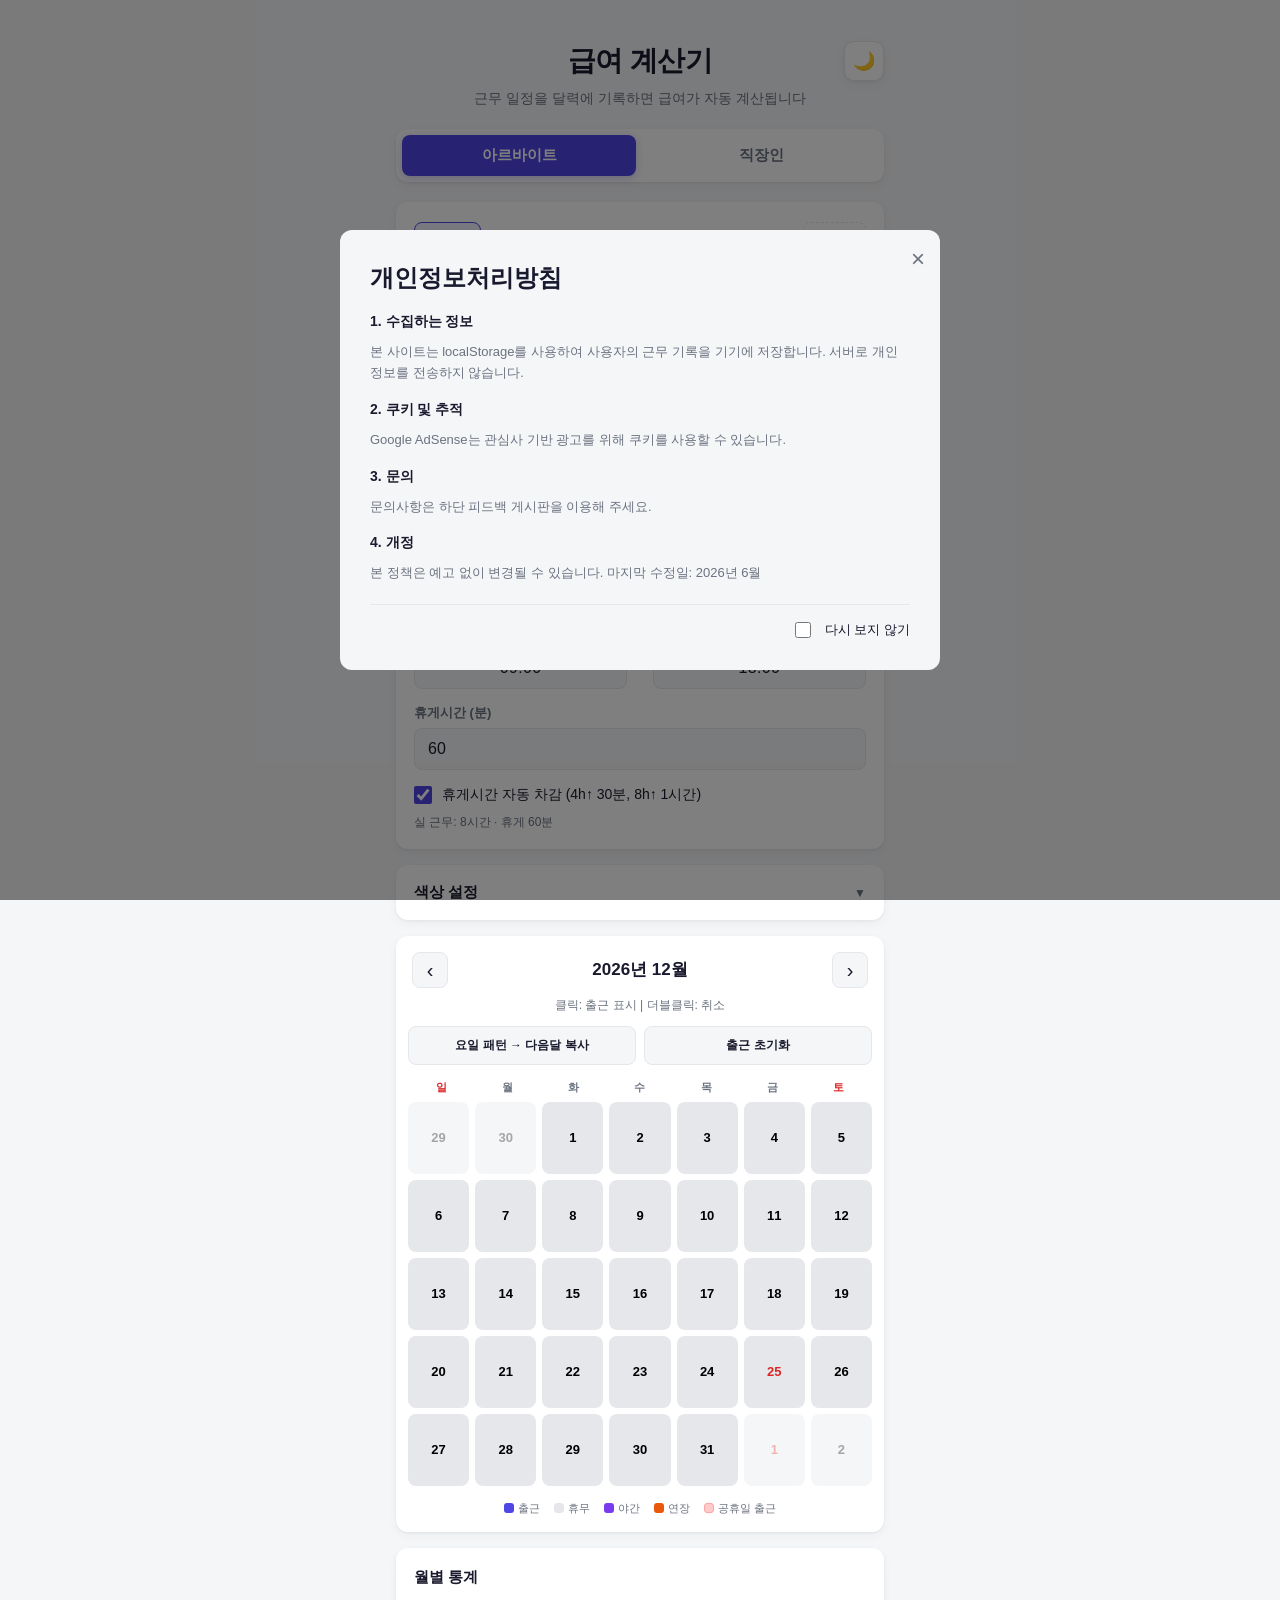
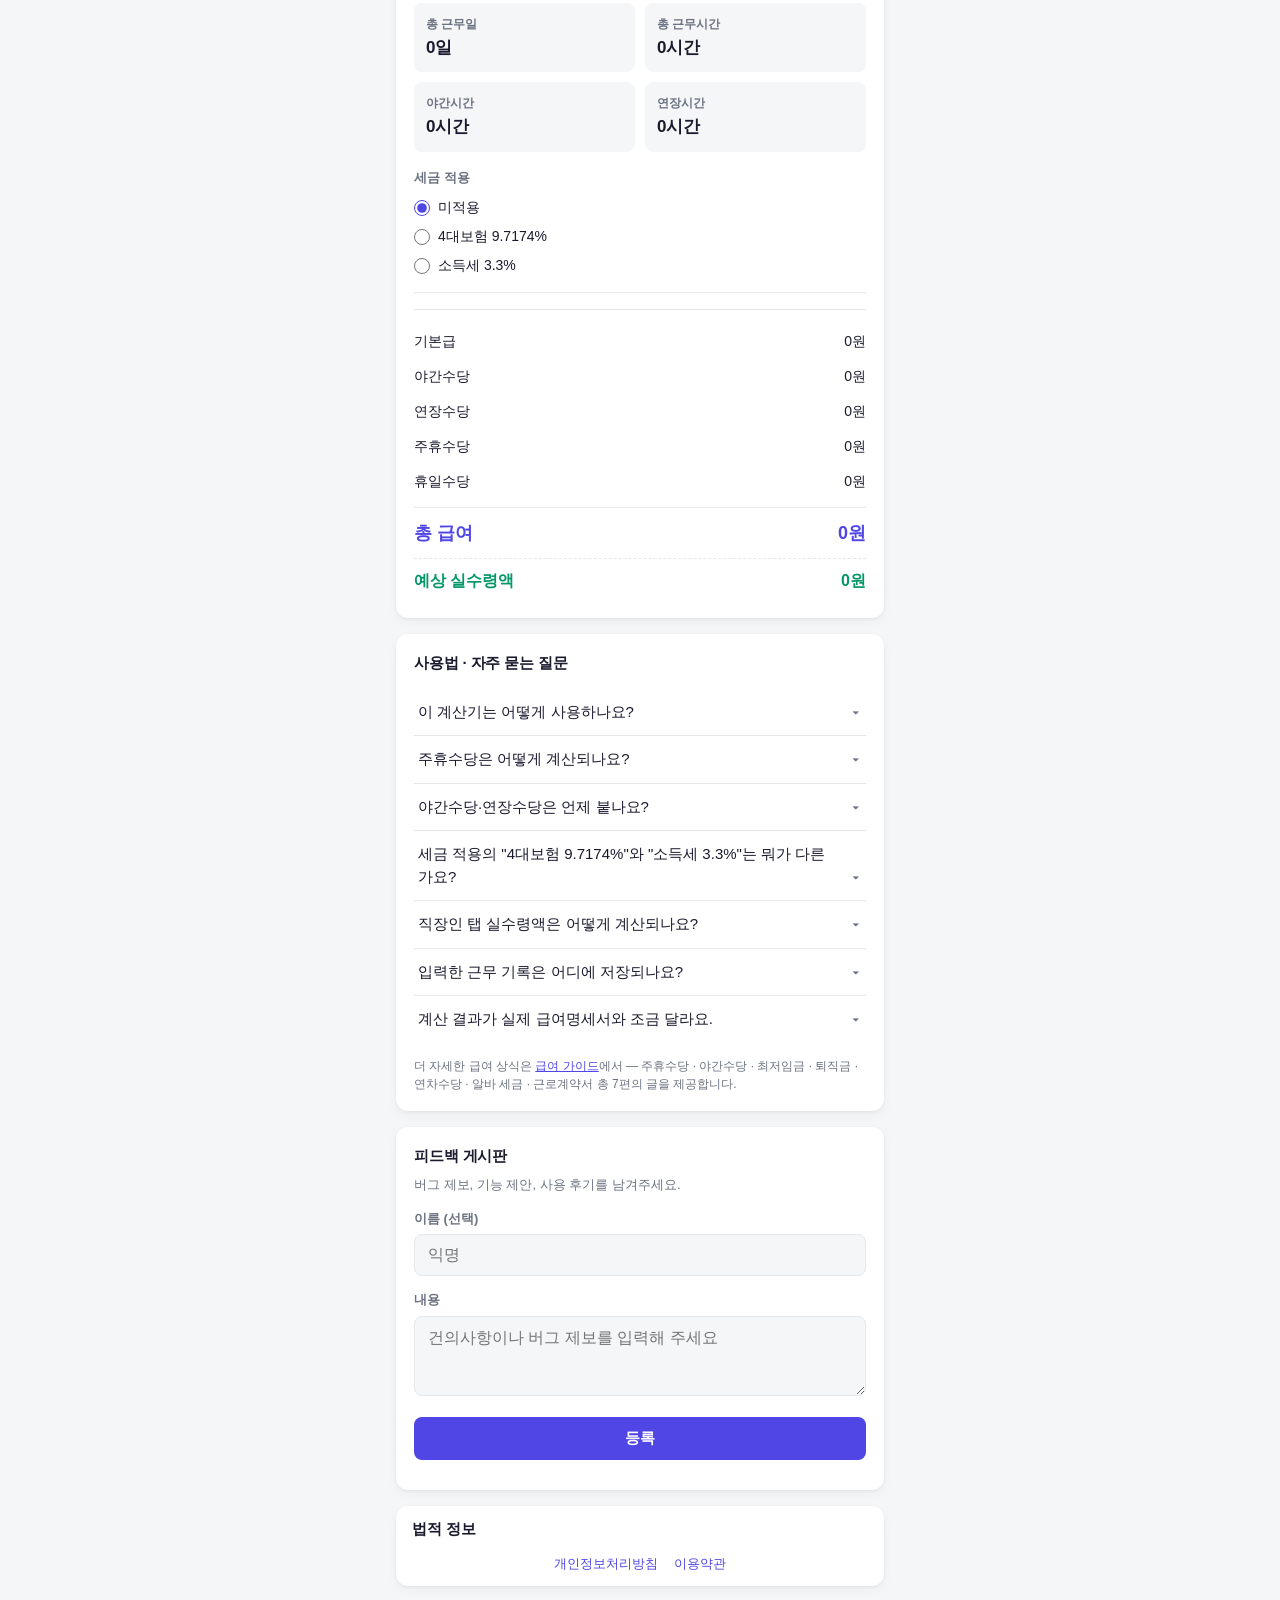
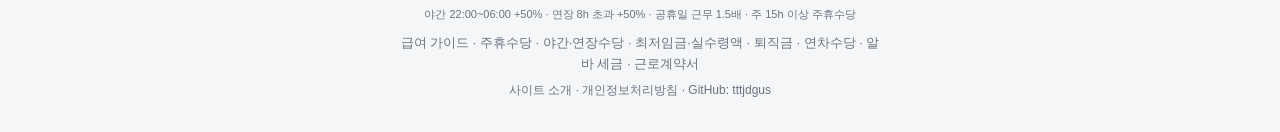
<file: index.html>
<!DOCTYPE html>
<html lang="ko">
<head>
  <meta charset="UTF-8">
  <meta name="viewport" content="width=device-width, initial-scale=1.0">
  <title>급여 계산기</title>
  <meta name="description" content="알바 급여 계산기 - 시급, 주휴수당, 야간수당, 연장수당 자동 계산. 달력으로 근무일 기록하면 급여가 자동 계산됩니다.">
  <meta name="keywords" content="알바 급여 계산기, 주휴수당 계산기, 시급 계산기, 야간수당, 연장수당, 직장인 급여 계산기">
  <meta property="og:title" content="급여 계산기 - 알바·직장인 급여 자동 계산">
  <meta property="og:description" content="시급, 주휴수당, 야간수당, 연장수당 자동 계산. 달력으로 근무일 기록하면 월급여가 자동 계산됩니다.">
  <meta property="og:type" content="website">
  <link rel="stylesheet" href="style.css?v=2">
  <script async src="https://pagead2.googlesyndication.com/pagead/js/adsbygoogle.js?client=ca-pub-8778431658814007"
     crossorigin="anonymous"></script>
  <script type="application/ld+json">
  {
    "@context": "https://schema.org",
    "@type": "FAQPage",
    "mainEntity": [
      {
        "@type": "Question",
        "name": "주휴수당은 어떻게 계산되나요?",
        "acceptedAnswer": { "@type": "Answer", "text": "한 주(월~일) 근무시간이 15시간 이상이면 (주 근무시간 ÷ 40, 최대 1) × 8시간 × 시급으로 계산합니다. 주 40시간 이상 일했다면 하루치(8시간) 임금이 주휴수당입니다." }
      },
      {
        "@type": "Question",
        "name": "야간수당과 연장수당은 언제 붙나요?",
        "acceptedAnswer": { "@type": "Answer", "text": "밤 10시~오전 6시 근무는 야간근로로 시급의 50%가 추가되고, 하루 8시간을 넘긴 시간은 연장근로로 50%가 추가됩니다. 두 조건이 겹치면 가산율이 합산됩니다. 가산수당은 5인 이상 사업장에 적용됩니다." }
      },
      {
        "@type": "Question",
        "name": "4대보험 공제와 3.3% 원천징수는 뭐가 다른가요?",
        "acceptedAnswer": { "@type": "Answer", "text": "4대보험 공제(2026년 근로자 부담 합계 약 9.72%)는 근로소득으로 처리되는 경우이고, 3.3%는 프리랜서(사업소득)로 처리될 때의 원천징수율입니다. 사업소득 처리 시 고용보험이 없어 원칙적으로 실업급여를 받을 수 없습니다." }
      },
      {
        "@type": "Question",
        "name": "직장인 실수령액은 어떻게 계산되나요?",
        "acceptedAnswer": { "@type": "Answer", "text": "연봉 또는 월급에서 비과세액을 뺀 금액에 2026년 4대보험 요율(국민연금 4.75%, 건강보험 3.595%, 장기요양, 고용보험 0.9%)을 적용하고, 소득세는 국세청 근로소득 간이세액표로 계산합니다." }
      },
      {
        "@type": "Question",
        "name": "입력한 근무 기록은 어디에 저장되나요?",
        "acceptedAnswer": { "@type": "Answer", "text": "모든 데이터는 사용 중인 브라우저(localStorage)에만 저장되며 서버로 전송되지 않습니다. 브라우저 데이터를 삭제하면 기록도 함께 삭제됩니다." }
      }
    ]
  }
  </script>
</head>
<body>
  <div class="container">
    <header>
      <div class="header-row">
        <h1>급여 계산기</h1>
        <button type="button" class="theme-toggle" id="themeToggle" aria-label="다크모드 전환" title="다크모드 전환">
          <span class="theme-icon theme-icon-moon" aria-hidden="true">🌙</span>
          <span class="theme-icon theme-icon-sun" aria-hidden="true">☀️</span>
        </button>
      </div>
      <p class="subtitle">근무 일정을 달력에 기록하면 급여가 자동 계산됩니다</p>
    </header>

    <nav class="tab-nav" role="tablist" aria-label="급여 계산기 유형">
      <button type="button" class="tab-btn active" role="tab" id="tabBtnParttime" aria-selected="true" aria-controls="tabParttime" data-tab="parttime">아르바이트</button>
      <button type="button" class="tab-btn" role="tab" id="tabBtnEmployee" aria-selected="false" aria-controls="tabEmployee" data-tab="employee">직장인</button>
    </nav>

    <main id="tabParttime" class="tab-panel active" role="tabpanel" aria-labelledby="tabBtnParttime">
      <!-- 알바 탭 -->
      <section class="card job-bar">
        <div class="job-nav">
          <div class="job-tabs" id="jobTabs" role="tablist" aria-label="알바 목록"></div>
          <button type="button" class="add-job-btn" id="addJobBtn" title="알바 추가">+ 알바</button>
        </div>
      </section>

      <!-- 시급 설정 -->
      <section class="card">
        <h2 class="section-title">알바 설정</h2>
        <div class="input-group">
          <label for="jobName">알바 이름</label>
          <input type="text" id="jobName" placeholder="예: 카페, 편의점" maxlength="20">
        </div>
        <div class="input-group">
          <label for="hourlyWage">시급 (원)</label>
          <input type="number" id="hourlyWage" value="10320" min="0" step="10" inputmode="numeric">
        </div>
        <label class="checkbox-row">
          <input type="checkbox" id="autoMinWage" checked>
          <span>올해 최저시급 자동 적용 (<span id="minWageLabel">2026년 10,320원</span>)</span>
        </label>
      </section>

      <!-- 근무시간 입력 -->
      <section class="card">
        <h2 class="section-title">기본 근무시간</h2>
        <div class="time-row">
          <div class="input-group">
            <label for="startTime">출근 (24h)</label>
            <input type="text" class="time-input-24" id="startTime" value="09:00" placeholder="09:00" inputmode="numeric" maxlength="5" autocomplete="off">
          </div>
          <span class="time-sep">~</span>
          <div class="input-group">
            <label for="endTime">퇴근 (24h)</label>
            <input type="text" class="time-input-24" id="endTime" value="18:00" placeholder="18:00" inputmode="numeric" maxlength="5" autocomplete="off">
          </div>
        </div>
        <div class="input-group">
          <label for="breakMinutes">휴게시간 (분)</label>
          <input type="number" id="breakMinutes" value="60" min="0" step="5" inputmode="numeric">
        </div>
        <label class="checkbox-row">
          <input type="checkbox" id="autoBreak" checked>
          <span>휴게시간 자동 차감 (4h↑ 30분, 8h↑ 1시간)</span>
        </label>
        <p class="hint" id="defaultHoursHint">실 근무: 8시간</p>
      </section>

      <!-- 색상 설정 -->
      <section class="card collapsible">
        <button type="button" class="collapse-toggle" id="colorToggle" aria-expanded="false">
          <h2 class="section-title">색상 설정</h2>
          <span class="collapse-icon">▼</span>
        </button>
        <div class="collapse-body" id="colorPanel" hidden>
          <div class="color-grid">
            <label class="color-item">
              <span>출근</span>
              <input type="color" id="colorWork" value="#4f46e5">
            </label>
            <label class="color-item">
              <span>휴무</span>
              <input type="color" id="colorOff" value="#e5e7eb">
            </label>
            <label class="color-item">
              <span>야간포함</span>
              <input type="color" id="colorNight" value="#7c3aed">
            </label>
            <label class="color-item">
              <span>연장포함</span>
              <input type="color" id="colorOvertime" value="#ea580c">
            </label>
            <label class="color-item">
              <span>배경</span>
              <input type="color" id="colorBg" value="#f5f6f8">
            </label>
          </div>
        </div>
      </section>

      <!-- 달력 -->
      <section class="card calendar-section">
        <div class="calendar-header">
          <button type="button" class="nav-btn" id="prevMonth" aria-label="이전 달">‹</button>
          <h2 class="calendar-title" id="calendarTitle">2026년 6월</h2>
          <button type="button" class="nav-btn" id="nextMonth" aria-label="다음 달">›</button>
        </div>
        <p class="calendar-hint">클릭: 출근 표시 | 더블클릭: 취소</p>
        <div class="calendar-actions">
          <button type="button" class="copy-pattern-btn" id="copyPatternBtn">요일 패턴 → 다음달 복사</button>
          <button type="button" class="reset-month-btn" id="resetMonthBtn">출근 초기화</button>
        </div>
        <div class="calendar-weekdays">
          <span>일</span><span>월</span><span>화</span><span>수</span><span>목</span><span>금</span><span>토</span>
        </div>
        <div class="calendar-grid" id="calendarGrid"></div>
        <div class="calendar-legend">
          <span><i class="dot work"></i>출근</span>
          <span><i class="dot off"></i>휴무</span>
          <span><i class="dot night"></i>야간</span>
          <span><i class="dot overtime"></i>연장</span>
          <span><i class="dot holiday-work"></i>공휴일 출근</span>
        </div>
      </section>

      <!-- 선택 날짜 상세 -->
      <section class="card day-detail" id="dayDetail" hidden>
        <h2 class="section-title" id="dayDetailTitle">6월 15일 (월)</h2>
        <label class="checkbox-row">
          <input type="checkbox" id="dayWorkToggle">
          <span>근무일</span>
        </label>
        <div class="time-row" id="dayTimeFields">
          <div class="input-group">
            <label for="dayStartTime">출근 (24h)</label>
            <input type="text" class="time-input-24" id="dayStartTime" placeholder="09:00" inputmode="numeric" maxlength="5" autocomplete="off">
          </div>
          <span class="time-sep">~</span>
          <div class="input-group">
            <label for="dayEndTime">퇴근 (24h)</label>
            <input type="text" class="time-input-24" id="dayEndTime" placeholder="18:00" inputmode="numeric" maxlength="5" autocomplete="off">
          </div>
        </div>
        <div class="input-group" id="dayBreakField">
          <label for="dayBreakMinutes">휴게 (분)</label>
          <input type="number" id="dayBreakMinutes" min="0" step="5" inputmode="numeric">
        </div>
        <div class="input-group">
          <label for="dayCustomHours">근무시간 직접 입력 (시간, 비우면 자동)</label>
          <input type="number" id="dayCustomHours" min="0" max="24" step="0.5" placeholder="자동 계산" inputmode="decimal">
        </div>
        <div class="input-group">
          <label for="dayMemo">메모 (대타/조퇴/지각 등)</label>
          <input type="text" id="dayMemo" placeholder="메모 입력">
        </div>
        <p class="hint" id="dayCalcHint"></p>
      </section>

      <!-- 월별 통계 -->
      <section class="card stats-section" aria-live="polite">
        <h2 class="section-title">월별 통계</h2>

        <div class="stats-grid">
          <div class="stat-item">
            <span class="stat-label">총 근무일</span>
            <span class="stat-value" id="statWorkDays">0일</span>
          </div>
          <div class="stat-item">
            <span class="stat-label">총 근무시간</span>
            <span class="stat-value" id="statTotalHours">0시간</span>
          </div>
          <div class="stat-item">
            <span class="stat-label">야간시간</span>
            <span class="stat-value" id="statNightHours">0시간</span>
          </div>
          <div class="stat-item">
            <span class="stat-label">연장시간</span>
            <span class="stat-value" id="statOvertimeHours">0시간</span>
          </div>
        </div>

        <div class="tax-options">
          <span class="tax-label">세금 적용</span>
          <div class="tax-radio-group">
            <label class="tax-radio">
              <input type="radio" name="taxMode" value="none" checked>
              <span>미적용</span>
            </label>
            <label class="tax-radio">
              <input type="radio" name="taxMode" value="insurance">
              <span>4대보험 9.7174%</span>
            </label>
            <label class="tax-radio">
              <input type="radio" name="taxMode" value="income">
              <span>소득세 3.3%</span>
            </label>
          </div>
        </div>

        <div class="pay-breakdown">
          <div class="pay-row">
            <span>기본급</span>
            <span id="payBase">0원</span>
          </div>
          <div class="pay-row">
            <span>야간수당</span>
            <span id="payNight">0원</span>
          </div>
          <div class="pay-row">
            <span>연장수당</span>
            <span id="payOvertime">0원</span>
          </div>
          <div class="pay-row">
            <span>주휴수당</span>
            <span id="payWeeklyHoliday">0원</span>
          </div>
          <div class="pay-row">
            <span>휴일수당</span>
            <span id="payHoliday">0원</span>
          </div>
          <div class="pay-row total">
            <span>총 급여</span>
            <span id="payTotal">0원</span>
          </div>
          <div class="pay-row net">
            <span>예상 실수령액</span>
            <span id="payNet">0원</span>
          </div>
        </div>
      </section>
    </main>

    <section id="tabEmployee" class="tab-panel" role="tabpanel" aria-labelledby="tabBtnEmployee" hidden>
      <section id="employeeSettings" class="card">
        <h2 class="section-title">급여 설정</h2>

        <div class="tax-options" style="margin-top: 0;">
          <span class="tax-label">급여 기준</span>
          <div class="tax-radio-group">
            <label class="tax-radio">
              <input type="radio" name="salaryMode" value="annual" checked>
              <span>연봉</span>
            </label>
            <label class="tax-radio">
              <input type="radio" name="salaryMode" value="monthly">
              <span>월급</span>
            </label>
          </div>
        </div>

        <div class="input-group">
          <label for="employeeSalary" id="employeeSalaryLabel">연봉 (원)</label>
          <input type="number" id="employeeSalary" value="36000000" min="0" step="100000" inputmode="numeric">
          <p class="hint" id="employeeSalaryHint"></p>
        </div>

        <div class="input-group">
          <label for="employeeNonTaxable">월 비과세액 (원)</label>
          <input type="number" id="employeeNonTaxable" value="200000" min="0" step="10000" inputmode="numeric">
          <p class="hint">식대 등 세금·4대보험을 매기지 않는 금액. 기본값은 식대 20만 원입니다</p>
        </div>

        <div class="input-group">
          <label for="employeeFamilyCount">공제대상 가족 수 (본인 포함)</label>
          <select id="employeeFamilyCount">
            <option value="1" selected>1명 (본인만)</option>
            <option value="2">2명</option>
            <option value="3">3명</option>
            <option value="4">4명</option>
            <option value="5">5명</option>
            <option value="6">6명</option>
            <option value="7">7명</option>
            <option value="8">8명</option>
            <option value="9">9명</option>
            <option value="10">10명</option>
            <option value="11">11명 이상</option>
          </select>
        </div>

        <div class="input-group">
          <label for="employeeChildCount">그중 8세 이상 20세 이하 자녀 수</label>
          <select id="employeeChildCount">
            <option value="0" selected>없음</option>
            <option value="1">1명</option>
            <option value="2">2명</option>
            <option value="3">3명</option>
            <option value="4">4명</option>
            <option value="5">5명</option>
          </select>
        </div>
      </section>

      <section id="employeeResults" class="card employee-stats-section" aria-live="polite">
        <h2 class="section-title">급여 명세 (2026년 요율)</h2>

        <div class="stats-grid">
          <div class="stat-item">
            <span class="stat-label">월 급여 (세전)</span>
            <span class="stat-value" id="empMonthlyGross">0원</span>
          </div>
          <div class="stat-item">
            <span class="stat-label">월 실수령액</span>
            <span class="stat-value" id="empMonthlyNetTop">0원</span>
          </div>
          <div class="stat-item">
            <span class="stat-label">월 공제 합계</span>
            <span class="stat-value" id="empTotalDeductionTop">0원</span>
          </div>
          <div class="stat-item">
            <span class="stat-label">연 실수령액</span>
            <span class="stat-value" id="empAnnualNet">0원</span>
          </div>
        </div>

        <div class="deduction-section">
          <h3 style="font-size: 14px; margin-bottom: 10px; color: var(--text-muted);">공제 항목</h3>
          <div class="pay-breakdown">
            <div class="pay-row">
              <span>국민연금 (4.75%)</span>
              <span id="empNationalPension">0원</span>
            </div>
            <div class="pay-row">
              <span>건강보험 (3.595%)</span>
              <span id="empHealthInsurance">0원</span>
            </div>
            <div class="pay-row">
              <span>장기요양 (건강보험료의 13.14%)</span>
              <span id="empLongTermCare">0원</span>
            </div>
            <div class="pay-row">
              <span>고용보험 (0.9%)</span>
              <span id="empEmploymentInsurance">0원</span>
            </div>
            <div class="pay-row">
              <span>근로소득세 (간이세액표)</span>
              <span id="empIncomeTax">0원</span>
            </div>
            <div class="pay-row">
              <span>지방소득세 (소득세의 10%)</span>
              <span id="empLocalTax">0원</span>
            </div>
            <div class="pay-row" style="border-top: 1px solid var(--border); padding-top: 10px; margin-top: 10px;">
              <span>총 공제액</span>
              <span id="empTotalDeduction">0원</span>
            </div>
            <div class="pay-row net">
              <span>예상 실수령액</span>
              <span id="empMonthlyNet">0원</span>
            </div>
          </div>
        </div>

        <p class="hint" style="margin-top: 12px;">
          2026년 근로자 부담 요율(국민연금 4.75%·건강보험 3.595%·장기요양·고용보험 0.9%)과 국세청 근로소득
          간이세액표(원천징수 100% 기준)를 적용한 예상치입니다. 국민연금은 기준소득월액 상한이 적용되며,
          실제 지급액은 회사 규정과 연말정산에 따라 달라질 수 있습니다.
        </p>
      </section>
    </section>
    

    <!-- 사용법 · 자주 묻는 질문 -->
    <section class="card faq-section" id="faqSection">
      <h2 class="section-title">사용법 · 자주 묻는 질문</h2>

      <details class="faq-item">
        <summary>이 계산기는 어떻게 사용하나요?</summary>
        <div class="faq-body">
          <ol>
            <li>알바 탭에서 시급과 기본 근무시간(출근·퇴근·휴게)을 설정합니다.</li>
            <li>달력에서 일한 날짜를 클릭하면 출근일로 기록됩니다. 날짜별로 시간을 다르게 입력할 수도 있습니다.</li>
            <li>아래 월별 통계에서 기본급·야간·연장·주휴수당이 합산된 월 급여를 확인합니다.</li>
            <li>입력한 기록은 브라우저에 자동 저장되므로, 매일 출근할 때마다 클릭 한 번이면 됩니다.</li>
          </ol>
        </div>
      </details>

      <details class="faq-item">
        <summary>주휴수당은 어떻게 계산되나요?</summary>
        <div class="faq-body">
          <p>한 주(월~일) 근무시간이 15시간 이상이면 <strong>(주 근무시간 ÷ 40, 최대 1) × 8시간 × 시급</strong>으로 계산해 그 주의 일요일이 속한 달에 합산합니다. 주 40시간 이상 일했다면 하루치(8시간) 임금이 주휴수당입니다. 자세한 내용은 <a href="guide/jhuhyu-sudang.html">주휴수당 가이드</a>를 참고하세요.</p>
        </div>
      </details>

      <details class="faq-item">
        <summary>야간수당·연장수당은 언제 붙나요?</summary>
        <div class="faq-body">
          <p>밤 10시~오전 6시 근무는 야간근로로 시급의 50%가 추가되고, 하루 8시간을 넘긴 시간은 연장근로로 50%가 추가됩니다. 두 조건이 겹치면 가산율이 합산됩니다. 단, 가산수당은 5인 이상 사업장에 적용됩니다. <a href="guide/yagan-yeonjang-hyuil.html">야간·연장·휴일수당 가이드</a>에서 예시를 볼 수 있습니다.</p>
        </div>
      </details>

      <details class="faq-item">
        <summary>세금 적용의 "4대보험 9.7174%"와 "소득세 3.3%"는 뭐가 다른가요?</summary>
        <div class="faq-body">
          <p>4대보험 9.7174%는 2026년 근로자 부담 요율 합계(국민연금 4.75% + 건강보험 3.595% + 장기요양 0.4724% + 고용보험 0.9%)로, 근로소득으로 처리되는 알바에 해당합니다. 3.3%는 프리랜서(사업소득)로 처리될 때의 원천징수율입니다. 차이는 <a href="guide/alba-segeum.html">알바 세금 가이드</a>에 정리했습니다.</p>
        </div>
      </details>

      <details class="faq-item">
        <summary>직장인 탭 실수령액은 어떻게 계산되나요?</summary>
        <div class="faq-body">
          <p>연봉 또는 월급에서 비과세액을 뺀 금액을 기준으로 2026년 4대보험 요율을 적용하고, 소득세는 <strong>국세청 근로소득 간이세액표(소득세법 시행령 별표 2)</strong> 원본 데이터로 계산합니다. 실제 원천징수와 동일한 기준이지만, 연말정산과 회사 규정에 따라 최종 금액은 달라질 수 있습니다.</p>
        </div>
      </details>

      <details class="faq-item">
        <summary>입력한 근무 기록은 어디에 저장되나요?</summary>
        <div class="faq-body">
          <p>모든 데이터는 사용 중인 브라우저(localStorage)에만 저장되며 서버로 전송되지 않습니다. 같은 기기·같은 브라우저에서 다시 열면 기록이 그대로 유지되고, 브라우저 데이터를 삭제하면 기록도 함께 삭제됩니다.</p>
        </div>
      </details>

      <details class="faq-item">
        <summary>계산 결과가 실제 급여명세서와 조금 달라요.</summary>
        <div class="faq-body">
          <p>회사마다 상여·수당 구성, 비과세 항목, 원천징수 비율(80%/100%/120%) 선택이 달라 차이가 생길 수 있습니다. 본 계산기는 법정 기준의 참고용 예상치이며, 급여가 법정 기준보다 계속 적다면 <a href="guide/geunro-gyeyakseo.html">근로계약서 가이드</a>와 <a href="guide/jhuhyu-sudang.html">주휴수당 가이드</a>를 확인해 보세요.</p>
        </div>
      </details>

      <p class="hint" style="margin-top: 14px;">
        더 자세한 급여 상식은 <a href="guide/" style="color: var(--primary);">급여 가이드</a>에서 —
        주휴수당 · 야간수당 · 최저임금 · 퇴직금 · 연차수당 · 알바 세금 · 근로계약서 총 7편의 글을 제공합니다.
      </p>
    </section>

    <section class="card feedback-section" id="feedbackSection">
      <h2 class="section-title">피드백 게시판</h2>
      <p class="feedback-desc">버그 제보, 기능 제안, 사용 후기를 남겨주세요.</p>
      
      <form id="feedbackForm" class="feedback-form" action="https://formspree.io/f/xykqjyne" method="POST">
        <input type="text" name="_gotcha" tabindex="-1" autocomplete="off" hidden aria-hidden="true">
        <div class="input-group">
          <label for="feedbackAuthor">이름 (선택)</label>
          <input type="text" id="feedbackAuthor" name="author" maxlength="20" placeholder="익명">
        </div>
        <div class="input-group">
          <label for="feedbackMessage">내용</label>
          <textarea id="feedbackMessage" name="message" rows="3" maxlength="500" placeholder="건의사항이나 버그 제보를 입력해 주세요" required></textarea>
        </div>
        <button type="submit" class="feedback-submit" id="feedbackSubmit">등록</button>
      </form>
      <p class="feedback-success" id="feedbackSuccess" hidden>피드백이 전송되었습니다. 감사합니다!</p>
      <p class="feedback-error" id="feedbackError" hidden></p>
    </section>

    <!-- 법적 정보 섹션 -->
    <section class="card legal-section" id="legalSection">
      <h2 class="section-title">법적 정보</h2>
      <nav class="legal-nav">
        <a href="#privacy" class="legal-link">개인정보처리방침</a>
        <a href="#terms" class="legal-link">이용약관</a>
      </nav>
    </section>

    <!-- 개인정보처리방침 모달 -->
    <div id="privacyModal" class="modal" hidden>
      <div class="modal-content">
        <button class="modal-close" onclick="closeModal('privacyModal')">×</button>
        <h2>개인정보처리방침</h2>
        <div class="modal-body">
          <h3>1. 수집하는 정보</h3>
          <p>본 사이트는 localStorage를 사용하여 사용자의 근무 기록을 기기에 저장합니다. 서버로 개인정보를 전송하지 않습니다.</p>
          
          <h3>2. 쿠키 및 추적</h3>
          <p>Google AdSense는 관심사 기반 광고를 위해 쿠키를 사용할 수 있습니다.</p>
          
          <h3>3. 문의</h3>
          <p>문의사항은 하단 피드백 게시판을 이용해 주세요.</p>
          
          <h3>4. 개정</h3>
          <p>본 정책은 예고 없이 변경될 수 있습니다. 마지막 수정일: 2026년 6월</p>
        </div>
        <div class="modal-footer">
          <label class="modal-dont-container"><input type="checkbox" class="modal-dont-checkbox" id="dontShowPrivacy"> 다시 보지 않기</label>
        </div>
      </div>
    </div>

    <!-- 이용약관 모달 -->
    <div id="termsModal" class="modal" hidden>
      <div class="modal-content">
        <button class="modal-close" onclick="closeModal('termsModal')">×</button>
        <h2>이용약관</h2>
        <div class="modal-body">
          <h3>1. 서비스 이용</h3>
          <p>본 사이트는 급여 계산 참고용입니다. 정확한 급여 계산은 회계사 또는 HR 담당자와 상담하시기 바랍니다.</p>
          
          <h3>2. 면책</h3>
          <p>본 사이트의 계산 결과로 인한 손해에 대해 책임지지 않습니다.</p>
          
          <h3>3. 지적재산권</h3>
          <p>본 사이트의 콘텐츠는 저작권 보호를 받습니다.</p>
          
          <h3>4. 정책 변경</h3>
          <p>이용약관은 예고 없이 변경될 수 있습니다.</p>
        </div>
        <div class="modal-footer">
          <label class="modal-dont-container"><input type="checkbox" class="modal-dont-checkbox" id="dontShowTerms"> 다시 보지 않기</label>
        </div>
      </div>
    </div>

    <footer id="appFooter">
      <p>야간 22:00~06:00 +50% · 연장 8h 초과 +50% · 공휴일 근무 1.5배 · 주 15h 이상 주휴수당</p>
      <p style="margin-top: 10px; font-size: 13px;">
        <a href="guide/" style="color: var(--text-muted); text-decoration: none;">급여 가이드</a> ·
        <a href="guide/jhuhyu-sudang.html" style="color: var(--text-muted); text-decoration: none;">주휴수당</a> ·
        <a href="guide/yagan-yeonjang-hyuil.html" style="color: var(--text-muted); text-decoration: none;">야간·연장수당</a> ·
        <a href="guide/choejeo-imgeum-silsuryeong.html" style="color: var(--text-muted); text-decoration: none;">최저임금·실수령액</a> ·
        <a href="guide/toejikgeum.html" style="color: var(--text-muted); text-decoration: none;">퇴직금</a> ·
        <a href="guide/yeoncha-sudang.html" style="color: var(--text-muted); text-decoration: none;">연차수당</a> ·
        <a href="guide/alba-segeum.html" style="color: var(--text-muted); text-decoration: none;">알바 세금</a> ·
        <a href="guide/geunro-gyeyakseo.html" style="color: var(--text-muted); text-decoration: none;">근로계약서</a>
      </p>
      <p style="margin-top: 6px; font-size: 12px;">
        <a href="about.html" style="color: var(--text-muted); text-decoration: none;">사이트 소개</a> ·
        <a href="privacy.html" style="color: var(--text-muted); text-decoration: none;">개인정보처리방침</a> ·
        <a href="https://github.com/tttjdgus" target="_blank" rel="noopener" style="color: var(--text-muted); text-decoration: none;">GitHub: tttjdgus</a>
      </p>
    </footer>
  </div>

  <script src="tax-table.js"></script>
  <script src="script.js?v=2"></script>
</body>
</html>
</file>
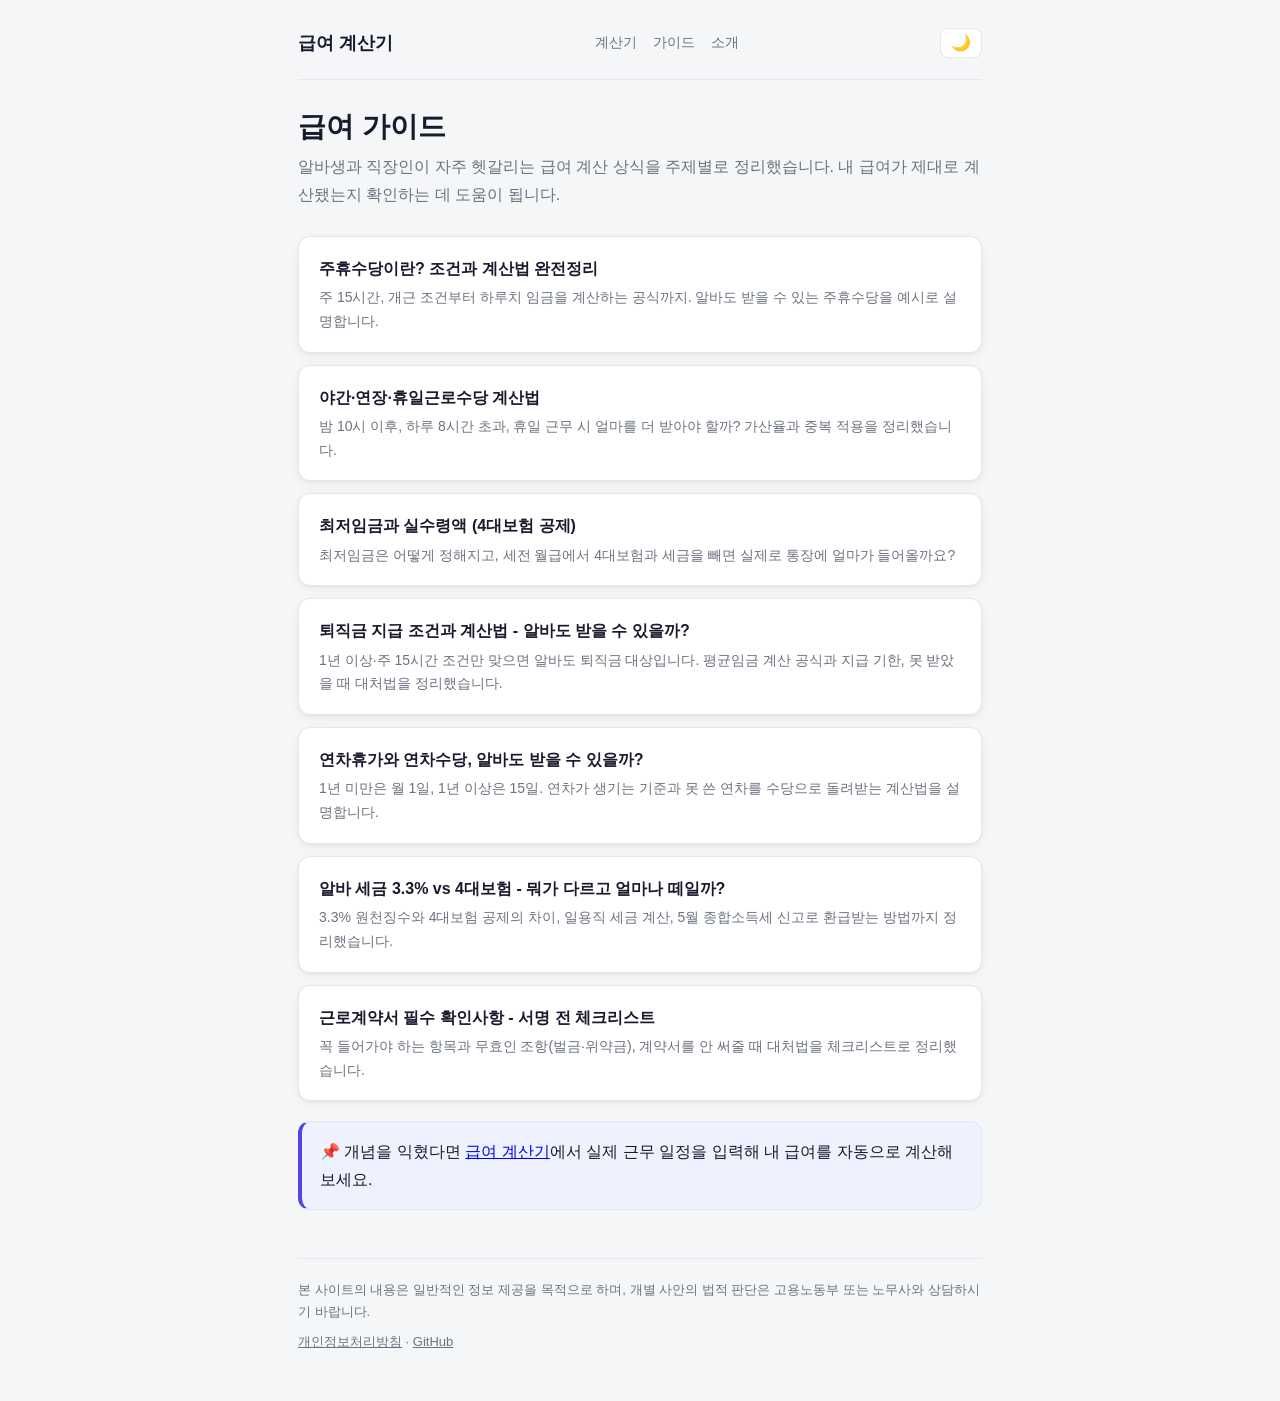
<file: guide/index.html>
<!DOCTYPE html>
<html lang="ko">
<head>
  <meta charset="UTF-8">
  <meta name="viewport" content="width=device-width, initial-scale=1.0">
  <title>급여 가이드 - 주휴수당·야간수당·최저임금 총정리</title>
  <meta name="description" content="알바·직장인이 꼭 알아야 할 급여 상식. 주휴수당 조건과 계산법, 야간·연장·휴일수당, 최저임금과 4대보험 공제 후 실수령액까지 쉽게 정리했습니다.">
  <meta property="og:title" content="급여 가이드 - 주휴수당·야간수당·최저임금 총정리">
  <meta property="og:description" content="알바·직장인이 꼭 알아야 할 급여 상식을 쉽게 정리했습니다.">
  <meta property="og:type" content="website">
  <link rel="canonical" href="https://tttjdgus.github.io/guide/">
  <link rel="stylesheet" href="../guide.css?v=2">
  <script>(function(){try{var t=localStorage.getItem("theme");if(t)document.documentElement.setAttribute("data-theme",t);}catch(e){}})();</script>
  <script async src="https://pagead2.googlesyndication.com/pagead/js/adsbygoogle.js?client=ca-pub-8778431658814007" crossorigin="anonymous"></script>
</head>
<body>
  <div class="container">
    <nav class="site-nav">
      <a href="../" class="brand">급여 계산기</a>
      <div class="nav-links">
        <a href="../">계산기</a>
        <a href="./">가이드</a>
        <a href="../about.html">소개</a>
      </div>
      <button type="button" class="theme-toggle" id="themeToggle" aria-label="다크모드 전환">🌙</button>
    </nav>

    <article>
      <h1>급여 가이드</h1>
      <p class="lead">알바생과 직장인이 자주 헷갈리는 급여 계산 상식을 주제별로 정리했습니다. 내 급여가 제대로 계산됐는지 확인하는 데 도움이 됩니다.</p>

      <ul class="card-list">
        <li>
          <a href="jhuhyu-sudang.html">
            <div class="title">주휴수당이란? 조건과 계산법 완전정리</div>
            <div class="desc">주 15시간, 개근 조건부터 하루치 임금을 계산하는 공식까지. 알바도 받을 수 있는 주휴수당을 예시로 설명합니다.</div>
          </a>
        </li>
        <li>
          <a href="yagan-yeonjang-hyuil.html">
            <div class="title">야간·연장·휴일근로수당 계산법</div>
            <div class="desc">밤 10시 이후, 하루 8시간 초과, 휴일 근무 시 얼마를 더 받아야 할까? 가산율과 중복 적용을 정리했습니다.</div>
          </a>
        </li>
        <li>
          <a href="choejeo-imgeum-silsuryeong.html">
            <div class="title">최저임금과 실수령액 (4대보험 공제)</div>
            <div class="desc">최저임금은 어떻게 정해지고, 세전 월급에서 4대보험과 세금을 빼면 실제로 통장에 얼마가 들어올까요?</div>
          </a>
        </li>
        <li>
          <a href="toejikgeum.html">
            <div class="title">퇴직금 지급 조건과 계산법 - 알바도 받을 수 있을까?</div>
            <div class="desc">1년 이상·주 15시간 조건만 맞으면 알바도 퇴직금 대상입니다. 평균임금 계산 공식과 지급 기한, 못 받았을 때 대처법을 정리했습니다.</div>
          </a>
        </li>
        <li>
          <a href="yeoncha-sudang.html">
            <div class="title">연차휴가와 연차수당, 알바도 받을 수 있을까?</div>
            <div class="desc">1년 미만은 월 1일, 1년 이상은 15일. 연차가 생기는 기준과 못 쓴 연차를 수당으로 돌려받는 계산법을 설명합니다.</div>
          </a>
        </li>
        <li>
          <a href="alba-segeum.html">
            <div class="title">알바 세금 3.3% vs 4대보험 - 뭐가 다르고 얼마나 떼일까?</div>
            <div class="desc">3.3% 원천징수와 4대보험 공제의 차이, 일용직 세금 계산, 5월 종합소득세 신고로 환급받는 방법까지 정리했습니다.</div>
          </a>
        </li>
        <li>
          <a href="geunro-gyeyakseo.html">
            <div class="title">근로계약서 필수 확인사항 - 서명 전 체크리스트</div>
            <div class="desc">꼭 들어가야 하는 항목과 무효인 조항(벌금·위약금), 계약서를 안 써줄 때 대처법을 체크리스트로 정리했습니다.</div>
          </a>
        </li>
      </ul>

      <div class="callout">
        <p>📌 개념을 익혔다면 <a href="../">급여 계산기</a>에서 실제 근무 일정을 입력해 내 급여를 자동으로 계산해 보세요.</p>
      </div>
    </article>

    <footer class="page-footer">
      <p>본 사이트의 내용은 일반적인 정보 제공을 목적으로 하며, 개별 사안의 법적 판단은 고용노동부 또는 노무사와 상담하시기 바랍니다.</p>
      <p style="margin-top:8px;"><a href="../privacy.html">개인정보처리방침</a> · <a href="https://github.com/tttjdgus" target="_blank" rel="noopener">GitHub</a></p>
    </footer>
  </div>

  <script>
    var btn = document.getElementById("themeToggle");
    function sync(){ btn.textContent = (document.documentElement.getAttribute("data-theme")==="dark") ? "☀️" : "🌙"; }
    sync();
    btn.addEventListener("click", function(){
      var next = (document.documentElement.getAttribute("data-theme")==="dark") ? "light" : "dark";
      document.documentElement.setAttribute("data-theme", next);
      try{ localStorage.setItem("theme", next); }catch(e){}
      sync();
    });
  </script>
</body>
</html>
</file>
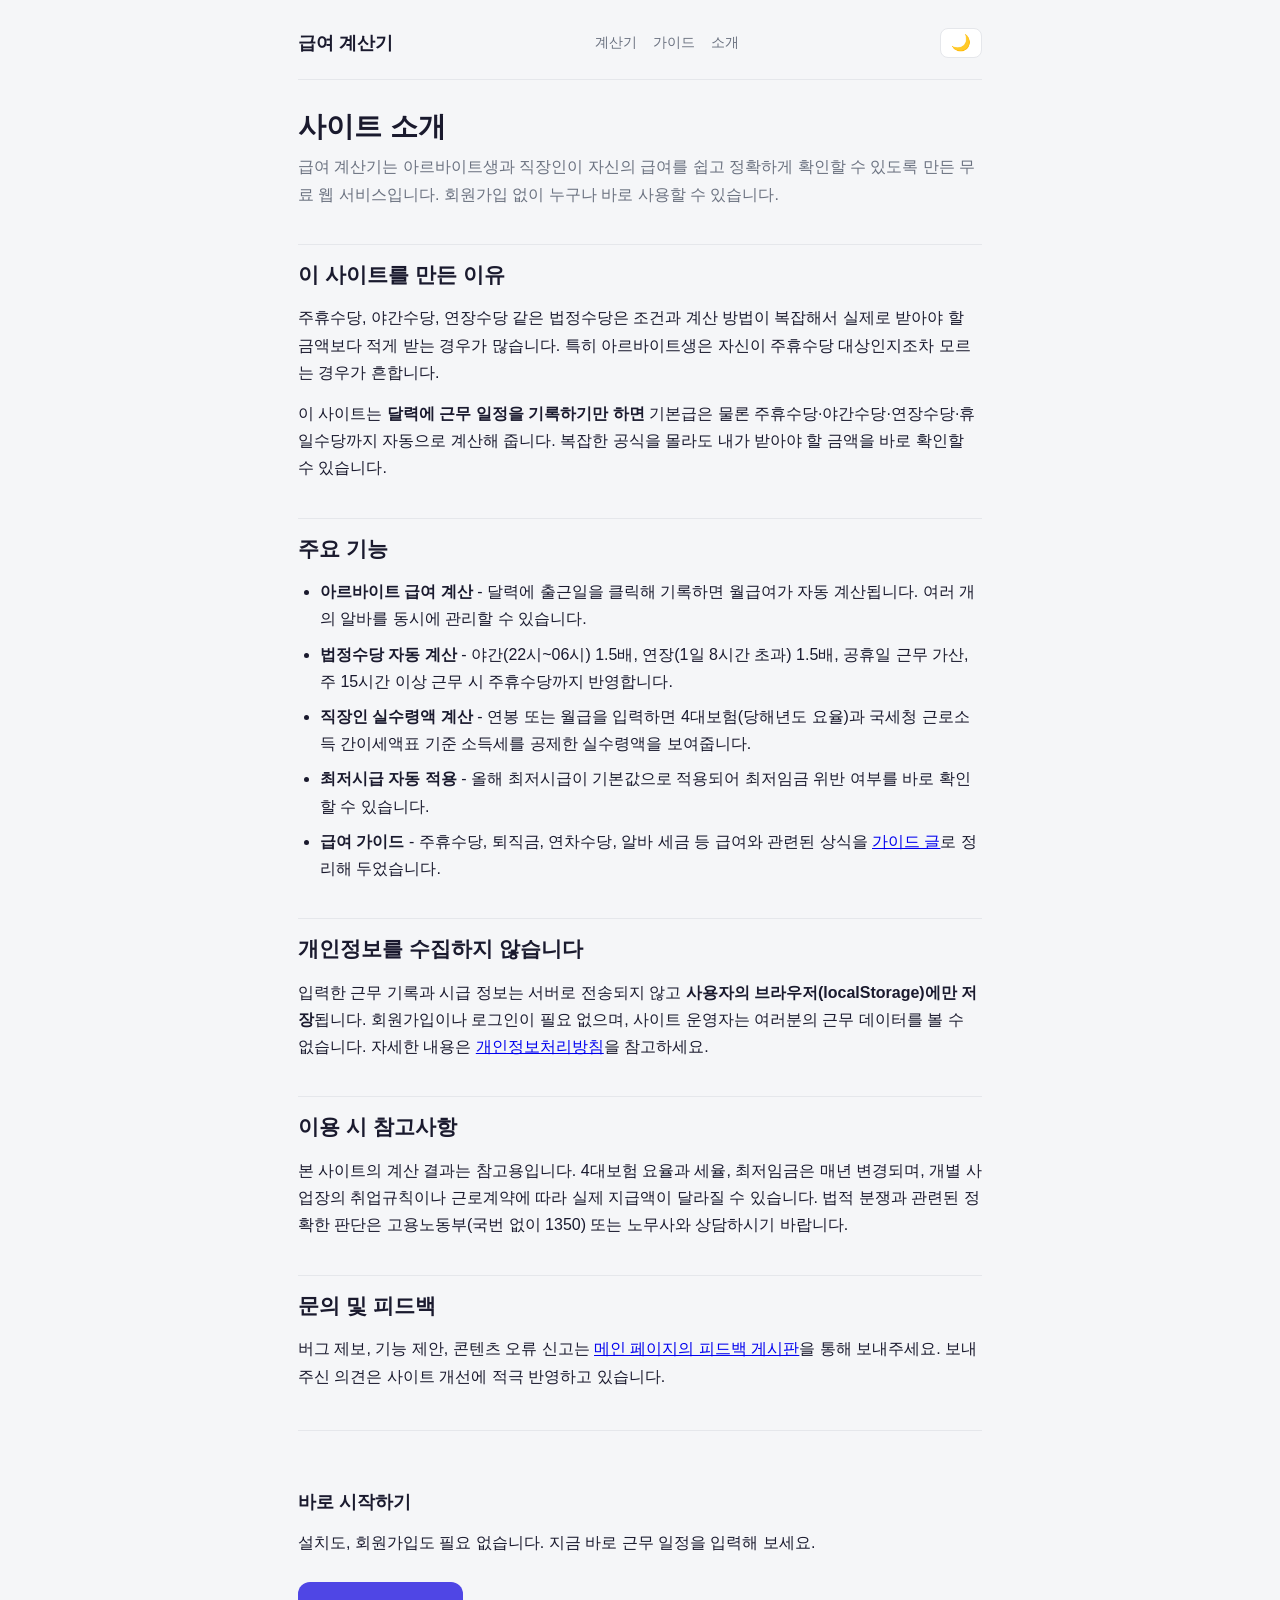
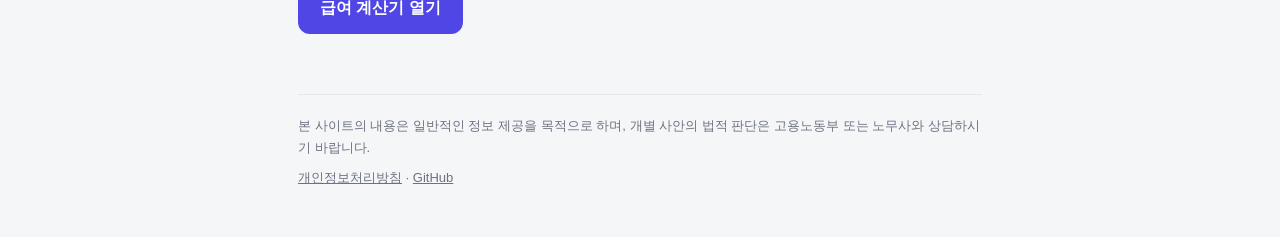
<file: about.html>
<!DOCTYPE html>
<html lang="ko">
<head>
  <meta charset="UTF-8">
  <meta name="viewport" content="width=device-width, initial-scale=1.0">
  <title>사이트 소개 | 급여 계산기</title>
  <meta name="description" content="급여 계산기는 알바생과 직장인이 주휴수당·야간수당·연장수당을 포함한 급여를 쉽고 정확하게 계산할 수 있도록 만든 무료 웹 서비스입니다.">
  <meta property="og:title" content="사이트 소개 | 급여 계산기">
  <meta property="og:description" content="주휴수당·야간수당·연장수당까지 자동 계산하는 무료 급여 계산기를 소개합니다.">
  <meta property="og:type" content="website">
  <link rel="canonical" href="https://tttjdgus.github.io/about.html">
  <link rel="stylesheet" href="guide.css?v=2">
  <script>(function(){try{var t=localStorage.getItem("theme");if(t)document.documentElement.setAttribute("data-theme",t);}catch(e){}})();</script>
  <script async src="https://pagead2.googlesyndication.com/pagead/js/adsbygoogle.js?client=ca-pub-8778431658814007" crossorigin="anonymous"></script>
</head>
<body>
  <div class="container">
    <nav class="site-nav">
      <a href="./" class="brand">급여 계산기</a>
      <div class="nav-links">
        <a href="./">계산기</a>
        <a href="guide/">가이드</a>
        <a href="about.html">소개</a>
      </div>
      <button type="button" class="theme-toggle" id="themeToggle" aria-label="다크모드 전환">🌙</button>
    </nav>

    <article>
      <h1>사이트 소개</h1>
      <p class="lead">급여 계산기는 아르바이트생과 직장인이 자신의 급여를 쉽고 정확하게 확인할 수 있도록 만든 무료 웹 서비스입니다. 회원가입 없이 누구나 바로 사용할 수 있습니다.</p>

      <h2>이 사이트를 만든 이유</h2>
      <p>주휴수당, 야간수당, 연장수당 같은 법정수당은 조건과 계산 방법이 복잡해서 실제로 받아야 할 금액보다 적게 받는 경우가 많습니다. 특히 아르바이트생은 자신이 주휴수당 대상인지조차 모르는 경우가 흔합니다.</p>
      <p>이 사이트는 <strong>달력에 근무 일정을 기록하기만 하면</strong> 기본급은 물론 주휴수당·야간수당·연장수당·휴일수당까지 자동으로 계산해 줍니다. 복잡한 공식을 몰라도 내가 받아야 할 금액을 바로 확인할 수 있습니다.</p>

      <h2>주요 기능</h2>
      <ul>
        <li><strong>아르바이트 급여 계산</strong> - 달력에 출근일을 클릭해 기록하면 월급여가 자동 계산됩니다. 여러 개의 알바를 동시에 관리할 수 있습니다.</li>
        <li><strong>법정수당 자동 계산</strong> - 야간(22시~06시) 1.5배, 연장(1일 8시간 초과) 1.5배, 공휴일 근무 가산, 주 15시간 이상 근무 시 주휴수당까지 반영합니다.</li>
        <li><strong>직장인 실수령액 계산</strong> - 연봉 또는 월급을 입력하면 4대보험(당해년도 요율)과 국세청 근로소득 간이세액표 기준 소득세를 공제한 실수령액을 보여줍니다.</li>
        <li><strong>최저시급 자동 적용</strong> - 올해 최저시급이 기본값으로 적용되어 최저임금 위반 여부를 바로 확인할 수 있습니다.</li>
        <li><strong>급여 가이드</strong> - 주휴수당, 퇴직금, 연차수당, 알바 세금 등 급여와 관련된 상식을 <a href="guide/">가이드 글</a>로 정리해 두었습니다.</li>
      </ul>

      <h2>개인정보를 수집하지 않습니다</h2>
      <p>입력한 근무 기록과 시급 정보는 서버로 전송되지 않고 <strong>사용자의 브라우저(localStorage)에만 저장</strong>됩니다. 회원가입이나 로그인이 필요 없으며, 사이트 운영자는 여러분의 근무 데이터를 볼 수 없습니다. 자세한 내용은 <a href="privacy.html">개인정보처리방침</a>을 참고하세요.</p>

      <h2>이용 시 참고사항</h2>
      <p>본 사이트의 계산 결과는 참고용입니다. 4대보험 요율과 세율, 최저임금은 매년 변경되며, 개별 사업장의 취업규칙이나 근로계약에 따라 실제 지급액이 달라질 수 있습니다. 법적 분쟁과 관련된 정확한 판단은 고용노동부(국번 없이 1350) 또는 노무사와 상담하시기 바랍니다.</p>

      <h2>문의 및 피드백</h2>
      <p>버그 제보, 기능 제안, 콘텐츠 오류 신고는 <a href="./#feedbackSection">메인 페이지의 피드백 게시판</a>을 통해 보내주세요. 보내주신 의견은 사이트 개선에 적극 반영하고 있습니다.</p>

      <div class="related">
        <h2>바로 시작하기</h2>
        <p>설치도, 회원가입도 필요 없습니다. 지금 바로 근무 일정을 입력해 보세요.</p>
        <a href="./" class="cta">급여 계산기 열기</a>
      </div>
    </article>

    <footer class="page-footer">
      <p>본 사이트의 내용은 일반적인 정보 제공을 목적으로 하며, 개별 사안의 법적 판단은 고용노동부 또는 노무사와 상담하시기 바랍니다.</p>
      <p style="margin-top:8px;"><a href="privacy.html">개인정보처리방침</a> · <a href="https://github.com/tttjdgus" target="_blank" rel="noopener">GitHub</a></p>
    </footer>
  </div>

  <script>
    var btn = document.getElementById("themeToggle");
    function sync(){ btn.textContent = (document.documentElement.getAttribute("data-theme")==="dark") ? "☀️" : "🌙"; }
    sync();
    btn.addEventListener("click", function(){
      var next = (document.documentElement.getAttribute("data-theme")==="dark") ? "light" : "dark";
      document.documentElement.setAttribute("data-theme", next);
      try{ localStorage.setItem("theme", next); }catch(e){}
      sync();
    });
  </script>
</body>
</html>
</file>
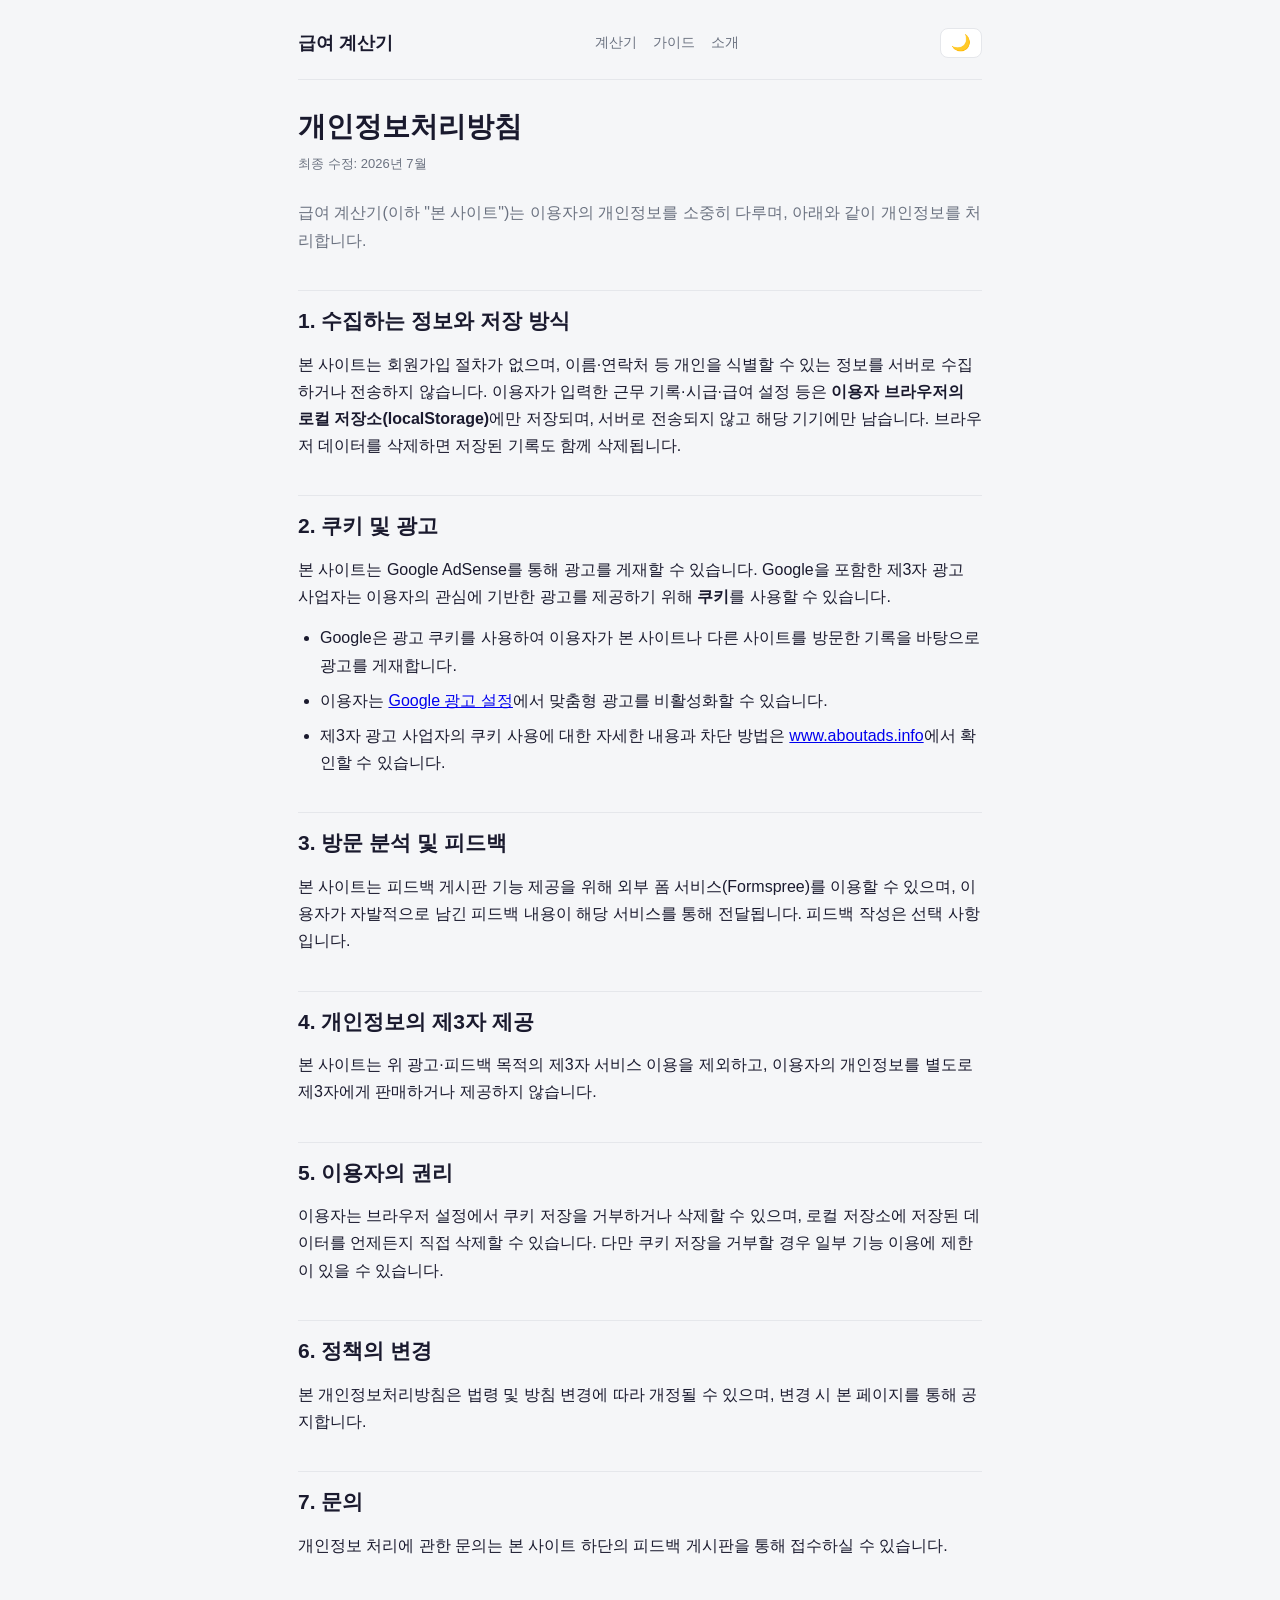
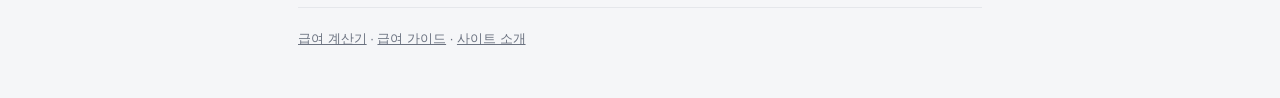
<file: privacy.html>
<!DOCTYPE html>
<html lang="ko">
<head>
  <meta charset="UTF-8">
  <meta name="viewport" content="width=device-width, initial-scale=1.0">
  <title>개인정보처리방침 | 급여 계산기</title>
  <meta name="description" content="급여 계산기 사이트의 개인정보처리방침입니다. 수집 항목, 쿠키 및 Google AdSense 광고 정책, 데이터 저장 방식을 안내합니다.">
  <link rel="canonical" href="https://tttjdgus.github.io/privacy.html">
  <link rel="stylesheet" href="guide.css?v=2">
  <script>(function(){try{var t=localStorage.getItem("theme");if(t)document.documentElement.setAttribute("data-theme",t);}catch(e){}})();</script>
</head>
<body>
  <div class="container">
    <nav class="site-nav">
      <a href="./" class="brand">급여 계산기</a>
      <div class="nav-links">
        <a href="./">계산기</a>
        <a href="guide/">가이드</a>
        <a href="about.html">소개</a>
      </div>
      <button type="button" class="theme-toggle" id="themeToggle" aria-label="다크모드 전환">🌙</button>
    </nav>

    <article>
      <h1>개인정보처리방침</h1>
      <p class="updated">최종 수정: 2026년 7월</p>
      <p class="lead">급여 계산기(이하 "본 사이트")는 이용자의 개인정보를 소중히 다루며, 아래와 같이 개인정보를 처리합니다.</p>

      <h2>1. 수집하는 정보와 저장 방식</h2>
      <p>본 사이트는 회원가입 절차가 없으며, 이름·연락처 등 개인을 식별할 수 있는 정보를 서버로 수집하거나 전송하지 않습니다. 이용자가 입력한 근무 기록·시급·급여 설정 등은 <strong>이용자 브라우저의 로컬 저장소(localStorage)</strong>에만 저장되며, 서버로 전송되지 않고 해당 기기에만 남습니다. 브라우저 데이터를 삭제하면 저장된 기록도 함께 삭제됩니다.</p>

      <h2>2. 쿠키 및 광고</h2>
      <p>본 사이트는 Google AdSense를 통해 광고를 게재할 수 있습니다. Google을 포함한 제3자 광고 사업자는 이용자의 관심에 기반한 광고를 제공하기 위해 <strong>쿠키</strong>를 사용할 수 있습니다.</p>
      <ul>
        <li>Google은 광고 쿠키를 사용하여 이용자가 본 사이트나 다른 사이트를 방문한 기록을 바탕으로 광고를 게재합니다.</li>
        <li>이용자는 <a href="https://adssettings.google.com" target="_blank" rel="noopener">Google 광고 설정</a>에서 맞춤형 광고를 비활성화할 수 있습니다.</li>
        <li>제3자 광고 사업자의 쿠키 사용에 대한 자세한 내용과 차단 방법은 <a href="https://www.aboutads.info" target="_blank" rel="noopener">www.aboutads.info</a>에서 확인할 수 있습니다.</li>
      </ul>

      <h2>3. 방문 분석 및 피드백</h2>
      <p>본 사이트는 피드백 게시판 기능 제공을 위해 외부 폼 서비스(Formspree)를 이용할 수 있으며, 이용자가 자발적으로 남긴 피드백 내용이 해당 서비스를 통해 전달됩니다. 피드백 작성은 선택 사항입니다.</p>

      <h2>4. 개인정보의 제3자 제공</h2>
      <p>본 사이트는 위 광고·피드백 목적의 제3자 서비스 이용을 제외하고, 이용자의 개인정보를 별도로 제3자에게 판매하거나 제공하지 않습니다.</p>

      <h2>5. 이용자의 권리</h2>
      <p>이용자는 브라우저 설정에서 쿠키 저장을 거부하거나 삭제할 수 있으며, 로컬 저장소에 저장된 데이터를 언제든지 직접 삭제할 수 있습니다. 다만 쿠키 저장을 거부할 경우 일부 기능 이용에 제한이 있을 수 있습니다.</p>

      <h2>6. 정책의 변경</h2>
      <p>본 개인정보처리방침은 법령 및 방침 변경에 따라 개정될 수 있으며, 변경 시 본 페이지를 통해 공지합니다.</p>

      <h2>7. 문의</h2>
      <p>개인정보 처리에 관한 문의는 본 사이트 하단의 피드백 게시판을 통해 접수하실 수 있습니다.</p>
    </article>

    <footer class="page-footer">
      <p><a href="./">급여 계산기</a> · <a href="guide/">급여 가이드</a> · <a href="about.html">사이트 소개</a></p>
    </footer>
  </div>

  <script>
    var btn = document.getElementById("themeToggle");
    function sync(){ btn.textContent = (document.documentElement.getAttribute("data-theme")==="dark") ? "☀️" : "🌙"; }
    sync();
    btn.addEventListener("click", function(){
      var next = (document.documentElement.getAttribute("data-theme")==="dark") ? "light" : "dark";
      document.documentElement.setAttribute("data-theme", next);
      try{ localStorage.setItem("theme", next); }catch(e){}
      sync();
    });
  </script>
</body>
</html>
</file>
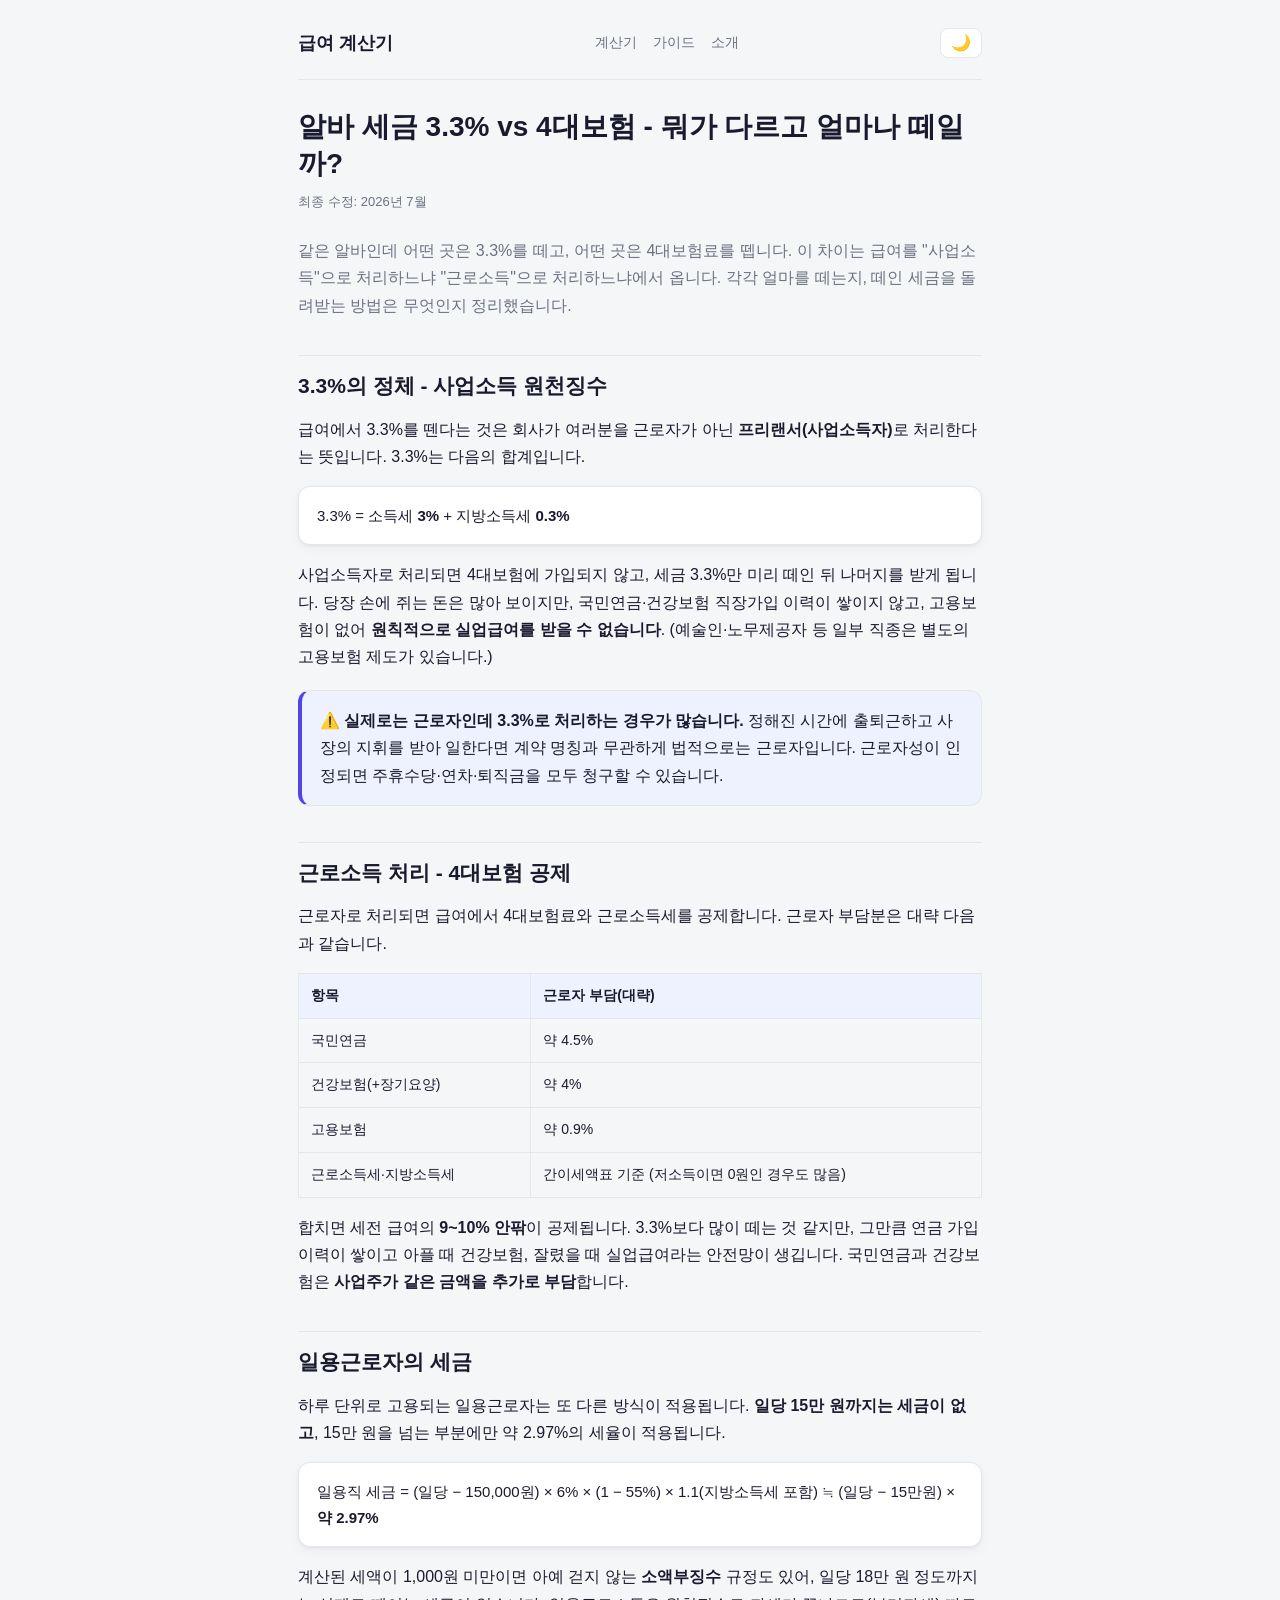
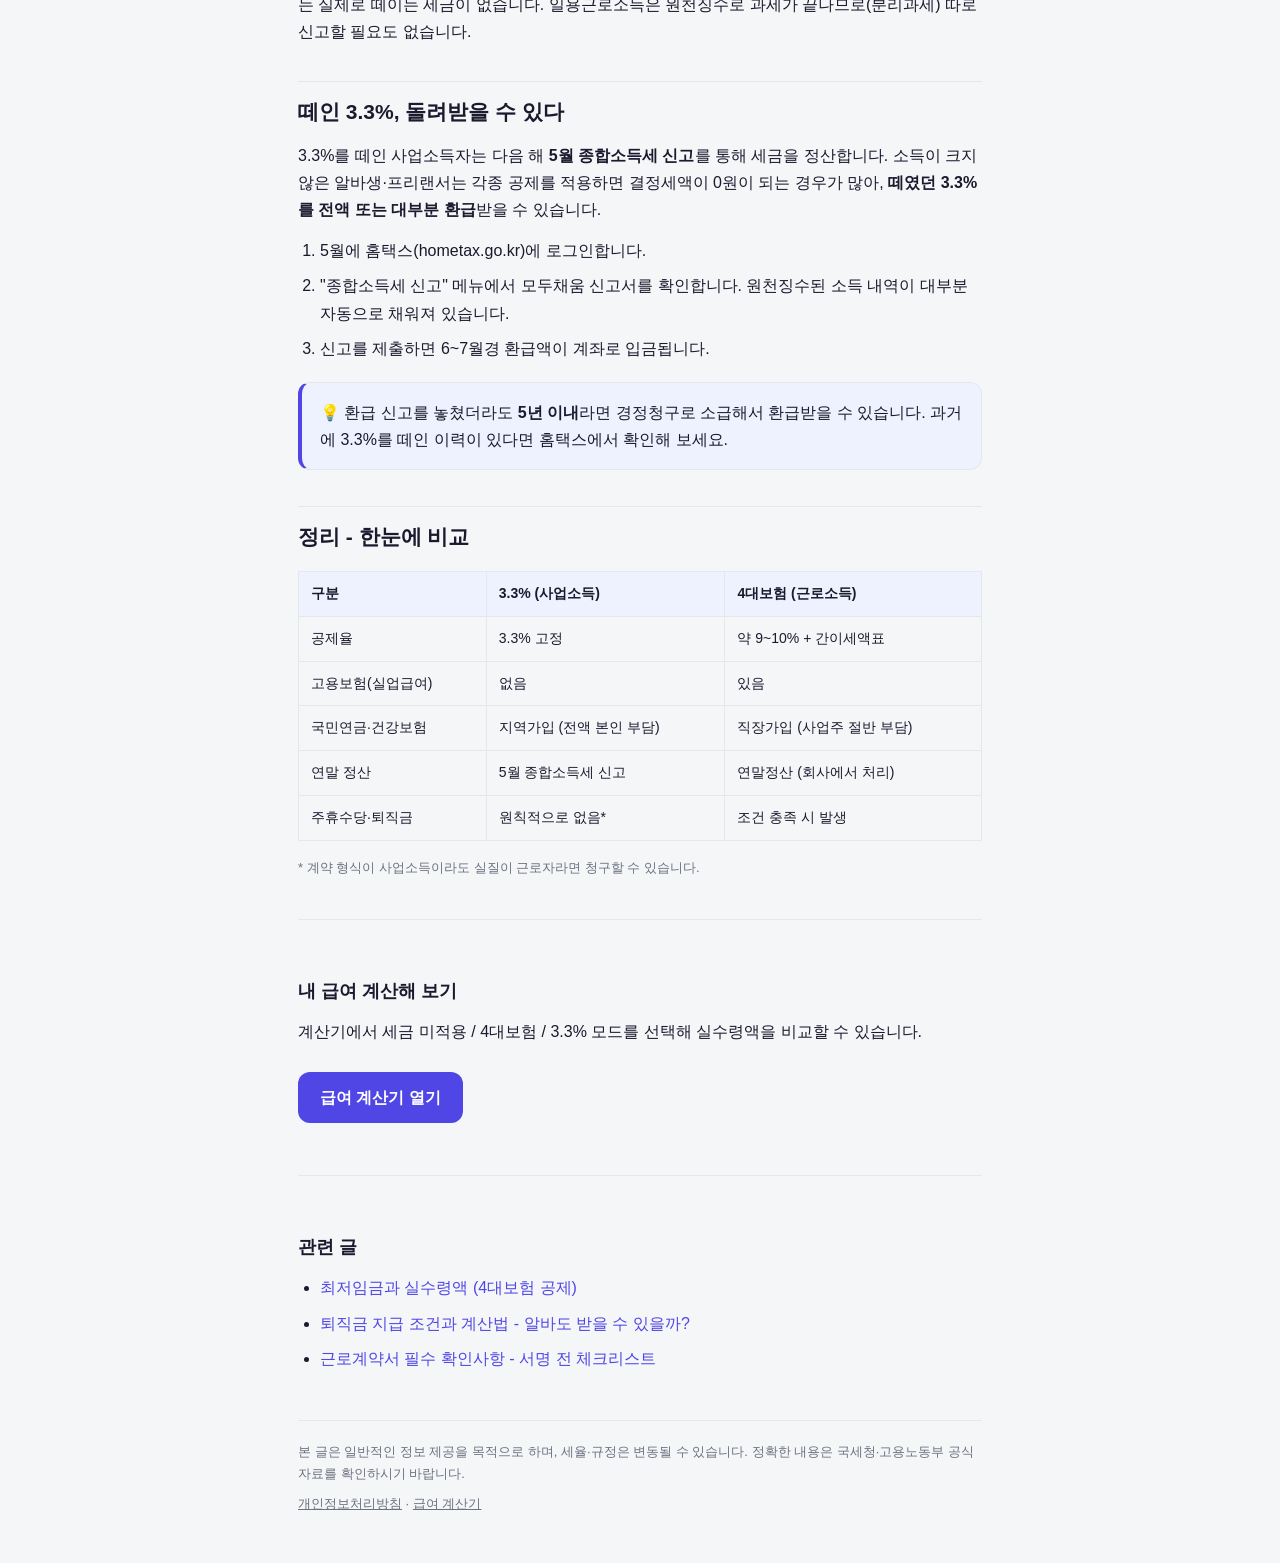
<file: guide/alba-segeum.html>
<!DOCTYPE html>
<html lang="ko">
<head>
  <meta charset="UTF-8">
  <meta name="viewport" content="width=device-width, initial-scale=1.0">
  <title>알바 세금 3.3% vs 4대보험 - 뭐가 다르고 얼마나 떼일까? | 급여 가이드</title>
  <meta name="description" content="알바 급여에서 떼는 3.3% 원천징수와 4대보험 공제의 차이를 설명합니다. 일용근로자 세금 계산, 3.3% 환급받는 방법(5월 종합소득세 신고)까지 정리했습니다.">
  <meta name="keywords" content="알바 세금, 3.3% 원천징수, 알바 4대보험, 일용근로자 세금, 3.3% 환급, 종합소득세 신고">
  <meta property="og:title" content="알바 세금 3.3% vs 4대보험 - 뭐가 다르고 얼마나 떼일까?">
  <meta property="og:description" content="3.3% 원천징수와 4대보험 공제의 차이, 환급 방법까지 정리했습니다.">
  <meta property="og:type" content="article">
  <link rel="canonical" href="https://tttjdgus.github.io/guide/alba-segeum.html">
  <link rel="stylesheet" href="../guide.css?v=2">
  <script>(function(){try{var t=localStorage.getItem("theme");if(t)document.documentElement.setAttribute("data-theme",t);}catch(e){}})();</script>
  <script async src="https://pagead2.googlesyndication.com/pagead/js/adsbygoogle.js?client=ca-pub-8778431658814007" crossorigin="anonymous"></script>
</head>
<body>
  <div class="container">
    <nav class="site-nav">
      <a href="../" class="brand">급여 계산기</a>
      <div class="nav-links">
        <a href="../">계산기</a>
        <a href="./">가이드</a>
        <a href="../about.html">소개</a>
      </div>
      <button type="button" class="theme-toggle" id="themeToggle" aria-label="다크모드 전환">🌙</button>
    </nav>

    <article>
      <h1>알바 세금 3.3% vs 4대보험 - 뭐가 다르고 얼마나 떼일까?</h1>
      <p class="updated">최종 수정: 2026년 7월</p>
      <p class="lead">같은 알바인데 어떤 곳은 3.3%를 떼고, 어떤 곳은 4대보험료를 뗍니다. 이 차이는 급여를 "사업소득"으로 처리하느냐 "근로소득"으로 처리하느냐에서 옵니다. 각각 얼마를 떼는지, 떼인 세금을 돌려받는 방법은 무엇인지 정리했습니다.</p>

      <h2>3.3%의 정체 - 사업소득 원천징수</h2>
      <p>급여에서 3.3%를 뗀다는 것은 회사가 여러분을 근로자가 아닌 <strong>프리랜서(사업소득자)</strong>로 처리한다는 뜻입니다. 3.3%는 다음의 합계입니다.</p>
      <div class="formula">
        3.3% = 소득세 <strong>3%</strong> + 지방소득세 <strong>0.3%</strong>
      </div>
      <p>사업소득자로 처리되면 4대보험에 가입되지 않고, 세금 3.3%만 미리 떼인 뒤 나머지를 받게 됩니다. 당장 손에 쥐는 돈은 많아 보이지만, 국민연금·건강보험 직장가입 이력이 쌓이지 않고, 고용보험이 없어 <strong>원칙적으로 실업급여를 받을 수 없습니다</strong>. (예술인·노무제공자 등 일부 직종은 별도의 고용보험 제도가 있습니다.)</p>
      <div class="callout">
        <p>⚠️ <strong>실제로는 근로자인데 3.3%로 처리하는 경우가 많습니다.</strong> 정해진 시간에 출퇴근하고 사장의 지휘를 받아 일한다면 계약 명칭과 무관하게 법적으로는 근로자입니다. 근로자성이 인정되면 주휴수당·연차·퇴직금을 모두 청구할 수 있습니다.</p>
      </div>

      <h2>근로소득 처리 - 4대보험 공제</h2>
      <p>근로자로 처리되면 급여에서 4대보험료와 근로소득세를 공제합니다. 근로자 부담분은 대략 다음과 같습니다.</p>
      <table class="calc">
        <tr><th>항목</th><th>근로자 부담(대략)</th></tr>
        <tr><td>국민연금</td><td>약 4.5%</td></tr>
        <tr><td>건강보험(+장기요양)</td><td>약 4%</td></tr>
        <tr><td>고용보험</td><td>약 0.9%</td></tr>
        <tr><td>근로소득세·지방소득세</td><td>간이세액표 기준 (저소득이면 0원인 경우도 많음)</td></tr>
      </table>
      <p>합치면 세전 급여의 <strong>9~10% 안팎</strong>이 공제됩니다. 3.3%보다 많이 떼는 것 같지만, 그만큼 연금 가입 이력이 쌓이고 아플 때 건강보험, 잘렸을 때 실업급여라는 안전망이 생깁니다. 국민연금과 건강보험은 <strong>사업주가 같은 금액을 추가로 부담</strong>합니다.</p>

      <h2>일용근로자의 세금</h2>
      <p>하루 단위로 고용되는 일용근로자는 또 다른 방식이 적용됩니다. <strong>일당 15만 원까지는 세금이 없고</strong>, 15만 원을 넘는 부분에만 약 2.97%의 세율이 적용됩니다.</p>
      <div class="formula">
        일용직 세금 = (일당 − 150,000원) × 6% × (1 − 55%) × 1.1(지방소득세 포함) ≒ (일당 − 15만원) × <strong>약 2.97%</strong>
      </div>
      <p>계산된 세액이 1,000원 미만이면 아예 걷지 않는 <strong>소액부징수</strong> 규정도 있어, 일당 18만 원 정도까지는 실제로 떼이는 세금이 없습니다. 일용근로소득은 원천징수로 과세가 끝나므로(분리과세) 따로 신고할 필요도 없습니다.</p>

      <h2>떼인 3.3%, 돌려받을 수 있다</h2>
      <p>3.3%를 떼인 사업소득자는 다음 해 <strong>5월 종합소득세 신고</strong>를 통해 세금을 정산합니다. 소득이 크지 않은 알바생·프리랜서는 각종 공제를 적용하면 결정세액이 0원이 되는 경우가 많아, <strong>떼였던 3.3%를 전액 또는 대부분 환급</strong>받을 수 있습니다.</p>
      <ol>
        <li>5월에 홈택스(hometax.go.kr)에 로그인합니다.</li>
        <li>"종합소득세 신고" 메뉴에서 모두채움 신고서를 확인합니다. 원천징수된 소득 내역이 대부분 자동으로 채워져 있습니다.</li>
        <li>신고를 제출하면 6~7월경 환급액이 계좌로 입금됩니다.</li>
      </ol>
      <div class="callout">
        <p>💡 환급 신고를 놓쳤더라도 <strong>5년 이내</strong>라면 경정청구로 소급해서 환급받을 수 있습니다. 과거에 3.3%를 떼인 이력이 있다면 홈택스에서 확인해 보세요.</p>
      </div>

      <h2>정리 - 한눈에 비교</h2>
      <table class="calc">
        <tr><th>구분</th><th>3.3% (사업소득)</th><th>4대보험 (근로소득)</th></tr>
        <tr><td>공제율</td><td>3.3% 고정</td><td>약 9~10% + 간이세액표</td></tr>
        <tr><td>고용보험(실업급여)</td><td>없음</td><td>있음</td></tr>
        <tr><td>국민연금·건강보험</td><td>지역가입 (전액 본인 부담)</td><td>직장가입 (사업주 절반 부담)</td></tr>
        <tr><td>연말 정산</td><td>5월 종합소득세 신고</td><td>연말정산 (회사에서 처리)</td></tr>
        <tr><td>주휴수당·퇴직금</td><td>원칙적으로 없음*</td><td>조건 충족 시 발생</td></tr>
      </table>
      <p style="font-size:13px;color:var(--text-muted);">* 계약 형식이 사업소득이라도 실질이 근로자라면 청구할 수 있습니다.</p>

      <div class="related">
        <h2>내 급여 계산해 보기</h2>
        <p>계산기에서 세금 미적용 / 4대보험 / 3.3% 모드를 선택해 실수령액을 비교할 수 있습니다.</p>
        <a href="../" class="cta">급여 계산기 열기</a>
      </div>

      <div class="related">
        <h2>관련 글</h2>
        <ul>
          <li><a href="choejeo-imgeum-silsuryeong.html">최저임금과 실수령액 (4대보험 공제)</a></li>
          <li><a href="toejikgeum.html">퇴직금 지급 조건과 계산법 - 알바도 받을 수 있을까?</a></li>
          <li><a href="geunro-gyeyakseo.html">근로계약서 필수 확인사항 - 서명 전 체크리스트</a></li>
        </ul>
      </div>
    </article>

    <footer class="page-footer">
      <p>본 글은 일반적인 정보 제공을 목적으로 하며, 세율·규정은 변동될 수 있습니다. 정확한 내용은 국세청·고용노동부 공식 자료를 확인하시기 바랍니다.</p>
      <p style="margin-top:8px;"><a href="../privacy.html">개인정보처리방침</a> · <a href="../">급여 계산기</a></p>
    </footer>
  </div>

  <script>
    var btn = document.getElementById("themeToggle");
    function sync(){ btn.textContent = (document.documentElement.getAttribute("data-theme")==="dark") ? "☀️" : "🌙"; }
    sync();
    btn.addEventListener("click", function(){
      var next = (document.documentElement.getAttribute("data-theme")==="dark") ? "light" : "dark";
      document.documentElement.setAttribute("data-theme", next);
      try{ localStorage.setItem("theme", next); }catch(e){}
      sync();
    });
  </script>
</body>
</html>
</file>
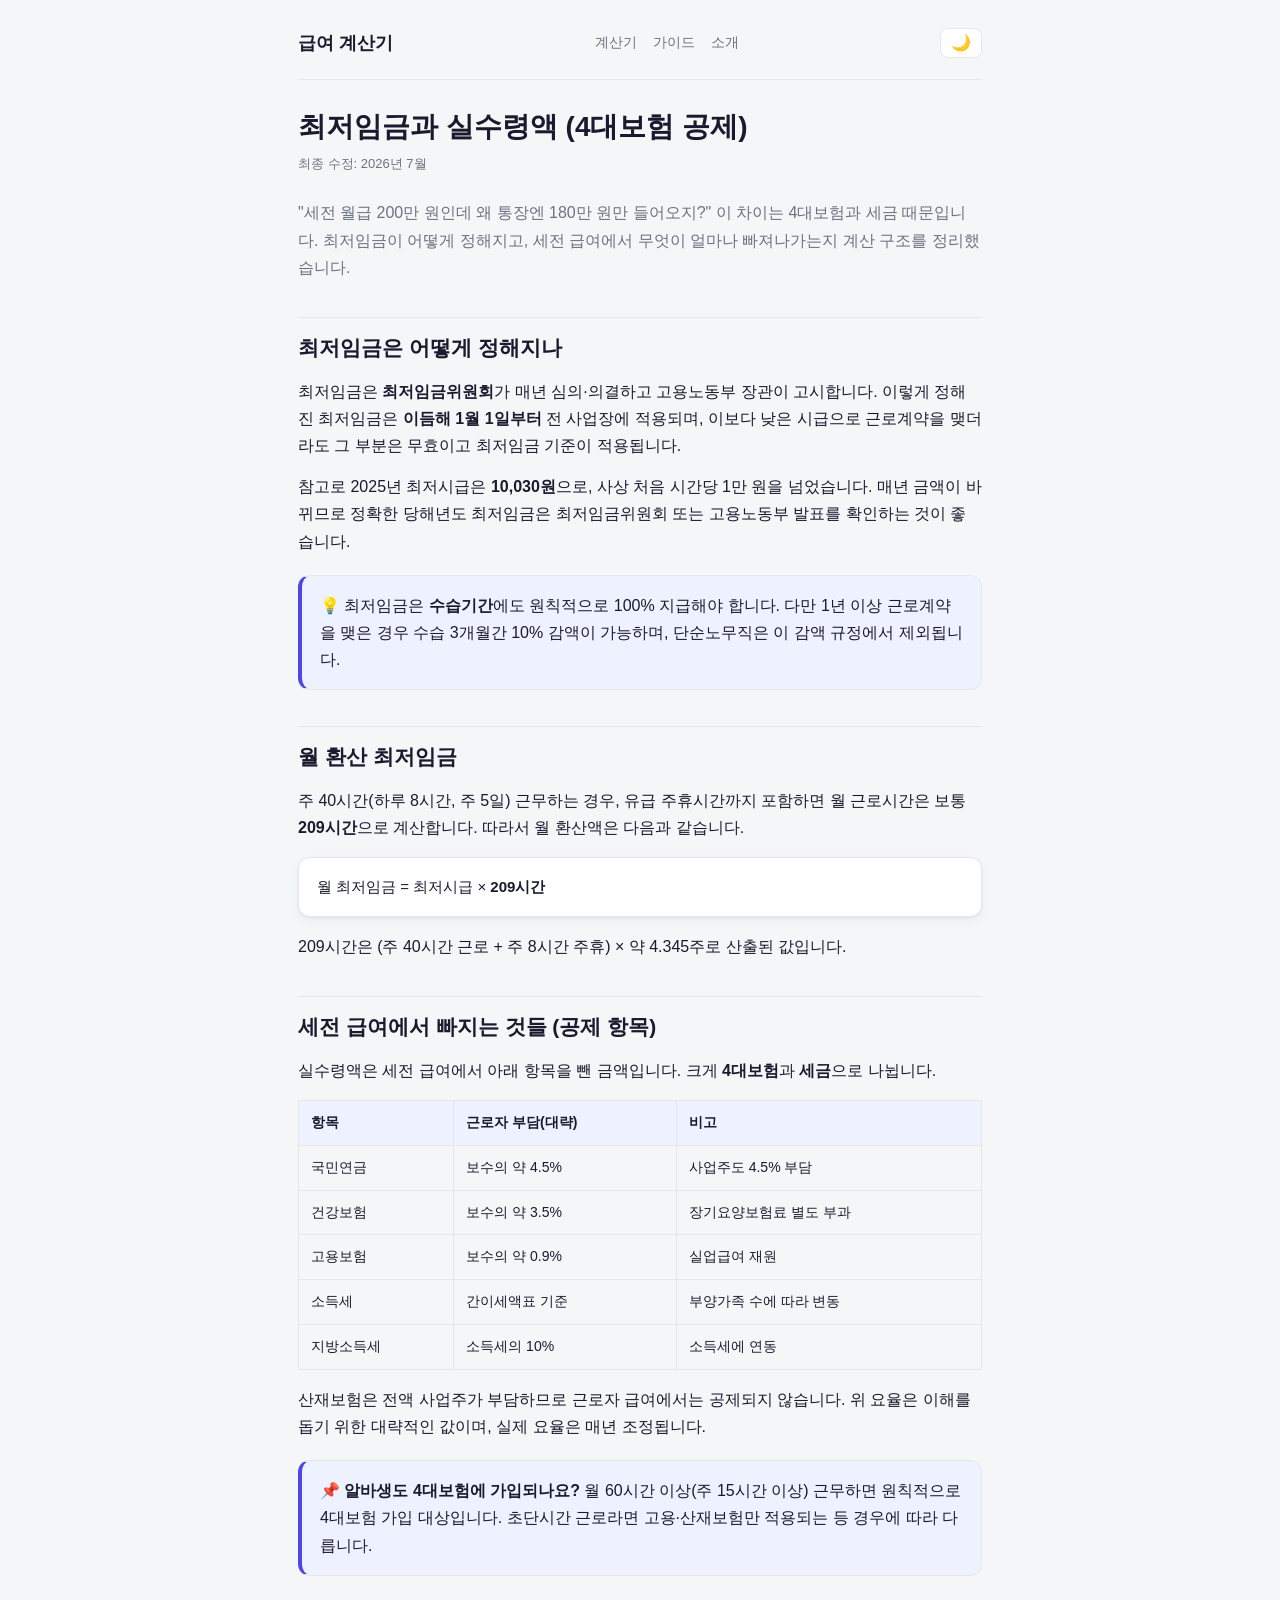
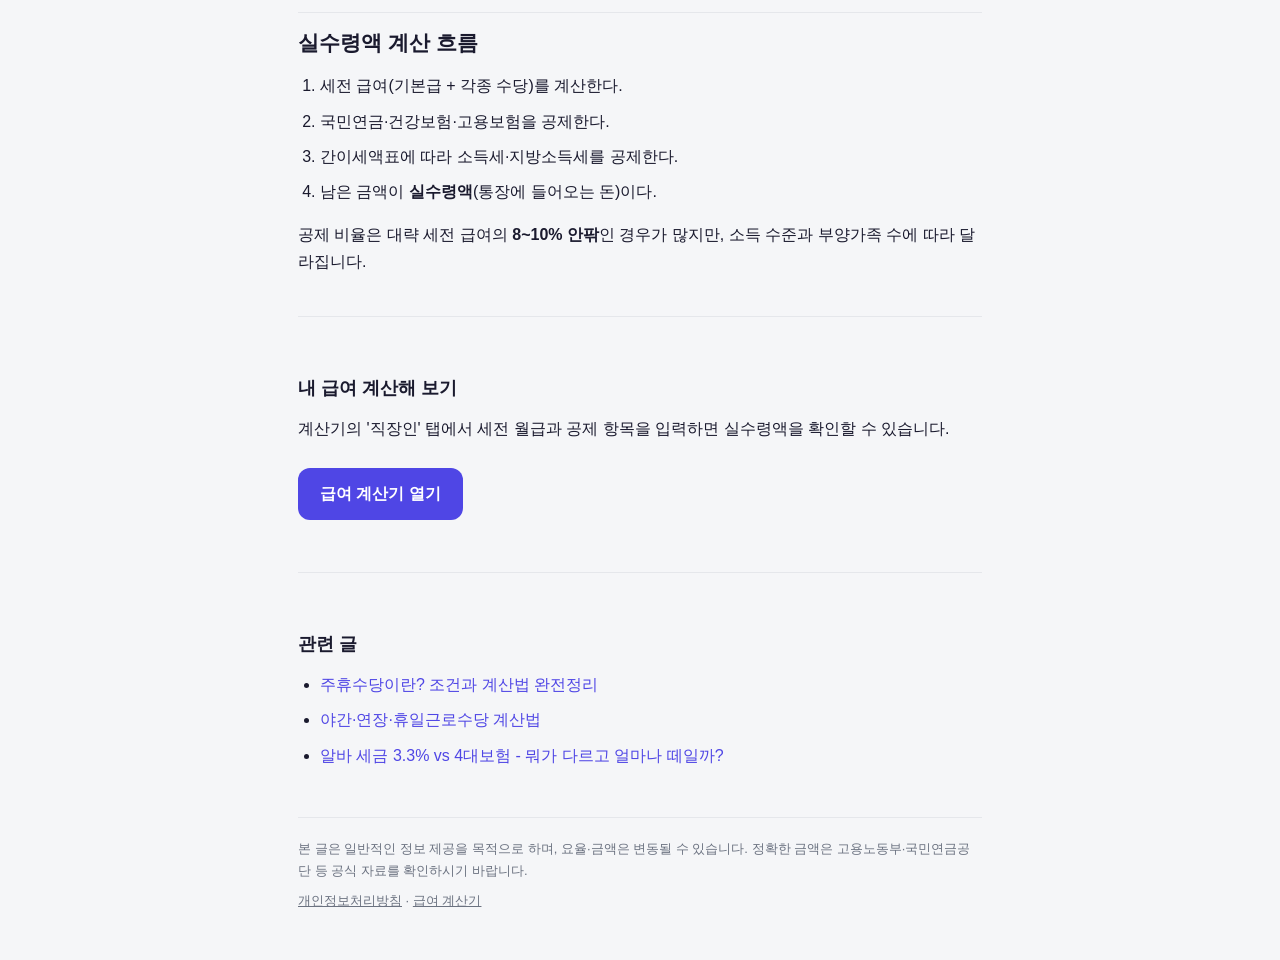
<file: guide/choejeo-imgeum-silsuryeong.html>
<!DOCTYPE html>
<html lang="ko">
<head>
  <meta charset="UTF-8">
  <meta name="viewport" content="width=device-width, initial-scale=1.0">
  <title>최저임금과 실수령액 (4대보험 공제) | 급여 가이드</title>
  <meta name="description" content="최저임금은 어떻게 정해질까요? 세전 월급에서 4대보험(국민연금·건강보험·고용보험)과 세금을 공제하면 실수령액은 얼마가 될지 계산 구조를 쉽게 정리했습니다.">
  <meta name="keywords" content="최저임금, 실수령액, 4대보험 공제, 세후 월급, 국민연금, 건강보험, 실수령액 계산">
  <meta property="og:title" content="최저임금과 실수령액 (4대보험 공제)">
  <meta property="og:description" content="세전 월급에서 4대보험과 세금을 빼면 실제 통장에 얼마가 들어올까요?">
  <meta property="og:type" content="article">
  <link rel="canonical" href="https://tttjdgus.github.io/guide/choejeo-imgeum-silsuryeong.html">
  <link rel="stylesheet" href="../guide.css?v=2">
  <script>(function(){try{var t=localStorage.getItem("theme");if(t)document.documentElement.setAttribute("data-theme",t);}catch(e){}})();</script>
  <script async src="https://pagead2.googlesyndication.com/pagead/js/adsbygoogle.js?client=ca-pub-8778431658814007" crossorigin="anonymous"></script>
</head>
<body>
  <div class="container">
    <nav class="site-nav">
      <a href="../" class="brand">급여 계산기</a>
      <div class="nav-links">
        <a href="../">계산기</a>
        <a href="./">가이드</a>
        <a href="../about.html">소개</a>
      </div>
      <button type="button" class="theme-toggle" id="themeToggle" aria-label="다크모드 전환">🌙</button>
    </nav>

    <article>
      <h1>최저임금과 실수령액 (4대보험 공제)</h1>
      <p class="updated">최종 수정: 2026년 7월</p>
      <p class="lead">"세전 월급 200만 원인데 왜 통장엔 180만 원만 들어오지?" 이 차이는 4대보험과 세금 때문입니다. 최저임금이 어떻게 정해지고, 세전 급여에서 무엇이 얼마나 빠져나가는지 계산 구조를 정리했습니다.</p>

      <h2>최저임금은 어떻게 정해지나</h2>
      <p>최저임금은 <strong>최저임금위원회</strong>가 매년 심의·의결하고 고용노동부 장관이 고시합니다. 이렇게 정해진 최저임금은 <strong>이듬해 1월 1일부터</strong> 전 사업장에 적용되며, 이보다 낮은 시급으로 근로계약을 맺더라도 그 부분은 무효이고 최저임금 기준이 적용됩니다.</p>
      <p>참고로 2025년 최저시급은 <strong>10,030원</strong>으로, 사상 처음 시간당 1만 원을 넘었습니다. 매년 금액이 바뀌므로 정확한 당해년도 최저임금은 최저임금위원회 또는 고용노동부 발표를 확인하는 것이 좋습니다.</p>
      <div class="callout">
        <p>💡 최저임금은 <strong>수습기간</strong>에도 원칙적으로 100% 지급해야 합니다. 다만 1년 이상 근로계약을 맺은 경우 수습 3개월간 10% 감액이 가능하며, 단순노무직은 이 감액 규정에서 제외됩니다.</p>
      </div>

      <h2>월 환산 최저임금</h2>
      <p>주 40시간(하루 8시간, 주 5일) 근무하는 경우, 유급 주휴시간까지 포함하면 월 근로시간은 보통 <strong>209시간</strong>으로 계산합니다. 따라서 월 환산액은 다음과 같습니다.</p>
      <div class="formula">
        월 최저임금 = 최저시급 × <strong>209시간</strong>
      </div>
      <p>209시간은 (주 40시간 근로 + 주 8시간 주휴) × 약 4.345주로 산출된 값입니다.</p>

      <h2>세전 급여에서 빠지는 것들 (공제 항목)</h2>
      <p>실수령액은 세전 급여에서 아래 항목을 뺀 금액입니다. 크게 <strong>4대보험</strong>과 <strong>세금</strong>으로 나뉩니다.</p>
      <table class="calc">
        <tr><th>항목</th><th>근로자 부담(대략)</th><th>비고</th></tr>
        <tr><td>국민연금</td><td>보수의 약 4.5%</td><td>사업주도 4.5% 부담</td></tr>
        <tr><td>건강보험</td><td>보수의 약 3.5%</td><td>장기요양보험료 별도 부과</td></tr>
        <tr><td>고용보험</td><td>보수의 약 0.9%</td><td>실업급여 재원</td></tr>
        <tr><td>소득세</td><td>간이세액표 기준</td><td>부양가족 수에 따라 변동</td></tr>
        <tr><td>지방소득세</td><td>소득세의 10%</td><td>소득세에 연동</td></tr>
      </table>
      <p>산재보험은 전액 사업주가 부담하므로 근로자 급여에서는 공제되지 않습니다. 위 요율은 이해를 돕기 위한 대략적인 값이며, 실제 요율은 매년 조정됩니다.</p>

      <div class="callout">
        <p>📌 <strong>알바생도 4대보험에 가입되나요?</strong> 월 60시간 이상(주 15시간 이상) 근무하면 원칙적으로 4대보험 가입 대상입니다. 초단시간 근로라면 고용·산재보험만 적용되는 등 경우에 따라 다릅니다.</p>
      </div>

      <h2>실수령액 계산 흐름</h2>
      <ol>
        <li>세전 급여(기본급 + 각종 수당)를 계산한다.</li>
        <li>국민연금·건강보험·고용보험을 공제한다.</li>
        <li>간이세액표에 따라 소득세·지방소득세를 공제한다.</li>
        <li>남은 금액이 <strong>실수령액</strong>(통장에 들어오는 돈)이다.</li>
      </ol>
      <p>공제 비율은 대략 세전 급여의 <strong>8~10% 안팎</strong>인 경우가 많지만, 소득 수준과 부양가족 수에 따라 달라집니다.</p>

      <div class="related">
        <h2>내 급여 계산해 보기</h2>
        <p>계산기의 '직장인' 탭에서 세전 월급과 공제 항목을 입력하면 실수령액을 확인할 수 있습니다.</p>
        <a href="../" class="cta">급여 계산기 열기</a>
      </div>

      <div class="related">
        <h2>관련 글</h2>
        <ul>
          <li><a href="jhuhyu-sudang.html">주휴수당이란? 조건과 계산법 완전정리</a></li>
          <li><a href="yagan-yeonjang-hyuil.html">야간·연장·휴일근로수당 계산법</a></li>
          <li><a href="alba-segeum.html">알바 세금 3.3% vs 4대보험 - 뭐가 다르고 얼마나 떼일까?</a></li>
        </ul>
      </div>
    </article>

    <footer class="page-footer">
      <p>본 글은 일반적인 정보 제공을 목적으로 하며, 요율·금액은 변동될 수 있습니다. 정확한 금액은 고용노동부·국민연금공단 등 공식 자료를 확인하시기 바랍니다.</p>
      <p style="margin-top:8px;"><a href="../privacy.html">개인정보처리방침</a> · <a href="../">급여 계산기</a></p>
    </footer>
  </div>

  <script>
    var btn = document.getElementById("themeToggle");
    function sync(){ btn.textContent = (document.documentElement.getAttribute("data-theme")==="dark") ? "☀️" : "🌙"; }
    sync();
    btn.addEventListener("click", function(){
      var next = (document.documentElement.getAttribute("data-theme")==="dark") ? "light" : "dark";
      document.documentElement.setAttribute("data-theme", next);
      try{ localStorage.setItem("theme", next); }catch(e){}
      sync();
    });
  </script>
</body>
</html>
</file>
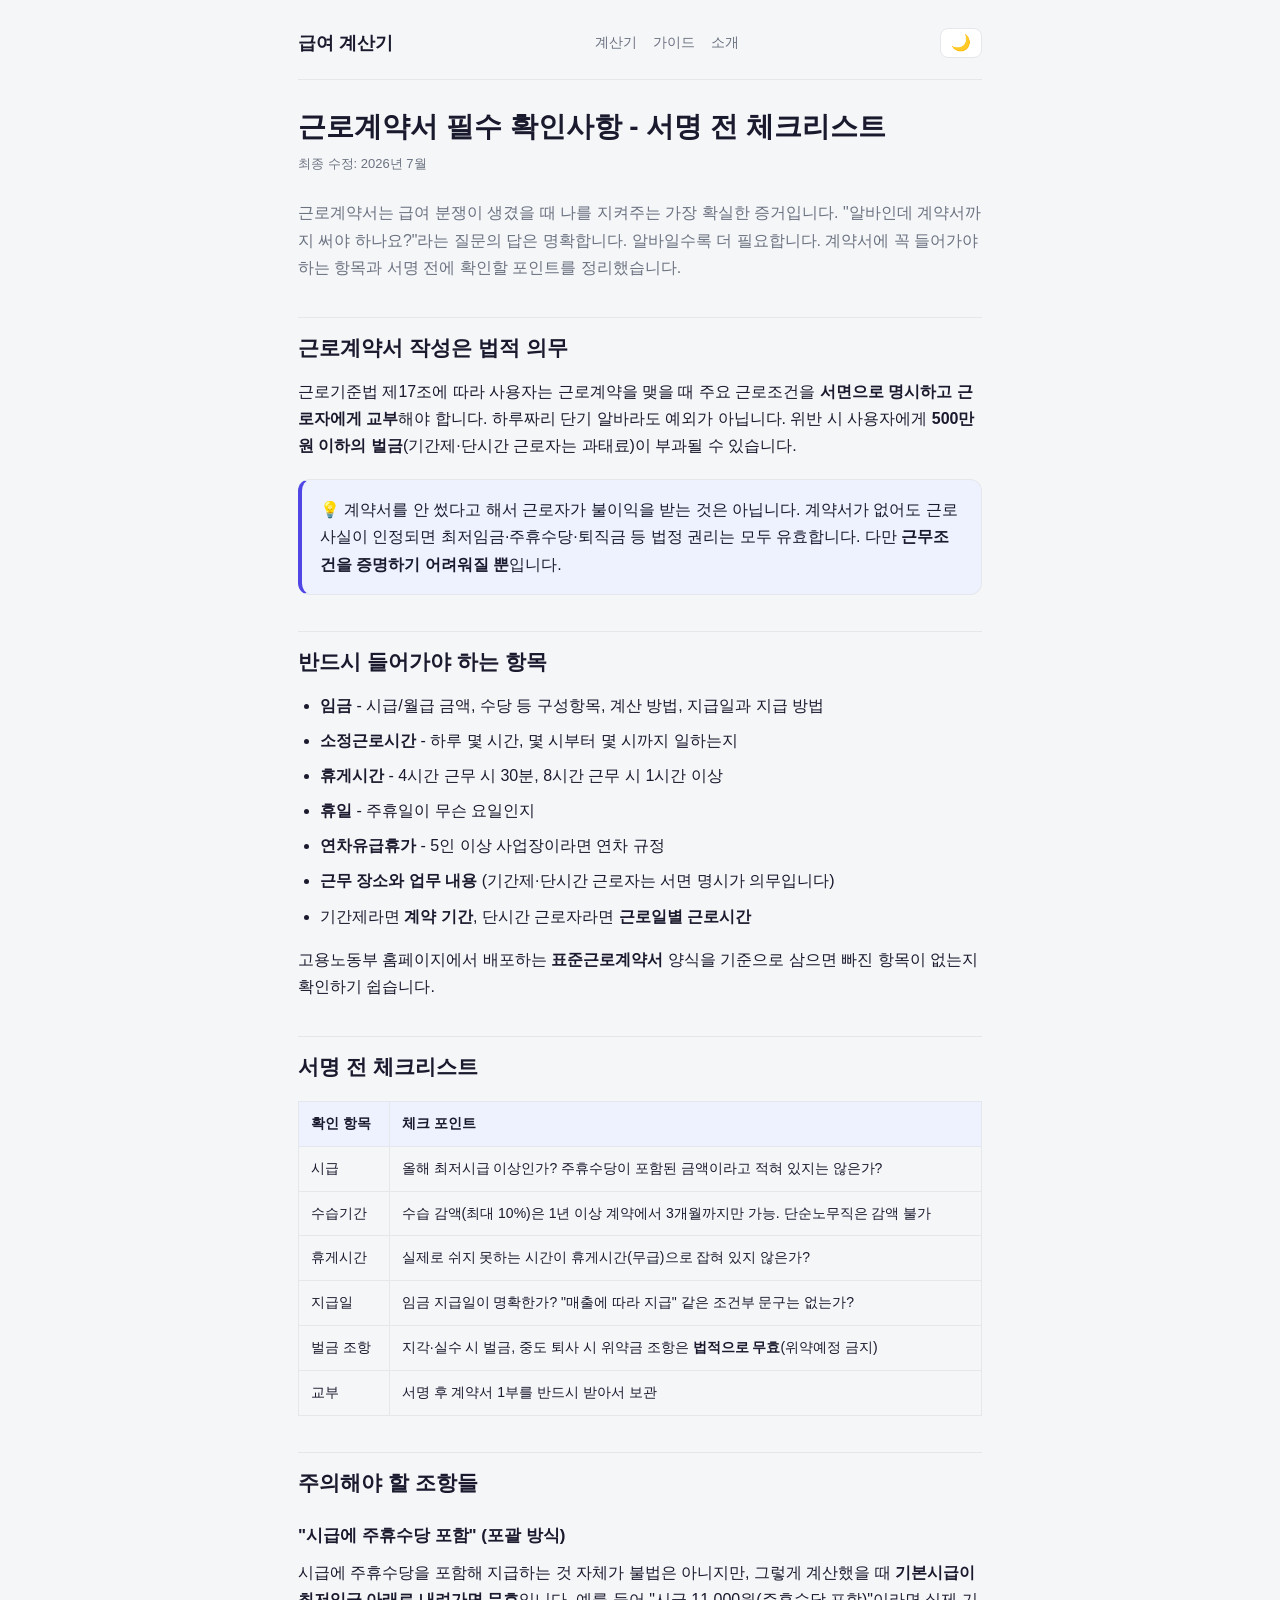
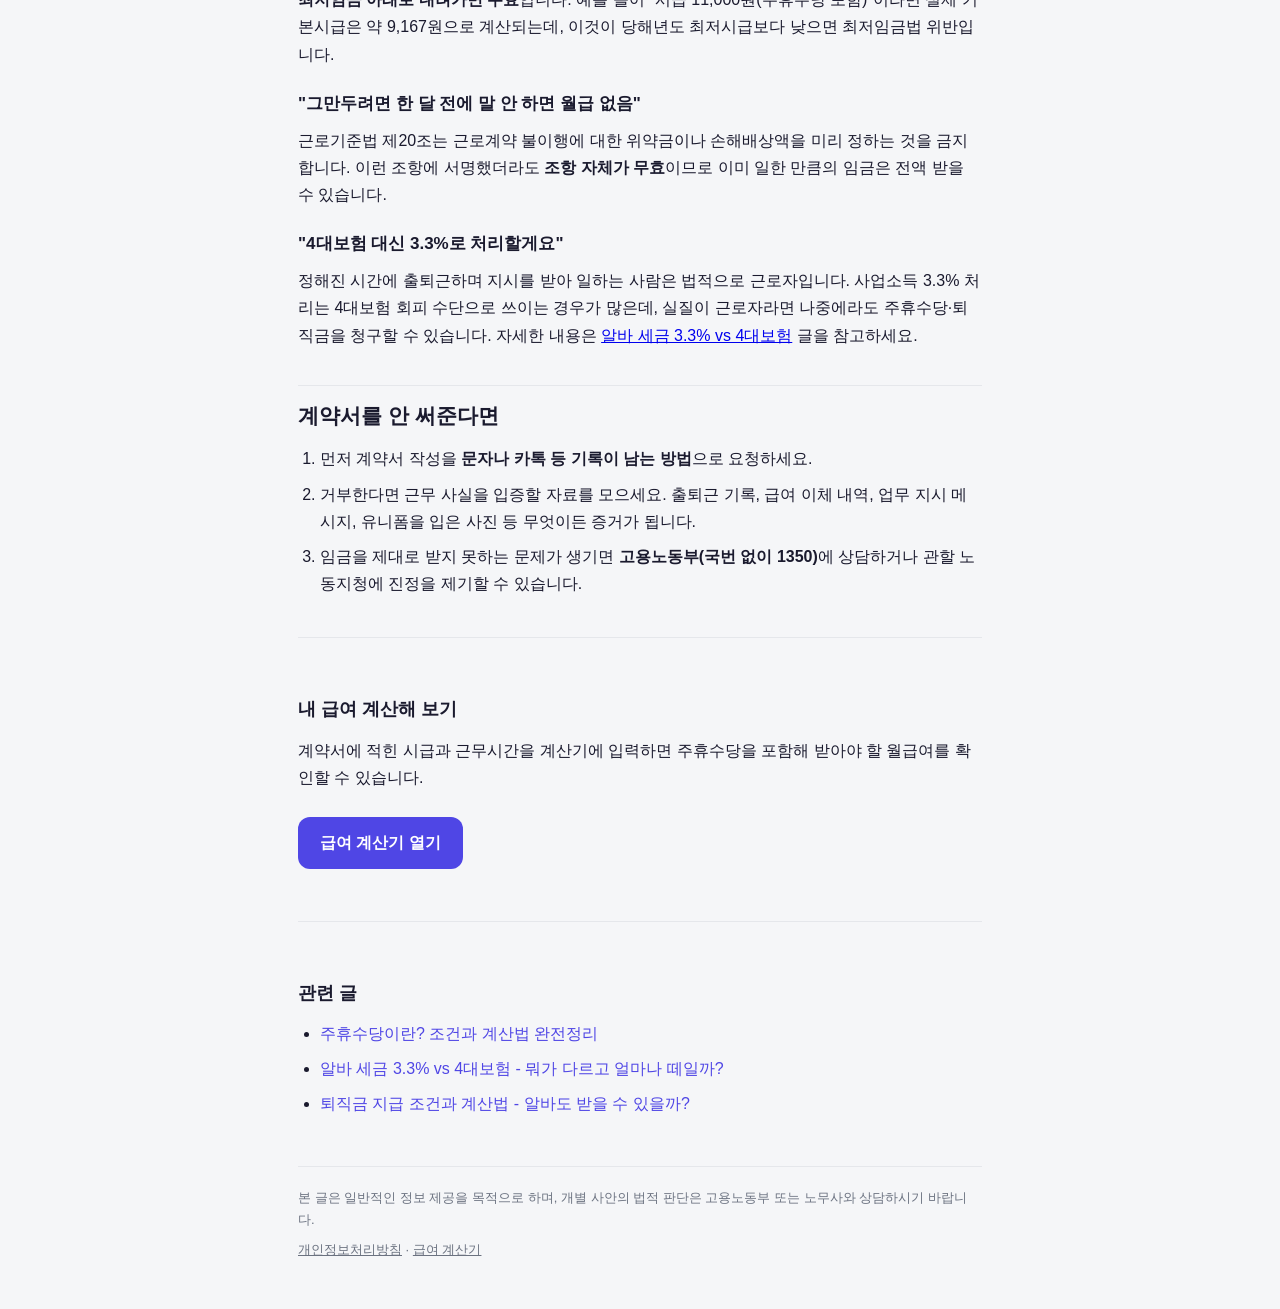
<file: guide/geunro-gyeyakseo.html>
<!DOCTYPE html>
<html lang="ko">
<head>
  <meta charset="UTF-8">
  <meta name="viewport" content="width=device-width, initial-scale=1.0">
  <title>근로계약서 필수 확인사항 - 서명 전 체크리스트 | 급여 가이드</title>
  <meta name="description" content="근로계약서에 반드시 들어가야 하는 항목(임금, 근로시간, 휴일, 연차)과 서명 전 확인할 체크리스트를 정리했습니다. 미작성 시 벌금, 포괄임금·위약금 조항 주의점까지 설명합니다.">
  <meta name="keywords" content="근로계약서, 근로계약서 필수 기재사항, 알바 근로계약서, 근로계약서 미작성, 포괄임금제, 표준근로계약서">
  <meta property="og:title" content="근로계약서 필수 확인사항 - 서명 전 체크리스트">
  <meta property="og:description" content="필수 기재사항부터 미작성 시 대처법까지, 서명 전에 꼭 확인하세요.">
  <meta property="og:type" content="article">
  <link rel="canonical" href="https://tttjdgus.github.io/guide/geunro-gyeyakseo.html">
  <link rel="stylesheet" href="../guide.css?v=2">
  <script>(function(){try{var t=localStorage.getItem("theme");if(t)document.documentElement.setAttribute("data-theme",t);}catch(e){}})();</script>
  <script async src="https://pagead2.googlesyndication.com/pagead/js/adsbygoogle.js?client=ca-pub-8778431658814007" crossorigin="anonymous"></script>
</head>
<body>
  <div class="container">
    <nav class="site-nav">
      <a href="../" class="brand">급여 계산기</a>
      <div class="nav-links">
        <a href="../">계산기</a>
        <a href="./">가이드</a>
        <a href="../about.html">소개</a>
      </div>
      <button type="button" class="theme-toggle" id="themeToggle" aria-label="다크모드 전환">🌙</button>
    </nav>

    <article>
      <h1>근로계약서 필수 확인사항 - 서명 전 체크리스트</h1>
      <p class="updated">최종 수정: 2026년 7월</p>
      <p class="lead">근로계약서는 급여 분쟁이 생겼을 때 나를 지켜주는 가장 확실한 증거입니다. "알바인데 계약서까지 써야 하나요?"라는 질문의 답은 명확합니다. 알바일수록 더 필요합니다. 계약서에 꼭 들어가야 하는 항목과 서명 전에 확인할 포인트를 정리했습니다.</p>

      <h2>근로계약서 작성은 법적 의무</h2>
      <p>근로기준법 제17조에 따라 사용자는 근로계약을 맺을 때 주요 근로조건을 <strong>서면으로 명시하고 근로자에게 교부</strong>해야 합니다. 하루짜리 단기 알바라도 예외가 아닙니다. 위반 시 사용자에게 <strong>500만 원 이하의 벌금</strong>(기간제·단시간 근로자는 과태료)이 부과될 수 있습니다.</p>
      <div class="callout">
        <p>💡 계약서를 안 썼다고 해서 근로자가 불이익을 받는 것은 아닙니다. 계약서가 없어도 근로 사실이 인정되면 최저임금·주휴수당·퇴직금 등 법정 권리는 모두 유효합니다. 다만 <strong>근무조건을 증명하기 어려워질 뿐</strong>입니다.</p>
      </div>

      <h2>반드시 들어가야 하는 항목</h2>
      <ul>
        <li><strong>임금</strong> - 시급/월급 금액, 수당 등 구성항목, 계산 방법, 지급일과 지급 방법</li>
        <li><strong>소정근로시간</strong> - 하루 몇 시간, 몇 시부터 몇 시까지 일하는지</li>
        <li><strong>휴게시간</strong> - 4시간 근무 시 30분, 8시간 근무 시 1시간 이상</li>
        <li><strong>휴일</strong> - 주휴일이 무슨 요일인지</li>
        <li><strong>연차유급휴가</strong> - 5인 이상 사업장이라면 연차 규정</li>
        <li><strong>근무 장소와 업무 내용</strong> (기간제·단시간 근로자는 서면 명시가 의무입니다)</li>
        <li>기간제라면 <strong>계약 기간</strong>, 단시간 근로자라면 <strong>근로일별 근로시간</strong></li>
      </ul>
      <p>고용노동부 홈페이지에서 배포하는 <strong>표준근로계약서</strong> 양식을 기준으로 삼으면 빠진 항목이 없는지 확인하기 쉽습니다.</p>

      <h2>서명 전 체크리스트</h2>
      <table class="calc">
        <tr><th>확인 항목</th><th>체크 포인트</th></tr>
        <tr><td>시급</td><td>올해 최저시급 이상인가? 주휴수당이 포함된 금액이라고 적혀 있지는 않은가?</td></tr>
        <tr><td>수습기간</td><td>수습 감액(최대 10%)은 1년 이상 계약에서 3개월까지만 가능. 단순노무직은 감액 불가</td></tr>
        <tr><td>휴게시간</td><td>실제로 쉬지 못하는 시간이 휴게시간(무급)으로 잡혀 있지 않은가?</td></tr>
        <tr><td>지급일</td><td>임금 지급일이 명확한가? "매출에 따라 지급" 같은 조건부 문구는 없는가?</td></tr>
        <tr><td>벌금 조항</td><td>지각·실수 시 벌금, 중도 퇴사 시 위약금 조항은 <strong>법적으로 무효</strong>(위약예정 금지)</td></tr>
        <tr><td>교부</td><td>서명 후 계약서 1부를 반드시 받아서 보관</td></tr>
      </table>

      <h2>주의해야 할 조항들</h2>
      <h3>"시급에 주휴수당 포함" (포괄 방식)</h3>
      <p>시급에 주휴수당을 포함해 지급하는 것 자체가 불법은 아니지만, 그렇게 계산했을 때 <strong>기본시급이 최저임금 아래로 내려가면 무효</strong>입니다. 예를 들어 "시급 11,000원(주휴수당 포함)"이라면 실제 기본시급은 약 9,167원으로 계산되는데, 이것이 당해년도 최저시급보다 낮으면 최저임금법 위반입니다.</p>
      <h3>"그만두려면 한 달 전에 말 안 하면 월급 없음"</h3>
      <p>근로기준법 제20조는 근로계약 불이행에 대한 위약금이나 손해배상액을 미리 정하는 것을 금지합니다. 이런 조항에 서명했더라도 <strong>조항 자체가 무효</strong>이므로 이미 일한 만큼의 임금은 전액 받을 수 있습니다.</p>
      <h3>"4대보험 대신 3.3%로 처리할게요"</h3>
      <p>정해진 시간에 출퇴근하며 지시를 받아 일하는 사람은 법적으로 근로자입니다. 사업소득 3.3% 처리는 4대보험 회피 수단으로 쓰이는 경우가 많은데, 실질이 근로자라면 나중에라도 주휴수당·퇴직금을 청구할 수 있습니다. 자세한 내용은 <a href="alba-segeum.html">알바 세금 3.3% vs 4대보험</a> 글을 참고하세요.</p>

      <h2>계약서를 안 써준다면</h2>
      <ol>
        <li>먼저 계약서 작성을 <strong>문자나 카톡 등 기록이 남는 방법</strong>으로 요청하세요.</li>
        <li>거부한다면 근무 사실을 입증할 자료를 모으세요. 출퇴근 기록, 급여 이체 내역, 업무 지시 메시지, 유니폼을 입은 사진 등 무엇이든 증거가 됩니다.</li>
        <li>임금을 제대로 받지 못하는 문제가 생기면 <strong>고용노동부(국번 없이 1350)</strong>에 상담하거나 관할 노동지청에 진정을 제기할 수 있습니다.</li>
      </ol>

      <div class="related">
        <h2>내 급여 계산해 보기</h2>
        <p>계약서에 적힌 시급과 근무시간을 계산기에 입력하면 주휴수당을 포함해 받아야 할 월급여를 확인할 수 있습니다.</p>
        <a href="../" class="cta">급여 계산기 열기</a>
      </div>

      <div class="related">
        <h2>관련 글</h2>
        <ul>
          <li><a href="jhuhyu-sudang.html">주휴수당이란? 조건과 계산법 완전정리</a></li>
          <li><a href="alba-segeum.html">알바 세금 3.3% vs 4대보험 - 뭐가 다르고 얼마나 떼일까?</a></li>
          <li><a href="toejikgeum.html">퇴직금 지급 조건과 계산법 - 알바도 받을 수 있을까?</a></li>
        </ul>
      </div>
    </article>

    <footer class="page-footer">
      <p>본 글은 일반적인 정보 제공을 목적으로 하며, 개별 사안의 법적 판단은 고용노동부 또는 노무사와 상담하시기 바랍니다.</p>
      <p style="margin-top:8px;"><a href="../privacy.html">개인정보처리방침</a> · <a href="../">급여 계산기</a></p>
    </footer>
  </div>

  <script>
    var btn = document.getElementById("themeToggle");
    function sync(){ btn.textContent = (document.documentElement.getAttribute("data-theme")==="dark") ? "☀️" : "🌙"; }
    sync();
    btn.addEventListener("click", function(){
      var next = (document.documentElement.getAttribute("data-theme")==="dark") ? "light" : "dark";
      document.documentElement.setAttribute("data-theme", next);
      try{ localStorage.setItem("theme", next); }catch(e){}
      sync();
    });
  </script>
</body>
</html>
</file>
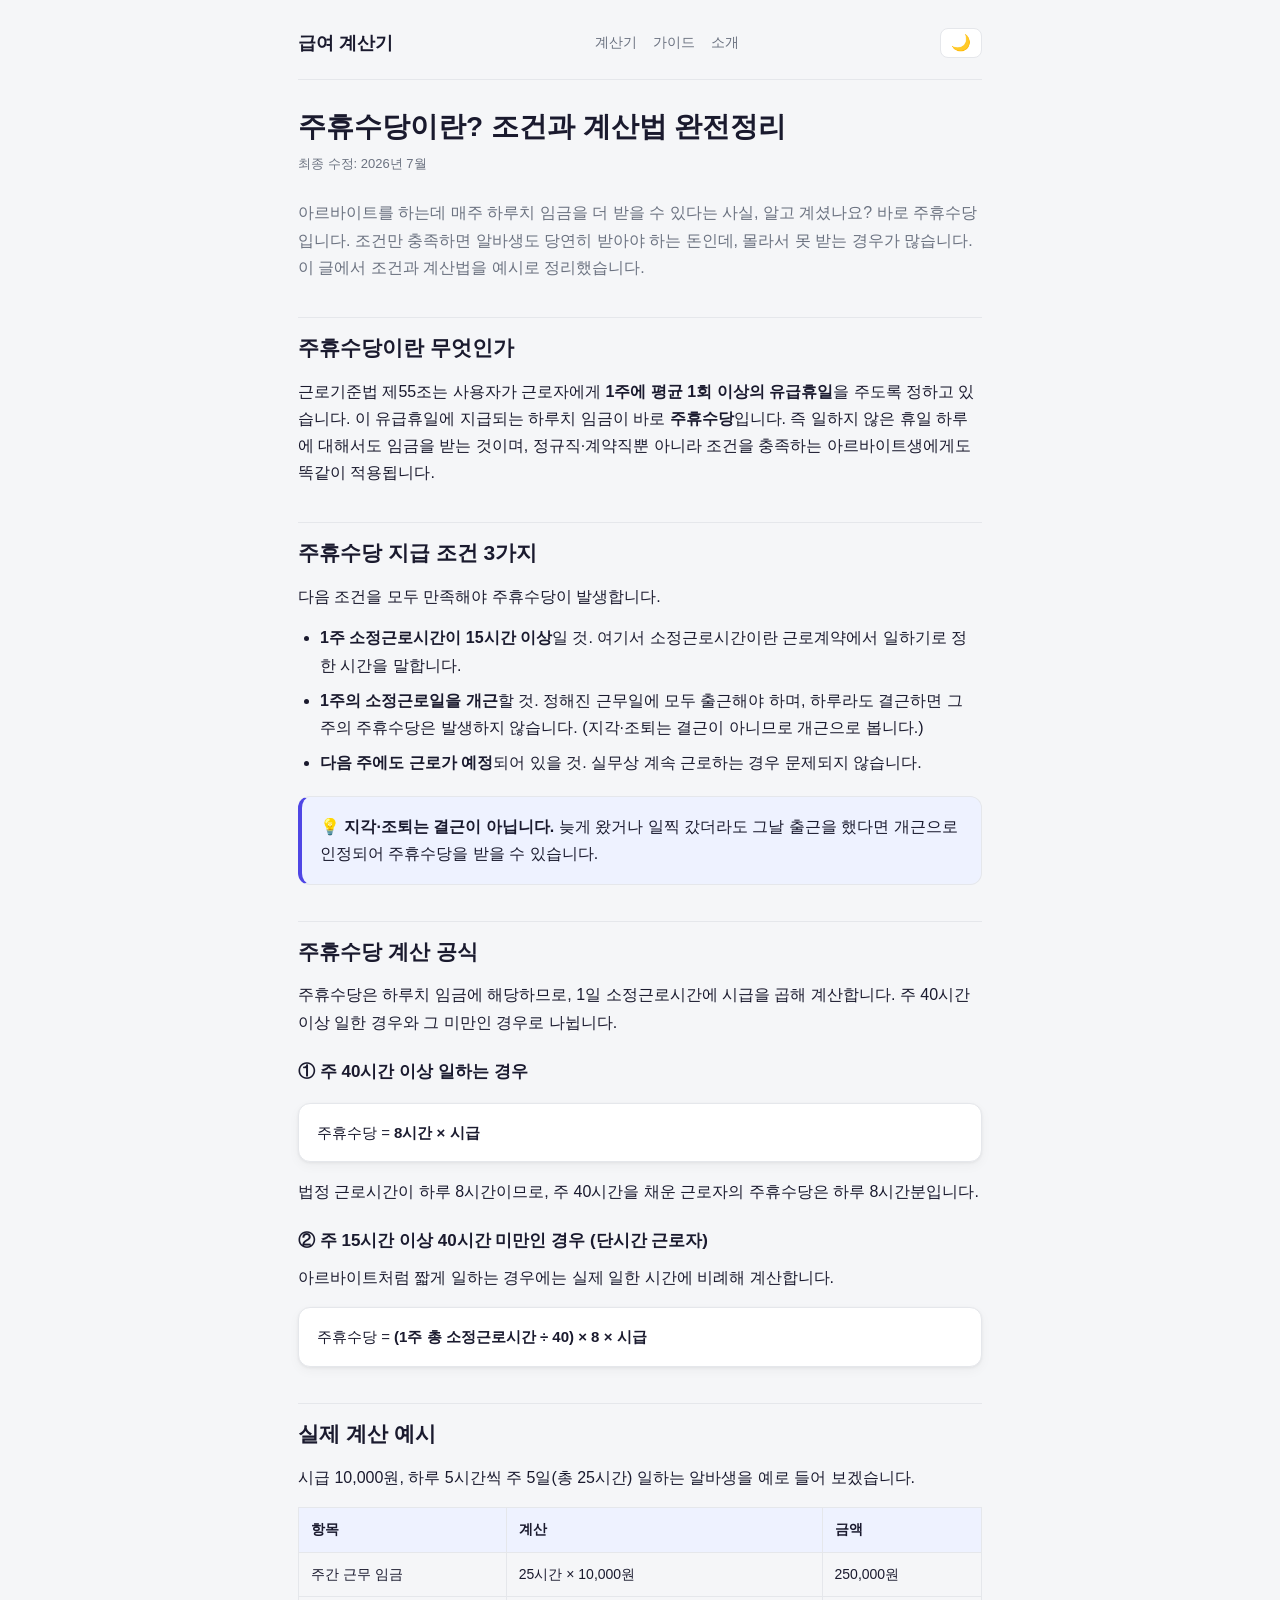
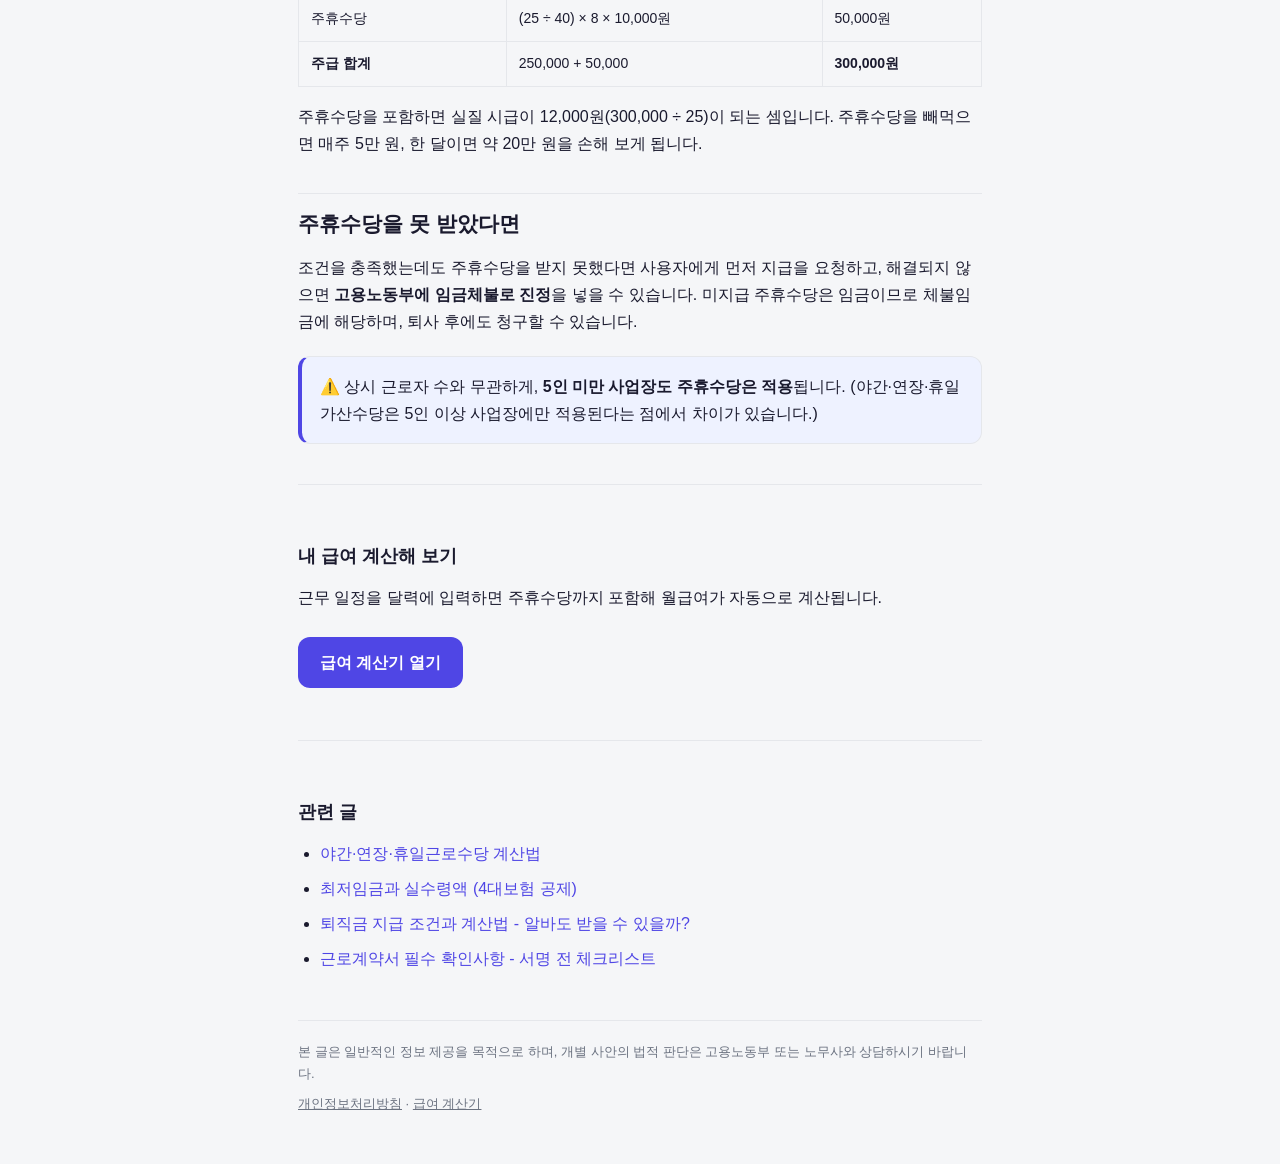
<file: guide/jhuhyu-sudang.html>
<!DOCTYPE html>
<html lang="ko">
<head>
  <meta charset="UTF-8">
  <meta name="viewport" content="width=device-width, initial-scale=1.0">
  <title>주휴수당이란? 조건과 계산법 완전정리 | 급여 가이드</title>
  <meta name="description" content="주휴수당 지급 조건(주 15시간 이상, 개근)과 계산 공식을 예시로 쉽게 설명합니다. 알바생도 받을 수 있는 주휴수당, 못 받았을 때 대처법까지 정리했습니다.">
  <meta name="keywords" content="주휴수당, 주휴수당 조건, 주휴수당 계산법, 알바 주휴수당, 주 15시간">
  <meta property="og:title" content="주휴수당이란? 조건과 계산법 완전정리">
  <meta property="og:description" content="주 15시간·개근 조건부터 하루치 임금 계산 공식까지 예시로 설명합니다.">
  <meta property="og:type" content="article">
  <link rel="canonical" href="https://tttjdgus.github.io/guide/jhuhyu-sudang.html">
  <link rel="stylesheet" href="../guide.css?v=2">
  <script>(function(){try{var t=localStorage.getItem("theme");if(t)document.documentElement.setAttribute("data-theme",t);}catch(e){}})();</script>
  <script async src="https://pagead2.googlesyndication.com/pagead/js/adsbygoogle.js?client=ca-pub-8778431658814007" crossorigin="anonymous"></script>
</head>
<body>
  <div class="container">
    <nav class="site-nav">
      <a href="../" class="brand">급여 계산기</a>
      <div class="nav-links">
        <a href="../">계산기</a>
        <a href="./">가이드</a>
        <a href="../about.html">소개</a>
      </div>
      <button type="button" class="theme-toggle" id="themeToggle" aria-label="다크모드 전환">🌙</button>
    </nav>

    <article>
      <h1>주휴수당이란? 조건과 계산법 완전정리</h1>
      <p class="updated">최종 수정: 2026년 7월</p>
      <p class="lead">아르바이트를 하는데 매주 하루치 임금을 더 받을 수 있다는 사실, 알고 계셨나요? 바로 주휴수당입니다. 조건만 충족하면 알바생도 당연히 받아야 하는 돈인데, 몰라서 못 받는 경우가 많습니다. 이 글에서 조건과 계산법을 예시로 정리했습니다.</p>

      <h2>주휴수당이란 무엇인가</h2>
      <p>근로기준법 제55조는 사용자가 근로자에게 <strong>1주에 평균 1회 이상의 유급휴일</strong>을 주도록 정하고 있습니다. 이 유급휴일에 지급되는 하루치 임금이 바로 <strong>주휴수당</strong>입니다. 즉 일하지 않은 휴일 하루에 대해서도 임금을 받는 것이며, 정규직·계약직뿐 아니라 조건을 충족하는 아르바이트생에게도 똑같이 적용됩니다.</p>

      <h2>주휴수당 지급 조건 3가지</h2>
      <p>다음 조건을 모두 만족해야 주휴수당이 발생합니다.</p>
      <ul>
        <li><strong>1주 소정근로시간이 15시간 이상</strong>일 것. 여기서 소정근로시간이란 근로계약에서 일하기로 정한 시간을 말합니다.</li>
        <li><strong>1주의 소정근로일을 개근</strong>할 것. 정해진 근무일에 모두 출근해야 하며, 하루라도 결근하면 그 주의 주휴수당은 발생하지 않습니다. (지각·조퇴는 결근이 아니므로 개근으로 봅니다.)</li>
        <li><strong>다음 주에도 근로가 예정</strong>되어 있을 것. 실무상 계속 근로하는 경우 문제되지 않습니다.</li>
      </ul>
      <div class="callout">
        <p>💡 <strong>지각·조퇴는 결근이 아닙니다.</strong> 늦게 왔거나 일찍 갔더라도 그날 출근을 했다면 개근으로 인정되어 주휴수당을 받을 수 있습니다.</p>
      </div>

      <h2>주휴수당 계산 공식</h2>
      <p>주휴수당은 하루치 임금에 해당하므로, 1일 소정근로시간에 시급을 곱해 계산합니다. 주 40시간 이상 일한 경우와 그 미만인 경우로 나뉩니다.</p>

      <h3>① 주 40시간 이상 일하는 경우</h3>
      <div class="formula">
        주휴수당 = <strong>8시간 × 시급</strong>
      </div>
      <p>법정 근로시간이 하루 8시간이므로, 주 40시간을 채운 근로자의 주휴수당은 하루 8시간분입니다.</p>

      <h3>② 주 15시간 이상 40시간 미만인 경우 (단시간 근로자)</h3>
      <p>아르바이트처럼 짧게 일하는 경우에는 실제 일한 시간에 비례해 계산합니다.</p>
      <div class="formula">
        주휴수당 = <strong>(1주 총 소정근로시간 ÷ 40) × 8 × 시급</strong>
      </div>

      <h2>실제 계산 예시</h2>
      <p>시급 10,000원, 하루 5시간씩 주 5일(총 25시간) 일하는 알바생을 예로 들어 보겠습니다.</p>
      <table class="calc">
        <tr><th>항목</th><th>계산</th><th>금액</th></tr>
        <tr><td>주간 근무 임금</td><td>25시간 × 10,000원</td><td>250,000원</td></tr>
        <tr><td>주휴수당</td><td>(25 ÷ 40) × 8 × 10,000원</td><td>50,000원</td></tr>
        <tr><td><strong>주급 합계</strong></td><td>250,000 + 50,000</td><td><strong>300,000원</strong></td></tr>
      </table>
      <p>주휴수당을 포함하면 실질 시급이 12,000원(300,000 ÷ 25)이 되는 셈입니다. 주휴수당을 빼먹으면 매주 5만 원, 한 달이면 약 20만 원을 손해 보게 됩니다.</p>

      <h2>주휴수당을 못 받았다면</h2>
      <p>조건을 충족했는데도 주휴수당을 받지 못했다면 사용자에게 먼저 지급을 요청하고, 해결되지 않으면 <strong>고용노동부에 임금체불로 진정</strong>을 넣을 수 있습니다. 미지급 주휴수당은 임금이므로 체불임금에 해당하며, 퇴사 후에도 청구할 수 있습니다.</p>
      <div class="callout">
        <p>⚠️ 상시 근로자 수와 무관하게, <strong>5인 미만 사업장도 주휴수당은 적용</strong>됩니다. (야간·연장·휴일 가산수당은 5인 이상 사업장에만 적용된다는 점에서 차이가 있습니다.)</p>
      </div>

      <div class="related">
        <h2>내 급여 계산해 보기</h2>
        <p>근무 일정을 달력에 입력하면 주휴수당까지 포함해 월급여가 자동으로 계산됩니다.</p>
        <a href="../" class="cta">급여 계산기 열기</a>
      </div>

      <div class="related">
        <h2>관련 글</h2>
        <ul>
          <li><a href="yagan-yeonjang-hyuil.html">야간·연장·휴일근로수당 계산법</a></li>
          <li><a href="choejeo-imgeum-silsuryeong.html">최저임금과 실수령액 (4대보험 공제)</a></li>
          <li><a href="toejikgeum.html">퇴직금 지급 조건과 계산법 - 알바도 받을 수 있을까?</a></li>
          <li><a href="geunro-gyeyakseo.html">근로계약서 필수 확인사항 - 서명 전 체크리스트</a></li>
        </ul>
      </div>
    </article>

    <footer class="page-footer">
      <p>본 글은 일반적인 정보 제공을 목적으로 하며, 개별 사안의 법적 판단은 고용노동부 또는 노무사와 상담하시기 바랍니다.</p>
      <p style="margin-top:8px;"><a href="../privacy.html">개인정보처리방침</a> · <a href="../">급여 계산기</a></p>
    </footer>
  </div>

  <script>
    var btn = document.getElementById("themeToggle");
    function sync(){ btn.textContent = (document.documentElement.getAttribute("data-theme")==="dark") ? "☀️" : "🌙"; }
    sync();
    btn.addEventListener("click", function(){
      var next = (document.documentElement.getAttribute("data-theme")==="dark") ? "light" : "dark";
      document.documentElement.setAttribute("data-theme", next);
      try{ localStorage.setItem("theme", next); }catch(e){}
      sync();
    });
  </script>
</body>
</html>
</file>
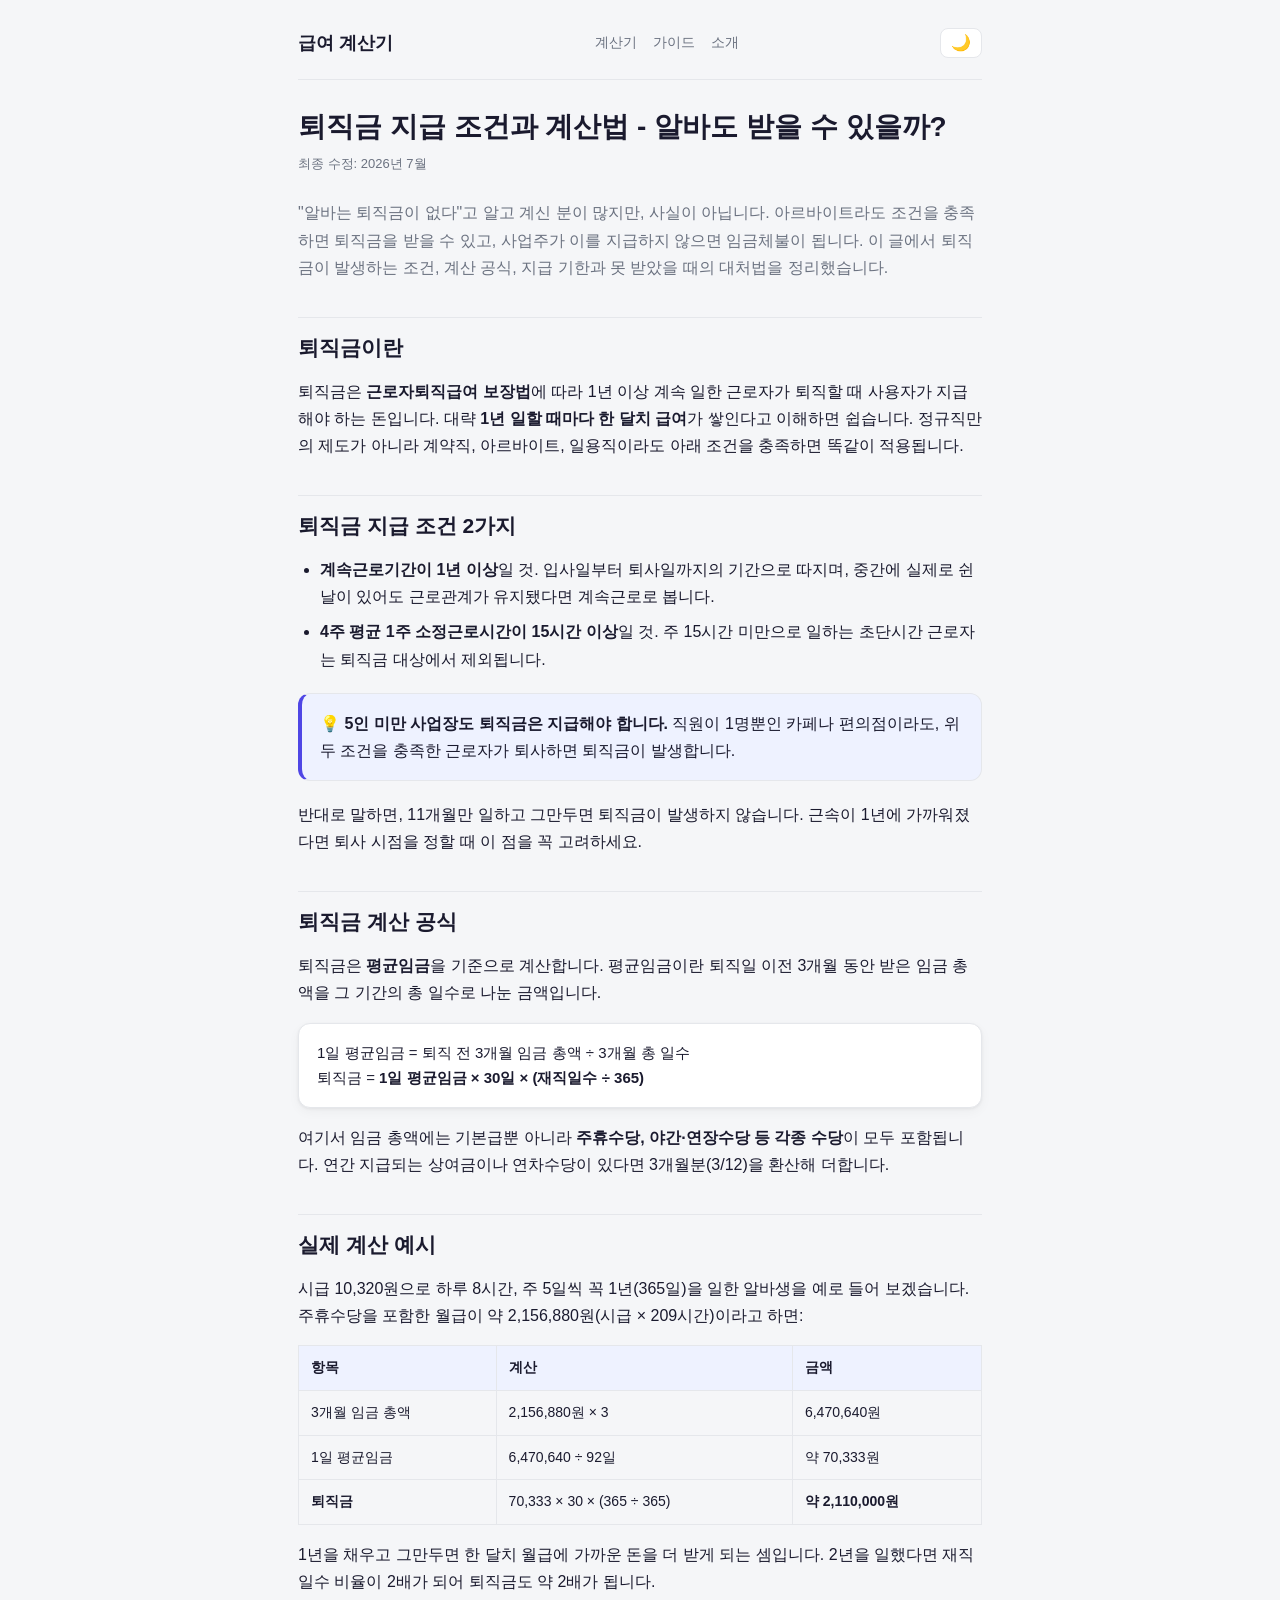
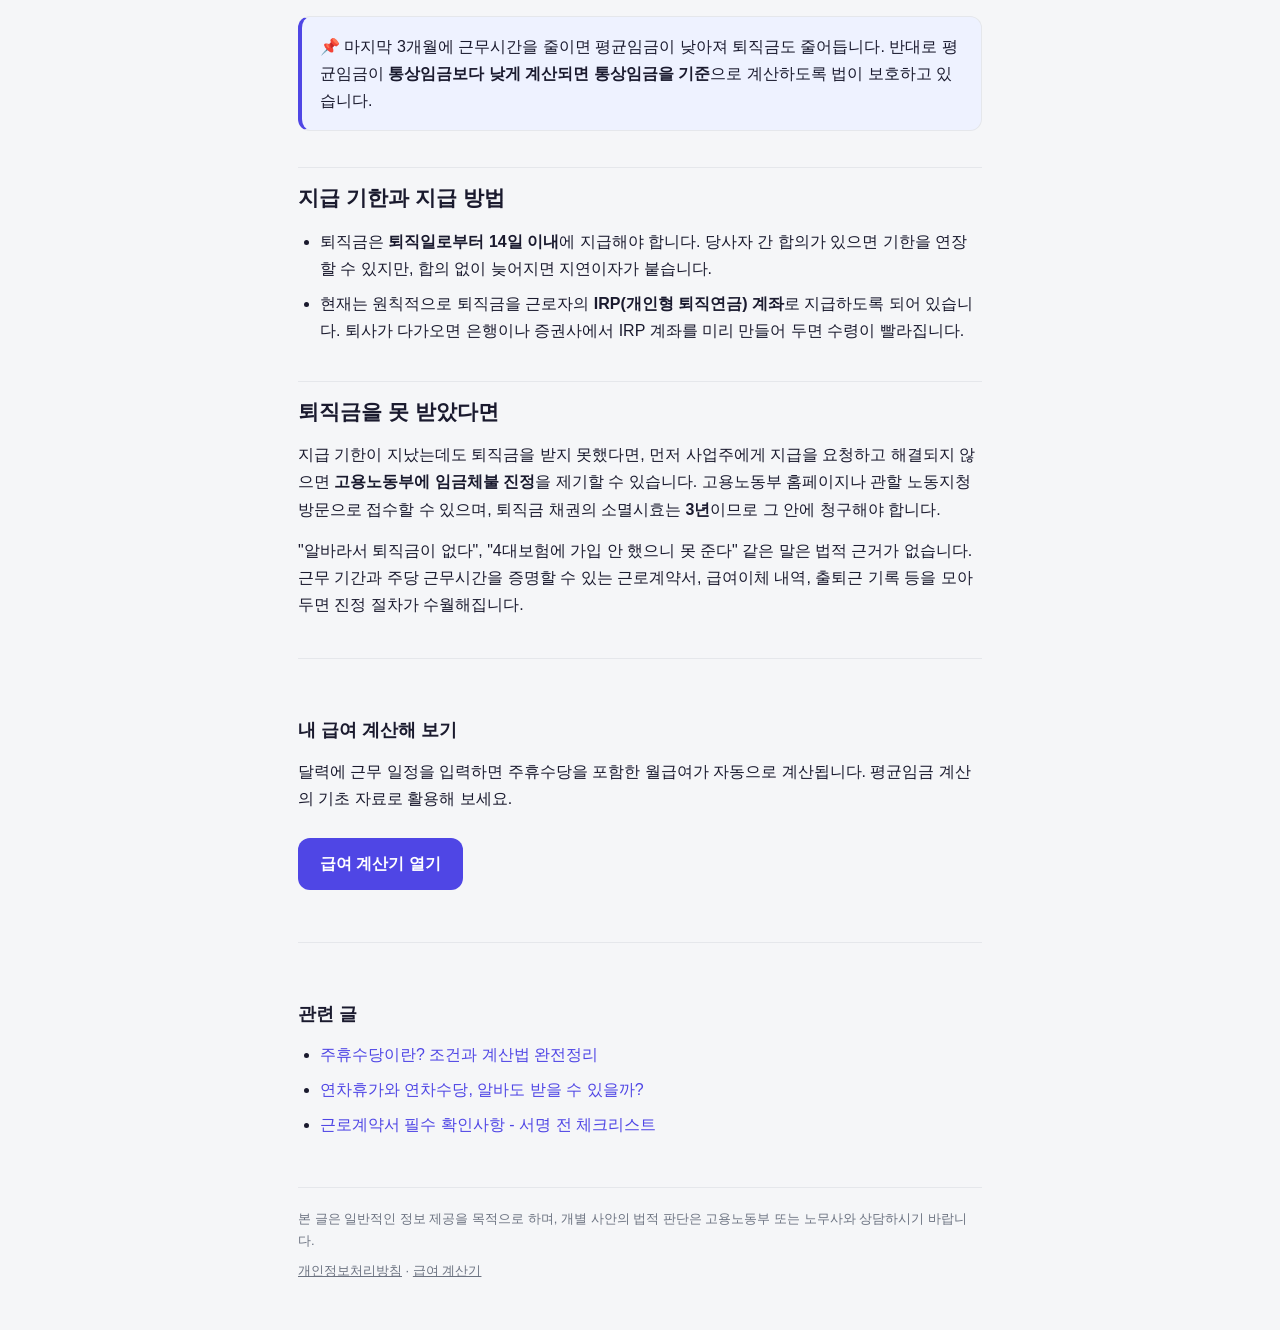
<file: guide/toejikgeum.html>
<!DOCTYPE html>
<html lang="ko">
<head>
  <meta charset="UTF-8">
  <meta name="viewport" content="width=device-width, initial-scale=1.0">
  <title>퇴직금 지급 조건과 계산법 - 알바도 받을 수 있을까? | 급여 가이드</title>
  <meta name="description" content="퇴직금 지급 조건(1년 이상 근속, 주 15시간 이상)과 평균임금 기준 계산 공식을 예시로 설명합니다. 아르바이트 퇴직금, 지급 기한, 못 받았을 때 대처법까지 정리했습니다.">
  <meta name="keywords" content="퇴직금, 퇴직금 계산법, 알바 퇴직금, 퇴직금 지급 조건, 평균임금, 퇴직금 지급기한">
  <meta property="og:title" content="퇴직금 지급 조건과 계산법 - 알바도 받을 수 있을까?">
  <meta property="og:description" content="1년 이상·주 15시간 조건부터 평균임금 계산 공식까지 예시로 설명합니다.">
  <meta property="og:type" content="article">
  <link rel="canonical" href="https://tttjdgus.github.io/guide/toejikgeum.html">
  <link rel="stylesheet" href="../guide.css?v=2">
  <script>(function(){try{var t=localStorage.getItem("theme");if(t)document.documentElement.setAttribute("data-theme",t);}catch(e){}})();</script>
  <script async src="https://pagead2.googlesyndication.com/pagead/js/adsbygoogle.js?client=ca-pub-8778431658814007" crossorigin="anonymous"></script>
</head>
<body>
  <div class="container">
    <nav class="site-nav">
      <a href="../" class="brand">급여 계산기</a>
      <div class="nav-links">
        <a href="../">계산기</a>
        <a href="./">가이드</a>
        <a href="../about.html">소개</a>
      </div>
      <button type="button" class="theme-toggle" id="themeToggle" aria-label="다크모드 전환">🌙</button>
    </nav>

    <article>
      <h1>퇴직금 지급 조건과 계산법 - 알바도 받을 수 있을까?</h1>
      <p class="updated">최종 수정: 2026년 7월</p>
      <p class="lead">"알바는 퇴직금이 없다"고 알고 계신 분이 많지만, 사실이 아닙니다. 아르바이트라도 조건을 충족하면 퇴직금을 받을 수 있고, 사업주가 이를 지급하지 않으면 임금체불이 됩니다. 이 글에서 퇴직금이 발생하는 조건, 계산 공식, 지급 기한과 못 받았을 때의 대처법을 정리했습니다.</p>

      <h2>퇴직금이란</h2>
      <p>퇴직금은 <strong>근로자퇴직급여 보장법</strong>에 따라 1년 이상 계속 일한 근로자가 퇴직할 때 사용자가 지급해야 하는 돈입니다. 대략 <strong>1년 일할 때마다 한 달치 급여</strong>가 쌓인다고 이해하면 쉽습니다. 정규직만의 제도가 아니라 계약직, 아르바이트, 일용직이라도 아래 조건을 충족하면 똑같이 적용됩니다.</p>

      <h2>퇴직금 지급 조건 2가지</h2>
      <ul>
        <li><strong>계속근로기간이 1년 이상</strong>일 것. 입사일부터 퇴사일까지의 기간으로 따지며, 중간에 실제로 쉰 날이 있어도 근로관계가 유지됐다면 계속근로로 봅니다.</li>
        <li><strong>4주 평균 1주 소정근로시간이 15시간 이상</strong>일 것. 주 15시간 미만으로 일하는 초단시간 근로자는 퇴직금 대상에서 제외됩니다.</li>
      </ul>
      <div class="callout">
        <p>💡 <strong>5인 미만 사업장도 퇴직금은 지급해야 합니다.</strong> 직원이 1명뿐인 카페나 편의점이라도, 위 두 조건을 충족한 근로자가 퇴사하면 퇴직금이 발생합니다.</p>
      </div>
      <p>반대로 말하면, 11개월만 일하고 그만두면 퇴직금이 발생하지 않습니다. 근속이 1년에 가까워졌다면 퇴사 시점을 정할 때 이 점을 꼭 고려하세요.</p>

      <h2>퇴직금 계산 공식</h2>
      <p>퇴직금은 <strong>평균임금</strong>을 기준으로 계산합니다. 평균임금이란 퇴직일 이전 3개월 동안 받은 임금 총액을 그 기간의 총 일수로 나눈 금액입니다.</p>
      <div class="formula">
        1일 평균임금 = 퇴직 전 3개월 임금 총액 ÷ 3개월 총 일수<br>
        퇴직금 = <strong>1일 평균임금 × 30일 × (재직일수 ÷ 365)</strong>
      </div>
      <p>여기서 임금 총액에는 기본급뿐 아니라 <strong>주휴수당, 야간·연장수당 등 각종 수당</strong>이 모두 포함됩니다. 연간 지급되는 상여금이나 연차수당이 있다면 3개월분(3/12)을 환산해 더합니다.</p>

      <h2>실제 계산 예시</h2>
      <p>시급 10,320원으로 하루 8시간, 주 5일씩 꼭 1년(365일)을 일한 알바생을 예로 들어 보겠습니다. 주휴수당을 포함한 월급이 약 2,156,880원(시급 × 209시간)이라고 하면:</p>
      <table class="calc">
        <tr><th>항목</th><th>계산</th><th>금액</th></tr>
        <tr><td>3개월 임금 총액</td><td>2,156,880원 × 3</td><td>6,470,640원</td></tr>
        <tr><td>1일 평균임금</td><td>6,470,640 ÷ 92일</td><td>약 70,333원</td></tr>
        <tr><td><strong>퇴직금</strong></td><td>70,333 × 30 × (365 ÷ 365)</td><td><strong>약 2,110,000원</strong></td></tr>
      </table>
      <p>1년을 채우고 그만두면 한 달치 월급에 가까운 돈을 더 받게 되는 셈입니다. 2년을 일했다면 재직일수 비율이 2배가 되어 퇴직금도 약 2배가 됩니다.</p>
      <div class="callout">
        <p>📌 마지막 3개월에 근무시간을 줄이면 평균임금이 낮아져 퇴직금도 줄어듭니다. 반대로 평균임금이 <strong>통상임금보다 낮게 계산되면 통상임금을 기준</strong>으로 계산하도록 법이 보호하고 있습니다.</p>
      </div>

      <h2>지급 기한과 지급 방법</h2>
      <ul>
        <li>퇴직금은 <strong>퇴직일로부터 14일 이내</strong>에 지급해야 합니다. 당사자 간 합의가 있으면 기한을 연장할 수 있지만, 합의 없이 늦어지면 지연이자가 붙습니다.</li>
        <li>현재는 원칙적으로 퇴직금을 근로자의 <strong>IRP(개인형 퇴직연금) 계좌</strong>로 지급하도록 되어 있습니다. 퇴사가 다가오면 은행이나 증권사에서 IRP 계좌를 미리 만들어 두면 수령이 빨라집니다.</li>
      </ul>

      <h2>퇴직금을 못 받았다면</h2>
      <p>지급 기한이 지났는데도 퇴직금을 받지 못했다면, 먼저 사업주에게 지급을 요청하고 해결되지 않으면 <strong>고용노동부에 임금체불 진정</strong>을 제기할 수 있습니다. 고용노동부 홈페이지나 관할 노동지청 방문으로 접수할 수 있으며, 퇴직금 채권의 소멸시효는 <strong>3년</strong>이므로 그 안에 청구해야 합니다.</p>
      <p>"알바라서 퇴직금이 없다", "4대보험에 가입 안 했으니 못 준다" 같은 말은 법적 근거가 없습니다. 근무 기간과 주당 근무시간을 증명할 수 있는 근로계약서, 급여이체 내역, 출퇴근 기록 등을 모아 두면 진정 절차가 수월해집니다.</p>

      <div class="related">
        <h2>내 급여 계산해 보기</h2>
        <p>달력에 근무 일정을 입력하면 주휴수당을 포함한 월급여가 자동으로 계산됩니다. 평균임금 계산의 기초 자료로 활용해 보세요.</p>
        <a href="../" class="cta">급여 계산기 열기</a>
      </div>

      <div class="related">
        <h2>관련 글</h2>
        <ul>
          <li><a href="jhuhyu-sudang.html">주휴수당이란? 조건과 계산법 완전정리</a></li>
          <li><a href="yeoncha-sudang.html">연차휴가와 연차수당, 알바도 받을 수 있을까?</a></li>
          <li><a href="geunro-gyeyakseo.html">근로계약서 필수 확인사항 - 서명 전 체크리스트</a></li>
        </ul>
      </div>
    </article>

    <footer class="page-footer">
      <p>본 글은 일반적인 정보 제공을 목적으로 하며, 개별 사안의 법적 판단은 고용노동부 또는 노무사와 상담하시기 바랍니다.</p>
      <p style="margin-top:8px;"><a href="../privacy.html">개인정보처리방침</a> · <a href="../">급여 계산기</a></p>
    </footer>
  </div>

  <script>
    var btn = document.getElementById("themeToggle");
    function sync(){ btn.textContent = (document.documentElement.getAttribute("data-theme")==="dark") ? "☀️" : "🌙"; }
    sync();
    btn.addEventListener("click", function(){
      var next = (document.documentElement.getAttribute("data-theme")==="dark") ? "light" : "dark";
      document.documentElement.setAttribute("data-theme", next);
      try{ localStorage.setItem("theme", next); }catch(e){}
      sync();
    });
  </script>
</body>
</html>
</file>
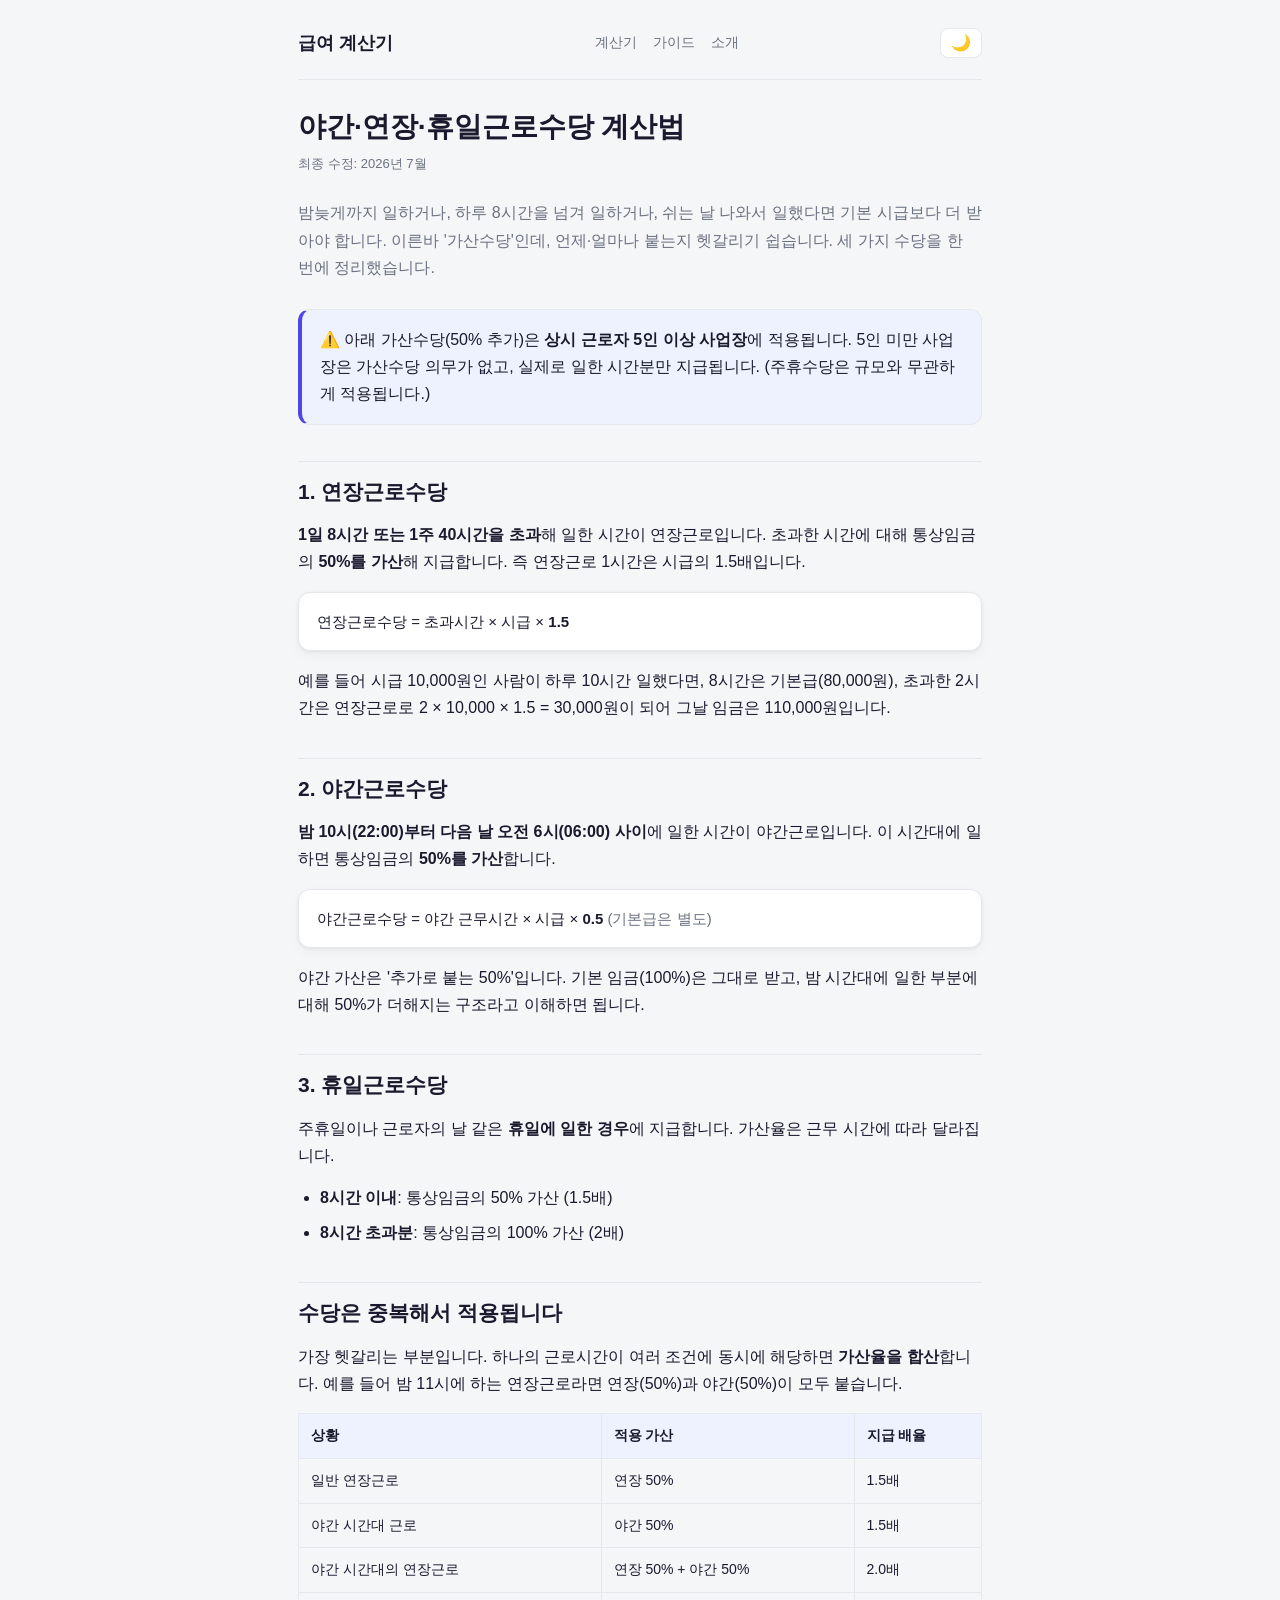
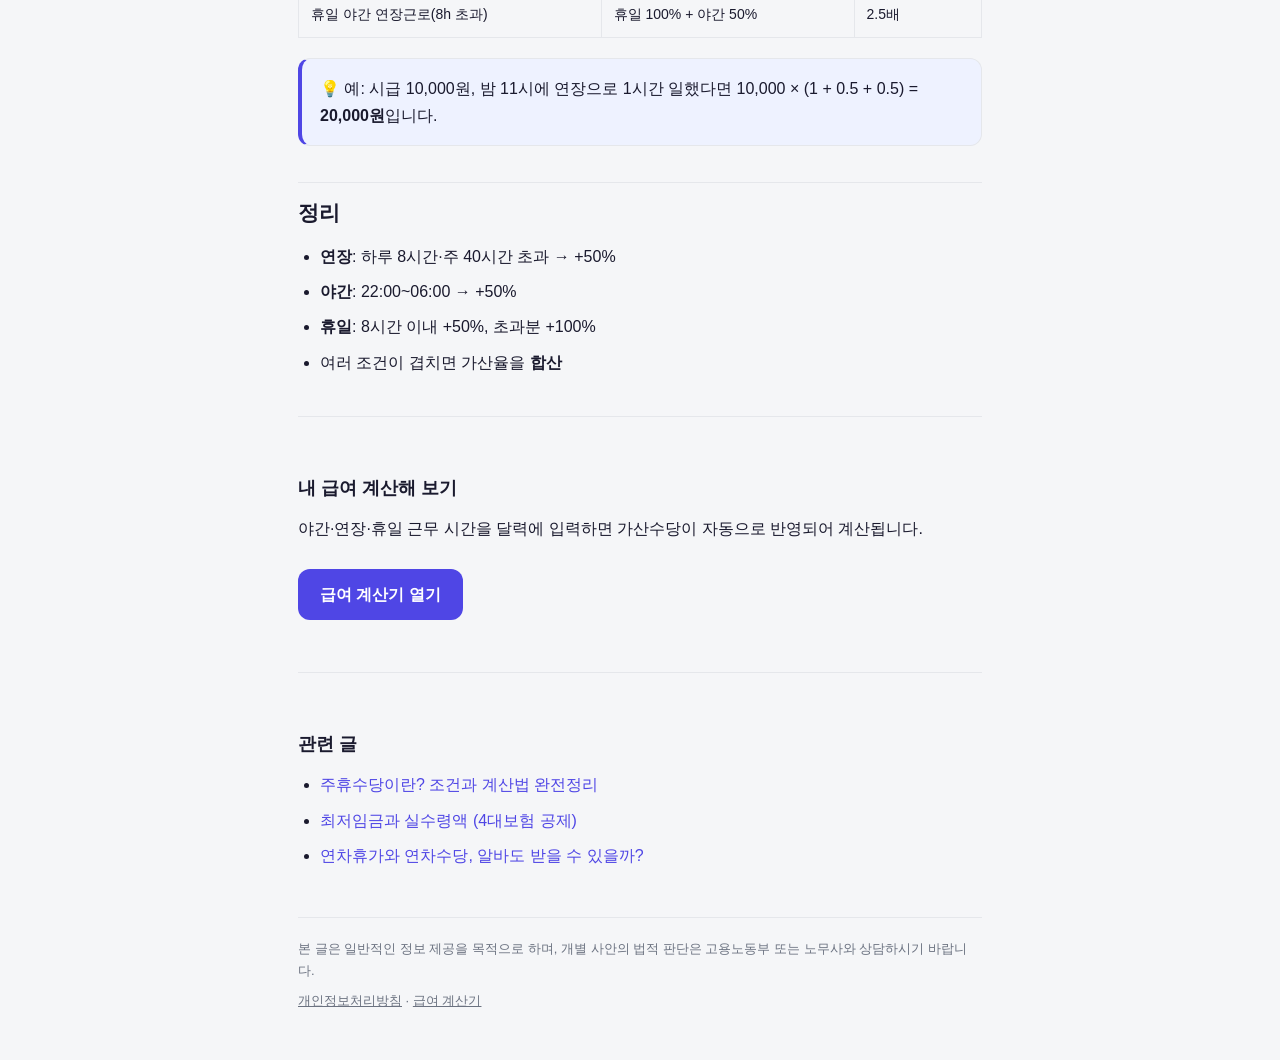
<file: guide/yagan-yeonjang-hyuil.html>
<!DOCTYPE html>
<html lang="ko">
<head>
  <meta charset="UTF-8">
  <meta name="viewport" content="width=device-width, initial-scale=1.0">
  <title>야간·연장·휴일근로수당 계산법 | 급여 가이드</title>
  <meta name="description" content="밤 10시 이후 야간근로, 하루 8시간 초과 연장근로, 휴일근로 시 얼마를 더 받아야 할까요? 가산율 50%와 수당 중복 적용까지 예시로 정리했습니다.">
  <meta name="keywords" content="야간수당, 연장수당, 휴일수당, 야간근로수당 계산, 연장근로 가산, 시간외수당">
  <meta property="og:title" content="야간·연장·휴일근로수당 계산법">
  <meta property="og:description" content="가산율 50%와 수당 중복 적용을 예시로 정리했습니다.">
  <meta property="og:type" content="article">
  <link rel="canonical" href="https://tttjdgus.github.io/guide/yagan-yeonjang-hyuil.html">
  <link rel="stylesheet" href="../guide.css?v=2">
  <script>(function(){try{var t=localStorage.getItem("theme");if(t)document.documentElement.setAttribute("data-theme",t);}catch(e){}})();</script>
  <script async src="https://pagead2.googlesyndication.com/pagead/js/adsbygoogle.js?client=ca-pub-8778431658814007" crossorigin="anonymous"></script>
</head>
<body>
  <div class="container">
    <nav class="site-nav">
      <a href="../" class="brand">급여 계산기</a>
      <div class="nav-links">
        <a href="../">계산기</a>
        <a href="./">가이드</a>
        <a href="../about.html">소개</a>
      </div>
      <button type="button" class="theme-toggle" id="themeToggle" aria-label="다크모드 전환">🌙</button>
    </nav>

    <article>
      <h1>야간·연장·휴일근로수당 계산법</h1>
      <p class="updated">최종 수정: 2026년 7월</p>
      <p class="lead">밤늦게까지 일하거나, 하루 8시간을 넘겨 일하거나, 쉬는 날 나와서 일했다면 기본 시급보다 더 받아야 합니다. 이른바 '가산수당'인데, 언제·얼마나 붙는지 헷갈리기 쉽습니다. 세 가지 수당을 한 번에 정리했습니다.</p>

      <div class="callout">
        <p>⚠️ 아래 가산수당(50% 추가)은 <strong>상시 근로자 5인 이상 사업장</strong>에 적용됩니다. 5인 미만 사업장은 가산수당 의무가 없고, 실제로 일한 시간분만 지급됩니다. (주휴수당은 규모와 무관하게 적용됩니다.)</p>
      </div>

      <h2>1. 연장근로수당</h2>
      <p><strong>1일 8시간 또는 1주 40시간을 초과</strong>해 일한 시간이 연장근로입니다. 초과한 시간에 대해 통상임금의 <strong>50%를 가산</strong>해 지급합니다. 즉 연장근로 1시간은 시급의 1.5배입니다.</p>
      <div class="formula">
        연장근로수당 = 초과시간 × 시급 × <strong>1.5</strong>
      </div>
      <p>예를 들어 시급 10,000원인 사람이 하루 10시간 일했다면, 8시간은 기본급(80,000원), 초과한 2시간은 연장근로로 2 × 10,000 × 1.5 = 30,000원이 되어 그날 임금은 110,000원입니다.</p>

      <h2>2. 야간근로수당</h2>
      <p><strong>밤 10시(22:00)부터 다음 날 오전 6시(06:00) 사이</strong>에 일한 시간이 야간근로입니다. 이 시간대에 일하면 통상임금의 <strong>50%를 가산</strong>합니다.</p>
      <div class="formula">
        야간근로수당 = 야간 근무시간 × 시급 × <strong>0.5</strong> <span style="color:var(--text-muted)">(기본급은 별도)</span>
      </div>
      <p>야간 가산은 '추가로 붙는 50%'입니다. 기본 임금(100%)은 그대로 받고, 밤 시간대에 일한 부분에 대해 50%가 더해지는 구조라고 이해하면 됩니다.</p>

      <h2>3. 휴일근로수당</h2>
      <p>주휴일이나 근로자의 날 같은 <strong>휴일에 일한 경우</strong>에 지급합니다. 가산율은 근무 시간에 따라 달라집니다.</p>
      <ul>
        <li><strong>8시간 이내</strong>: 통상임금의 50% 가산 (1.5배)</li>
        <li><strong>8시간 초과분</strong>: 통상임금의 100% 가산 (2배)</li>
      </ul>

      <h2>수당은 중복해서 적용됩니다</h2>
      <p>가장 헷갈리는 부분입니다. 하나의 근로시간이 여러 조건에 동시에 해당하면 <strong>가산율을 합산</strong>합니다. 예를 들어 밤 11시에 하는 연장근로라면 연장(50%)과 야간(50%)이 모두 붙습니다.</p>
      <table class="calc">
        <tr><th>상황</th><th>적용 가산</th><th>지급 배율</th></tr>
        <tr><td>일반 연장근로</td><td>연장 50%</td><td>1.5배</td></tr>
        <tr><td>야간 시간대 근로</td><td>야간 50%</td><td>1.5배</td></tr>
        <tr><td>야간 시간대의 연장근로</td><td>연장 50% + 야간 50%</td><td>2.0배</td></tr>
        <tr><td>휴일 야간 연장근로(8h 초과)</td><td>휴일 100% + 야간 50%</td><td>2.5배</td></tr>
      </table>
      <div class="callout">
        <p>💡 예: 시급 10,000원, 밤 11시에 연장으로 1시간 일했다면 10,000 × (1 + 0.5 + 0.5) = <strong>20,000원</strong>입니다.</p>
      </div>

      <h2>정리</h2>
      <ul>
        <li><strong>연장</strong>: 하루 8시간·주 40시간 초과 → +50%</li>
        <li><strong>야간</strong>: 22:00~06:00 → +50%</li>
        <li><strong>휴일</strong>: 8시간 이내 +50%, 초과분 +100%</li>
        <li>여러 조건이 겹치면 가산율을 <strong>합산</strong></li>
      </ul>

      <div class="related">
        <h2>내 급여 계산해 보기</h2>
        <p>야간·연장·휴일 근무 시간을 달력에 입력하면 가산수당이 자동으로 반영되어 계산됩니다.</p>
        <a href="../" class="cta">급여 계산기 열기</a>
      </div>

      <div class="related">
        <h2>관련 글</h2>
        <ul>
          <li><a href="jhuhyu-sudang.html">주휴수당이란? 조건과 계산법 완전정리</a></li>
          <li><a href="choejeo-imgeum-silsuryeong.html">최저임금과 실수령액 (4대보험 공제)</a></li>
          <li><a href="yeoncha-sudang.html">연차휴가와 연차수당, 알바도 받을 수 있을까?</a></li>
        </ul>
      </div>
    </article>

    <footer class="page-footer">
      <p>본 글은 일반적인 정보 제공을 목적으로 하며, 개별 사안의 법적 판단은 고용노동부 또는 노무사와 상담하시기 바랍니다.</p>
      <p style="margin-top:8px;"><a href="../privacy.html">개인정보처리방침</a> · <a href="../">급여 계산기</a></p>
    </footer>
  </div>

  <script>
    var btn = document.getElementById("themeToggle");
    function sync(){ btn.textContent = (document.documentElement.getAttribute("data-theme")==="dark") ? "☀️" : "🌙"; }
    sync();
    btn.addEventListener("click", function(){
      var next = (document.documentElement.getAttribute("data-theme")==="dark") ? "light" : "dark";
      document.documentElement.setAttribute("data-theme", next);
      try{ localStorage.setItem("theme", next); }catch(e){}
      sync();
    });
  </script>
</body>
</html>
</file>
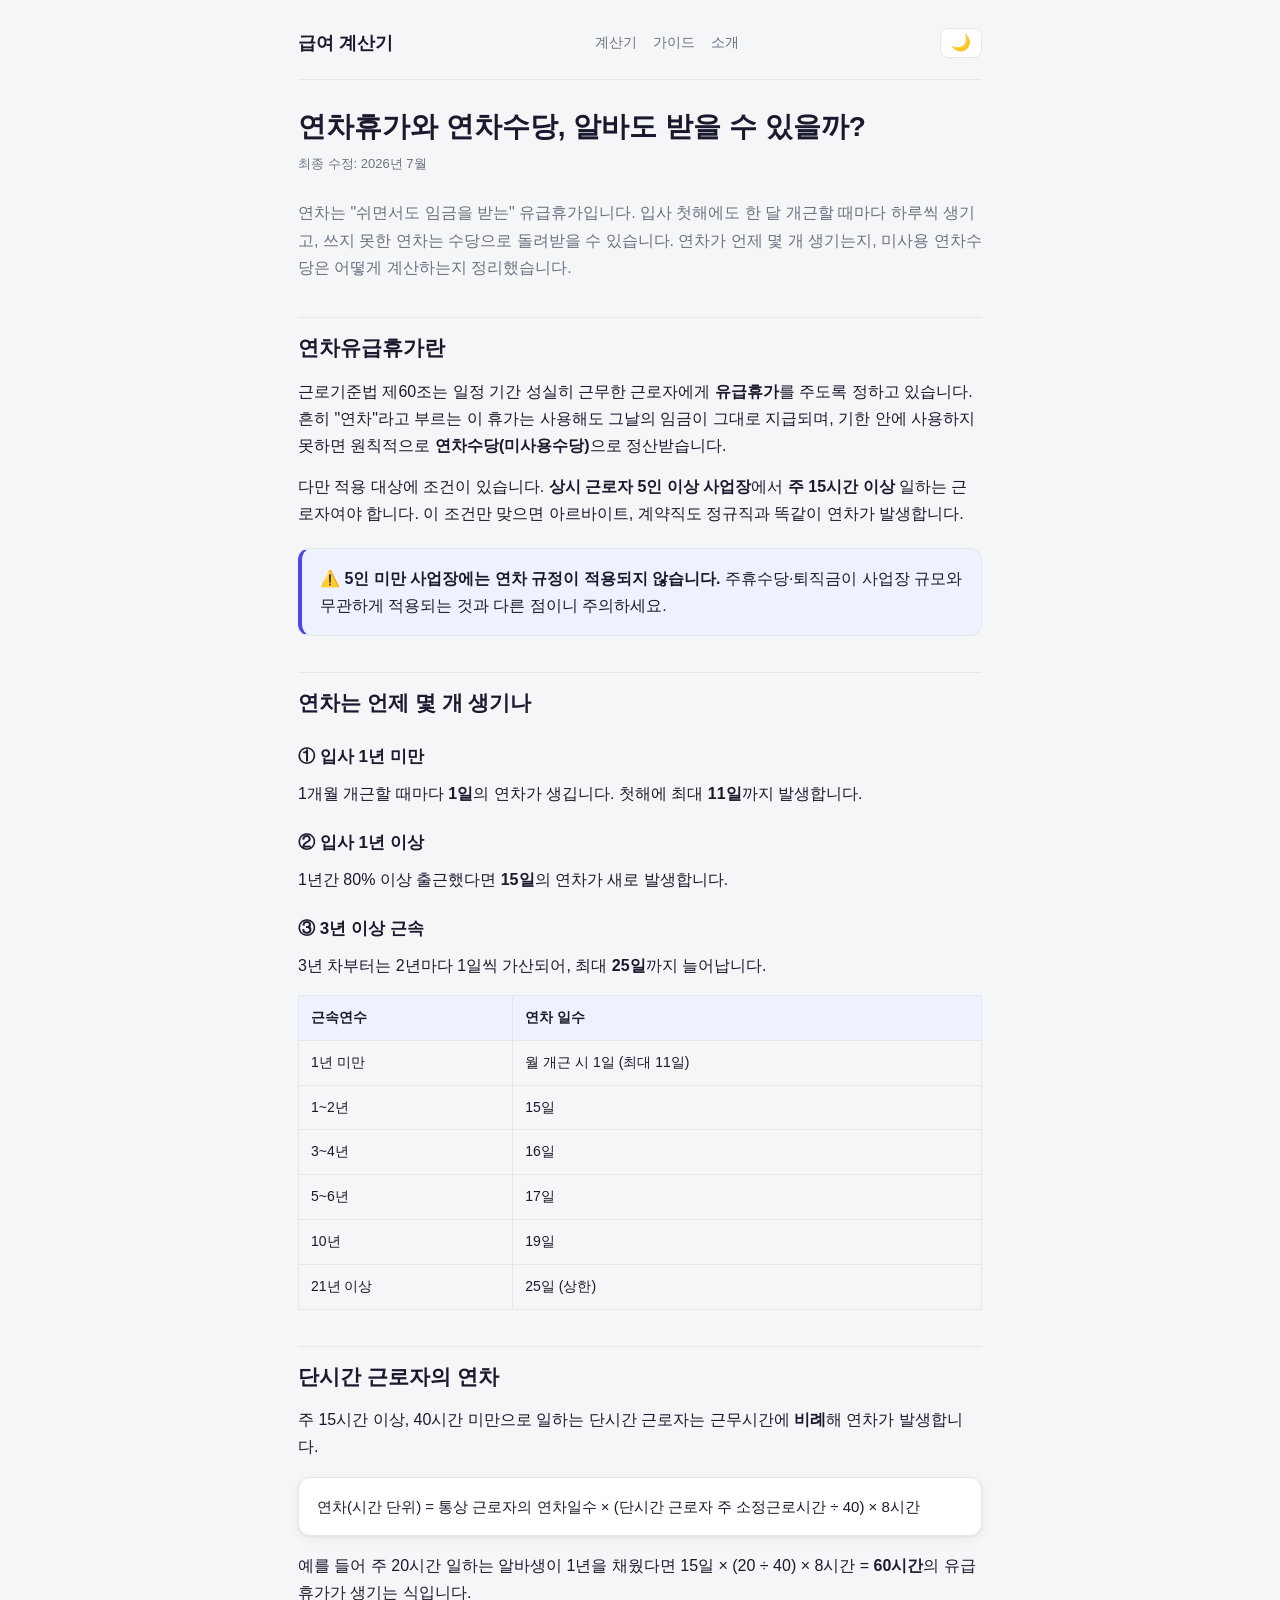
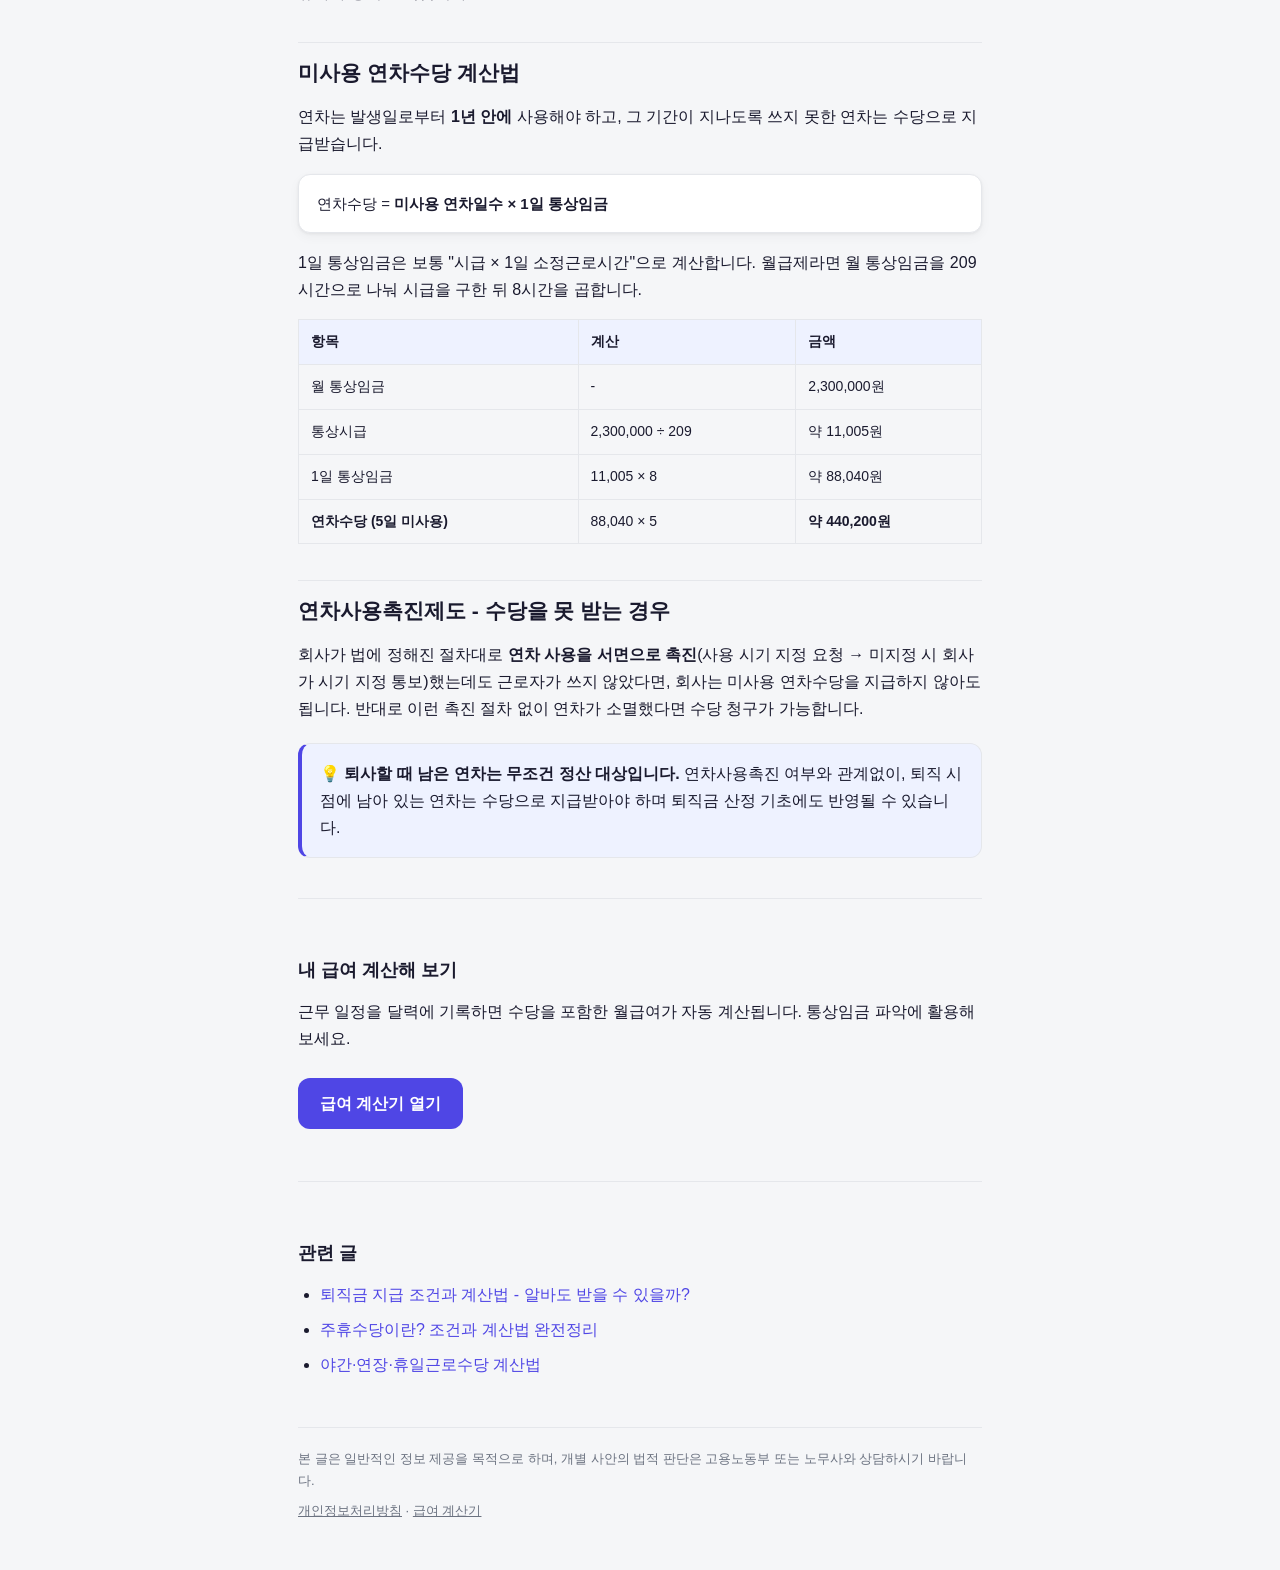
<file: guide/yeoncha-sudang.html>
<!DOCTYPE html>
<html lang="ko">
<head>
  <meta charset="UTF-8">
  <meta name="viewport" content="width=device-width, initial-scale=1.0">
  <title>연차휴가와 연차수당, 알바도 받을 수 있을까? | 급여 가이드</title>
  <meta name="description" content="연차유급휴가 발생 기준(1년 미만 월 1일, 1년 이상 15일)과 미사용 연차수당 계산법을 예시로 설명합니다. 알바 연차, 연차사용촉진제도까지 정리했습니다.">
  <meta name="keywords" content="연차, 연차수당, 연차휴가, 연차 발생 기준, 연차수당 계산법, 알바 연차">
  <meta property="og:title" content="연차휴가와 연차수당, 알바도 받을 수 있을까?">
  <meta property="og:description" content="연차 발생 기준과 미사용 연차수당 계산법을 예시로 설명합니다.">
  <meta property="og:type" content="article">
  <link rel="canonical" href="https://tttjdgus.github.io/guide/yeoncha-sudang.html">
  <link rel="stylesheet" href="../guide.css?v=2">
  <script>(function(){try{var t=localStorage.getItem("theme");if(t)document.documentElement.setAttribute("data-theme",t);}catch(e){}})();</script>
  <script async src="https://pagead2.googlesyndication.com/pagead/js/adsbygoogle.js?client=ca-pub-8778431658814007" crossorigin="anonymous"></script>
</head>
<body>
  <div class="container">
    <nav class="site-nav">
      <a href="../" class="brand">급여 계산기</a>
      <div class="nav-links">
        <a href="../">계산기</a>
        <a href="./">가이드</a>
        <a href="../about.html">소개</a>
      </div>
      <button type="button" class="theme-toggle" id="themeToggle" aria-label="다크모드 전환">🌙</button>
    </nav>

    <article>
      <h1>연차휴가와 연차수당, 알바도 받을 수 있을까?</h1>
      <p class="updated">최종 수정: 2026년 7월</p>
      <p class="lead">연차는 "쉬면서도 임금을 받는" 유급휴가입니다. 입사 첫해에도 한 달 개근할 때마다 하루씩 생기고, 쓰지 못한 연차는 수당으로 돌려받을 수 있습니다. 연차가 언제 몇 개 생기는지, 미사용 연차수당은 어떻게 계산하는지 정리했습니다.</p>

      <h2>연차유급휴가란</h2>
      <p>근로기준법 제60조는 일정 기간 성실히 근무한 근로자에게 <strong>유급휴가</strong>를 주도록 정하고 있습니다. 흔히 "연차"라고 부르는 이 휴가는 사용해도 그날의 임금이 그대로 지급되며, 기한 안에 사용하지 못하면 원칙적으로 <strong>연차수당(미사용수당)</strong>으로 정산받습니다.</p>
      <p>다만 적용 대상에 조건이 있습니다. <strong>상시 근로자 5인 이상 사업장</strong>에서 <strong>주 15시간 이상</strong> 일하는 근로자여야 합니다. 이 조건만 맞으면 아르바이트, 계약직도 정규직과 똑같이 연차가 발생합니다.</p>
      <div class="callout">
        <p>⚠️ <strong>5인 미만 사업장에는 연차 규정이 적용되지 않습니다.</strong> 주휴수당·퇴직금이 사업장 규모와 무관하게 적용되는 것과 다른 점이니 주의하세요.</p>
      </div>

      <h2>연차는 언제 몇 개 생기나</h2>
      <h3>① 입사 1년 미만</h3>
      <p>1개월 개근할 때마다 <strong>1일</strong>의 연차가 생깁니다. 첫해에 최대 <strong>11일</strong>까지 발생합니다.</p>
      <h3>② 입사 1년 이상</h3>
      <p>1년간 80% 이상 출근했다면 <strong>15일</strong>의 연차가 새로 발생합니다.</p>
      <h3>③ 3년 이상 근속</h3>
      <p>3년 차부터는 2년마다 1일씩 가산되어, 최대 <strong>25일</strong>까지 늘어납니다.</p>
      <table class="calc">
        <tr><th>근속연수</th><th>연차 일수</th></tr>
        <tr><td>1년 미만</td><td>월 개근 시 1일 (최대 11일)</td></tr>
        <tr><td>1~2년</td><td>15일</td></tr>
        <tr><td>3~4년</td><td>16일</td></tr>
        <tr><td>5~6년</td><td>17일</td></tr>
        <tr><td>10년</td><td>19일</td></tr>
        <tr><td>21년 이상</td><td>25일 (상한)</td></tr>
      </table>

      <h2>단시간 근로자의 연차</h2>
      <p>주 15시간 이상, 40시간 미만으로 일하는 단시간 근로자는 근무시간에 <strong>비례</strong>해 연차가 발생합니다.</p>
      <div class="formula">
        연차(시간 단위) = 통상 근로자의 연차일수 × (단시간 근로자 주 소정근로시간 ÷ 40) × 8시간
      </div>
      <p>예를 들어 주 20시간 일하는 알바생이 1년을 채웠다면 15일 × (20 ÷ 40) × 8시간 = <strong>60시간</strong>의 유급휴가가 생기는 식입니다.</p>

      <h2>미사용 연차수당 계산법</h2>
      <p>연차는 발생일로부터 <strong>1년 안에</strong> 사용해야 하고, 그 기간이 지나도록 쓰지 못한 연차는 수당으로 지급받습니다.</p>
      <div class="formula">
        연차수당 = <strong>미사용 연차일수 × 1일 통상임금</strong>
      </div>
      <p>1일 통상임금은 보통 "시급 × 1일 소정근로시간"으로 계산합니다. 월급제라면 월 통상임금을 209시간으로 나눠 시급을 구한 뒤 8시간을 곱합니다.</p>
      <table class="calc">
        <tr><th>항목</th><th>계산</th><th>금액</th></tr>
        <tr><td>월 통상임금</td><td>-</td><td>2,300,000원</td></tr>
        <tr><td>통상시급</td><td>2,300,000 ÷ 209</td><td>약 11,005원</td></tr>
        <tr><td>1일 통상임금</td><td>11,005 × 8</td><td>약 88,040원</td></tr>
        <tr><td><strong>연차수당 (5일 미사용)</strong></td><td>88,040 × 5</td><td><strong>약 440,200원</strong></td></tr>
      </table>

      <h2>연차사용촉진제도 - 수당을 못 받는 경우</h2>
      <p>회사가 법에 정해진 절차대로 <strong>연차 사용을 서면으로 촉진</strong>(사용 시기 지정 요청 → 미지정 시 회사가 시기 지정 통보)했는데도 근로자가 쓰지 않았다면, 회사는 미사용 연차수당을 지급하지 않아도 됩니다. 반대로 이런 촉진 절차 없이 연차가 소멸했다면 수당 청구가 가능합니다.</p>
      <div class="callout">
        <p>💡 <strong>퇴사할 때 남은 연차는 무조건 정산 대상입니다.</strong> 연차사용촉진 여부와 관계없이, 퇴직 시점에 남아 있는 연차는 수당으로 지급받아야 하며 퇴직금 산정 기초에도 반영될 수 있습니다.</p>
      </div>

      <div class="related">
        <h2>내 급여 계산해 보기</h2>
        <p>근무 일정을 달력에 기록하면 수당을 포함한 월급여가 자동 계산됩니다. 통상임금 파악에 활용해 보세요.</p>
        <a href="../" class="cta">급여 계산기 열기</a>
      </div>

      <div class="related">
        <h2>관련 글</h2>
        <ul>
          <li><a href="toejikgeum.html">퇴직금 지급 조건과 계산법 - 알바도 받을 수 있을까?</a></li>
          <li><a href="jhuhyu-sudang.html">주휴수당이란? 조건과 계산법 완전정리</a></li>
          <li><a href="yagan-yeonjang-hyuil.html">야간·연장·휴일근로수당 계산법</a></li>
        </ul>
      </div>
    </article>

    <footer class="page-footer">
      <p>본 글은 일반적인 정보 제공을 목적으로 하며, 개별 사안의 법적 판단은 고용노동부 또는 노무사와 상담하시기 바랍니다.</p>
      <p style="margin-top:8px;"><a href="../privacy.html">개인정보처리방침</a> · <a href="../">급여 계산기</a></p>
    </footer>
  </div>

  <script>
    var btn = document.getElementById("themeToggle");
    function sync(){ btn.textContent = (document.documentElement.getAttribute("data-theme")==="dark") ? "☀️" : "🌙"; }
    sync();
    btn.addEventListener("click", function(){
      var next = (document.documentElement.getAttribute("data-theme")==="dark") ? "light" : "dark";
      document.documentElement.setAttribute("data-theme", next);
      try{ localStorage.setItem("theme", next); }catch(e){}
      sync();
    });
  </script>
</body>
</html>
</file>
<file: style.css>
*,
*::before,
*::after {
  box-sizing: border-box;
  margin: 0;
  padding: 0;
}

:root {
  --bg: #f5f6f8;
  --surface: #ffffff;
  --text: #1a1a2e;
  --text-muted: #6b7280;
  --border: #e5e7eb;
  --primary: #4f46e5;
  --primary-light: #eef2ff;
  --color-work: #4f46e5;
  --color-off: #e5e7eb;
  --color-night: #7c3aed;
  --color-overtime: #ea580c;
  --color-holiday-text: #dc2626;
  --color-holiday-work-bg: #fecaca;
  --color-holiday-work-text: #991b1b;
  --color-holiday-work-border: #fca5a5;
  --color-danger-bg: #fee2e2;
  --color-danger-text: #dc2626;
  --color-danger-border: #fca5a5;
  --success: #059669;
  --radius: 12px;
  --shadow: 0 1px 3px rgba(0, 0, 0, 0.06), 0 4px 12px rgba(0, 0, 0, 0.04);
  color-scheme: light;
}

[data-theme="dark"] {
  --bg: #0f1117;
  --surface: #1a1d27;
  --text: #e8eaed;
  --text-muted: #9ca3af;
  --border: #2d3340;
  --primary: #818cf8;
  --primary-light: rgba(129, 140, 248, 0.15);
  --color-off: #2d3340;
  --color-holiday-text: #f87171;
  --color-holiday-work-bg: rgba(220, 38, 38, 0.35);
  --color-holiday-work-text: #fecaca;
  --color-holiday-work-border: #991b1b;
  --color-danger-bg: rgba(220, 38, 38, 0.2);
  --color-danger-text: #fca5a5;
  --color-danger-border: #991b1b;
  --success: #34d399;
  --shadow: 0 1px 3px rgba(0, 0, 0, 0.3), 0 4px 12px rgba(0, 0, 0, 0.25);
  color-scheme: dark;
}

body {
  font-family: -apple-system, BlinkMacSystemFont, "Segoe UI", Roboto, "Noto Sans KR", sans-serif;
  background: var(--bg);
  color: var(--text);
  line-height: 1.5;
  min-height: 100vh;
  -webkit-font-smoothing: antialiased;
}

.container {
  max-width: 520px;
  margin: 0 auto;
  padding: 24px 16px 32px;
}

header {
  text-align: center;
  margin-bottom: 20px;
}

.header-row {
  display: flex;
  align-items: center;
  justify-content: center;
  gap: 12px;
  position: relative;
}

.header-row h1 {
  margin: 0;
}

.theme-toggle {
  position: absolute;
  right: 0;
  width: 40px;
  height: 40px;
  border: 1.5px solid var(--border);
  border-radius: 10px;
  background: var(--surface);
  cursor: pointer;
  display: flex;
  align-items: center;
  justify-content: center;
  box-shadow: var(--shadow);
  transition: background 0.15s, border-color 0.15s;
}

.theme-toggle:hover {
  border-color: var(--primary);
  background: var(--primary-light);
}

.theme-icon {
  font-size: 1.125rem;
  line-height: 1;
}

.theme-icon-sun {
  display: none;
}

[data-theme="dark"] .theme-icon-moon {
  display: none;
}

[data-theme="dark"] .theme-icon-sun {
  display: inline;
}

.tab-nav {
  background: var(--surface);
  display: flex;
  gap: 8px;
  padding: 6px;
  border-radius: var(--radius);
  box-shadow: var(--shadow);
  margin-bottom: 20px;
}

.tab-btn {
  flex: 1;
  padding: 11px 12px;
  border: none;
  border-radius: 8px;
  background: transparent;
  font-size: 0.9375rem;
  font-weight: 600;
  color: var(--text-muted);
  cursor: pointer;
  transition: background 0.15s, color 0.15s, box-shadow 0.15s;
}

.tab-btn:hover {
  color: var(--text);
  background: var(--bg);
}

.tab-btn.active {
  background: var(--primary);
  color: #fff;
  box-shadow: 0 2px 8px rgba(79, 70, 229, 0.25);
}

.tab-panel {
  display: none;
}

.tab-panel.active {
  display: block;
}

.coming-soon {
  text-align: center;
  padding: 48px 24px;
}

.coming-soon-icon {
  font-size: 2.5rem;
  display: block;
  margin-bottom: 12px;
}

.coming-soon h2 {
  font-size: 1.25rem;
  font-weight: 700;
  margin-bottom: 8px;
}

.coming-soon p {
  font-size: 0.875rem;
  color: var(--text-muted);
}

header h1 {
  font-size: 1.5rem;
  font-weight: 700;
  letter-spacing: -0.02em;
}

.subtitle {
  margin-top: 6px;
  font-size: 0.875rem;
  color: var(--text-muted);
}

.job-bar {
  padding: 12px;
}

.job-nav {
  display: flex;
  align-items: center;
  gap: 8px;
}

.job-tabs {
  display: flex;
  flex: 1;
  gap: 6px;
  overflow-x: auto;
  scrollbar-width: none;
  -ms-overflow-style: none;
  padding: 2px 0;
}

.job-tabs::-webkit-scrollbar {
  display: none;
}

.job-tab {
  flex-shrink: 0;
  padding: 8px 14px;
  border: 1.5px solid var(--border);
  border-radius: 8px;
  background: var(--bg);
  font-size: 0.8125rem;
  font-weight: 600;
  color: var(--text-muted);
  cursor: pointer;
  transition: background 0.15s, border-color 0.15s, color 0.15s;
  max-width: 120px;
  overflow: hidden;
  text-overflow: ellipsis;
  white-space: nowrap;
}

.job-tab:hover {
  border-color: var(--primary);
  color: var(--text);
}

.job-tab.active {
  background: var(--primary-light);
  border-color: var(--primary);
  color: var(--primary);
}

.add-job-btn {
  flex-shrink: 0;
  padding: 8px 12px;
  border: 1.5px dashed var(--border);
  border-radius: 8px;
  background: transparent;
  font-size: 0.8125rem;
  font-weight: 600;
  color: var(--primary);
  cursor: pointer;
  transition: background 0.15s, border-color 0.15s;
}

.add-job-btn:hover {
  background: var(--primary-light);
  border-color: var(--primary);
}

.job-tab-wrap {
  display: flex;
  align-items: center;
  flex-shrink: 0;
  gap: 2px;
}

.job-tab-wrap.active .job-tab {
  background: var(--primary-light);
  border-color: var(--primary);
  color: var(--primary);
}

.job-tab-delete {
  width: 22px;
  height: 22px;
  border: none;
  border-radius: 6px;
  background: transparent;
  color: var(--text-muted);
  font-size: 1rem;
  line-height: 1;
  cursor: pointer;
  flex-shrink: 0;
  transition: background 0.15s, color 0.15s;
}

.job-tab-delete:hover {
  background: var(--color-danger-bg);
  color: var(--color-danger-text);
}

.calendar-actions {
  display: flex;
  gap: 8px;
  margin-bottom: 14px;
}

.copy-pattern-btn,
.reset-month-btn {
  flex: 1;
  padding: 10px 8px;
  border: 1.5px solid var(--border);
  border-radius: 8px;
  background: var(--bg);
  font-size: 0.75rem;
  font-weight: 600;
  color: var(--text);
  cursor: pointer;
  transition: background 0.15s, border-color 0.15s;
}

.copy-pattern-btn:hover {
  background: var(--primary-light);
  border-color: var(--primary);
  color: var(--primary);
}

.reset-month-btn:hover {
  background: var(--color-danger-bg);
  border-color: var(--color-danger-border);
  color: var(--color-danger-text);
}

.tax-options {
  margin-bottom: 16px;
  padding-bottom: 16px;
  border-bottom: 1px solid var(--border);
}

.tax-label {
  display: block;
  font-size: 0.8125rem;
  font-weight: 600;
  color: var(--text-muted);
  margin-bottom: 10px;
}

.tax-radio-group {
  display: flex;
  flex-direction: column;
  gap: 8px;
}

.tax-radio {
  display: flex;
  align-items: center;
  gap: 8px;
  font-size: 0.875rem;
  cursor: pointer;
}

.tax-radio input[type="radio"] {
  accent-color: var(--primary);
  width: 16px;
  height: 16px;
}

.pay-row.net {
  margin-top: 4px;
  padding-top: 10px;
  border-top: 1px dashed var(--border);
  font-size: 1rem;
  font-weight: 700;
  color: var(--success);
}

.deduction-section {
  margin-top: 4px;
}

.card {
  background: var(--surface);
  border-radius: var(--radius);
  padding: 18px;
  box-shadow: var(--shadow);
  margin-bottom: 16px;
}

.section-title {
  font-size: 0.9375rem;
  font-weight: 700;
  margin-bottom: 14px;
  letter-spacing: -0.01em;
}

.input-group {
  margin-bottom: 14px;
}

.input-group:last-child {
  margin-bottom: 0;
}

.input-group label {
  display: block;
  font-size: 0.8125rem;
  font-weight: 600;
  color: var(--text-muted);
  margin-bottom: 6px;
}

.input-group input[type="number"],
.input-group input[type="text"],
.input-group input[type="time"],
.input-group input.time-input-24,
.input-group textarea,
.input-group select {
  width: 100%;
  padding: 11px 13px;
  font-size: 1rem;
  font-weight: 500;
  border: 1.5px solid var(--border);
  border-radius: 8px;
  background: var(--bg);
  color: var(--text);
  transition: border-color 0.15s, box-shadow 0.15s;
  appearance: textfield;
  -moz-appearance: textfield;
}

.input-group input[type="number"]::-webkit-outer-spin-button,
.input-group input[type="number"]::-webkit-inner-spin-button {
  appearance: none;
  -webkit-appearance: none;
  margin: 0;
}

.input-group input:focus,
.input-group textarea:focus,
.input-group select:focus {
  outline: none;
  border-color: var(--primary);
  box-shadow: 0 0 0 3px var(--primary-light);
  background: var(--surface);
}

.input-group textarea {
  resize: vertical;
  min-height: 80px;
  font-family: inherit;
}

.checkbox-row {
  display: flex;
  align-items: flex-start;
  gap: 10px;
  font-size: 0.875rem;
  color: var(--text);
  cursor: pointer;
  margin-top: 4px;
}

.checkbox-row input[type="checkbox"] {
  width: 18px;
  height: 18px;
  margin-top: 2px;
  accent-color: var(--primary);
  flex-shrink: 0;
}

.time-row {
  display: flex;
  align-items: flex-end;
  gap: 8px;
  margin-bottom: 14px;
}

.time-row .input-group {
  flex: 1;
  margin-bottom: 0;
}

.time-sep {
  padding-bottom: 12px;
  color: var(--text-muted);
  font-weight: 600;
}

.hint {
  font-size: 0.75rem;
  color: var(--text-muted);
  margin-top: 8px;
}

/* Collapsible */
.collapsible .collapse-toggle {
  width: 100%;
  display: flex;
  align-items: center;
  justify-content: space-between;
  background: none;
  border: none;
  padding: 0;
  cursor: pointer;
  color: inherit;
}

.collapsible .section-title {
  margin-bottom: 0;
}

.collapse-icon {
  font-size: 0.75rem;
  color: var(--text-muted);
  transition: transform 0.2s;
}

.collapse-toggle[aria-expanded="true"] .collapse-icon {
  transform: rotate(180deg);
}

.collapse-body {
  margin-top: 14px;
}

.color-grid {
  display: grid;
  grid-template-columns: repeat(2, 1fr);
  gap: 10px;
}

.color-item {
  display: flex;
  align-items: center;
  justify-content: space-between;
  font-size: 0.8125rem;
  font-weight: 500;
  padding: 8px 10px;
  background: var(--bg);
  border-radius: 8px;
  cursor: pointer;
}

.color-item input[type="color"] {
  width: 36px;
  height: 28px;
  border: none;
  padding: 0;
  background: none;
  cursor: pointer;
}

/* Calendar */
.calendar-section {
  padding: 16px 12px;
}

.calendar-header {
  display: flex;
  align-items: center;
  justify-content: space-between;
  margin-bottom: 16px;
  padding: 0 4px;
}

.calendar-hint {
  text-align: center;
  font-size: 12px;
  color: var(--text-muted);
  margin: -8px 0 12px 0;
  padding: 0 4px;
}

.calendar-title {
  font-size: 1.0625rem;
  font-weight: 700;
}

.nav-btn {
  width: 36px;
  height: 36px;
  border: 1.5px solid var(--border);
  border-radius: 8px;
  background: var(--bg);
  font-size: 1.25rem;
  line-height: 1;
  cursor: pointer;
  color: var(--text);
  transition: background 0.15s;
}

.nav-btn:hover {
  background: var(--primary-light);
  border-color: var(--primary);
  color: var(--primary);
}

.calendar-weekdays {
  display: grid;
  grid-template-columns: repeat(7, 1fr);
  text-align: center;
  font-size: 0.6875rem;
  font-weight: 600;
  color: var(--text-muted);
  margin-bottom: 6px;
}

.calendar-weekdays span:first-child,
.calendar-weekdays span:last-child {
  color: var(--color-holiday-text);
}

.calendar-grid {
  display: grid;
  grid-template-columns: repeat(7, 1fr);
  gap: 6px; /* 터치 미스 방지를 위해 간격 살짝 넓힘 */
}

.cal-cell {
  aspect-ratio: auto;
  min-height: 64px; /* 변경점: 터치 영역 확장 (52px -> 64px) */
  border: 1.5px solid transparent;
  border-radius: 8px;
  background: var(--color-off);
  padding: 4px; /* 안쪽 여백 확장 */
  cursor: pointer;
  display: flex;
  flex-direction: column;
  align-items: center;
  justify-content: center;
  gap: 2px;
  transition: transform 0.1s, box-shadow 0.15s;
  position: relative;
  user-select: none;
  -webkit-tap-highlight-color: transparent;
}

.cal-cell:active {
  transform: scale(0.95);
}

.cal-cell.other-month {
  opacity: 0.35;
}

.cal-cell.selected {
  border-color: var(--primary);
  box-shadow: 0 0 0 2px var(--primary-light);
}

.cal-cell.type-work {
  background: color-mix(in srgb, var(--color-work) 18%, transparent); /* 다크모드 호환을 위해 투명도 mix로 변경 */
  color: var(--color-work);
}

.cal-cell.type-night {
  background: color-mix(in srgb, var(--color-night) 22%, transparent);
  color: var(--color-night);
}

.time-input-24 {
  font-variant-numeric: tabular-nums;
  letter-spacing: 0.02em;
  text-align: center;
}

.cal-cell.type-holiday-work {
  background: var(--color-holiday-work-bg) !important;
  color: var(--color-holiday-work-text);
  border-color: var(--color-holiday-work-border);
}

.cal-cell.type-holiday-work .cal-day-num {
  color: var(--color-holiday-work-text);
  font-weight: 700;
}

.cal-cell.type-overtime {
  background: color-mix(in srgb, var(--color-overtime) 22%, transparent);
  color: var(--color-overtime);
}

.cal-cell.is-holiday:not(.type-holiday-work) .cal-day-num {
  color: var(--color-holiday-text);
  font-weight: 700;
}

.cal-day-num {
  font-size: 0.8125rem;
  font-weight: 600;
  line-height: 1.2;
}

.cal-hours {
  font-size: 0.5rem;
  font-weight: 500;
  opacity: 0.7;
  line-height: 1;
}

.cal-time-range {
  font-size: 0.5625rem;
  font-weight: 700;
  line-height: 1.1;
  letter-spacing: -0.02em;
}

.cal-memo-dot {
  position: absolute;
  top: 4px;
  right: 4px;
  width: 5px;
  height: 5px;
  border-radius: 50%;
  background: var(--primary);
}

.calendar-legend {
  display: flex;
  flex-wrap: wrap;
  gap: 10px 14px;
  justify-content: center;
  margin-top: 14px;
  font-size: 0.6875rem;
  color: var(--text-muted);
}

.calendar-legend span {
  display: flex;
  align-items: center;
  gap: 4px;
}

.dot {
  width: 10px;
  height: 10px;
  border-radius: 3px;
  display: inline-block;
}

.dot.work { background: var(--color-work); }
.dot.off { background: var(--color-off); border: 1px solid var(--border); }
.dot.night { background: var(--color-night); }
.dot.overtime { background: var(--color-overtime); }
.dot.holiday-work { background: var(--color-holiday-work-bg); border: 1px solid var(--color-holiday-work-border); }
.dot.holiday { background: var(--color-holiday-text); }

/* Day detail */
.day-detail {
  border: 1.5px solid var(--primary-light);
}

/* Stats */
.stats-grid {
  display: grid;
  grid-template-columns: repeat(2, 1fr);
  gap: 10px;
  margin-bottom: 16px;
}

.stat-item {
  background: var(--bg);
  border-radius: 8px;
  padding: 12px;
}

.stat-label {
  display: block;
  font-size: 0.75rem;
  font-weight: 600;
  color: var(--text-muted);
  margin-bottom: 2px;
}

.stat-value {
  font-size: 1.0625rem;
  font-weight: 700;
}

.pay-breakdown {
  border-top: 1px solid var(--border);
  padding-top: 14px;
}

.pay-row {
  display: flex;
  justify-content: space-between;
  align-items: center;
  padding: 7px 0;
  font-size: 0.875rem;
}

.pay-row.total {
  margin-top: 8px;
  padding-top: 12px;
  border-top: 1.5px solid var(--border);
  font-size: 1.125rem;
  font-weight: 700;
  color: var(--primary);
}

/* Feedback */
.feedback-section {
  margin-top: 8px;
}

.feedback-desc {
  font-size: 0.8125rem;
  color: var(--text-muted);
  margin: -6px 0 14px;
}

.feedback-form {
  margin-bottom: 12px;
}

.feedback-status {
  padding: 12px 14px;
  border-radius: 8px;
  font-size: 0.875rem;
  font-weight: 500;
  margin-bottom: 14px;
}

.feedback-success {
  background: color-mix(in srgb, var(--success) 15%, transparent);
  color: var(--success);
  border: 1px solid color-mix(in srgb, var(--success) 35%, transparent);
}

.feedback-error {
  background: var(--color-danger-bg);
  color: var(--color-danger-text);
  border: 1px solid var(--color-danger-border);
}

.feedback-submit:disabled {
  opacity: 0.6;
  cursor: not-allowed;
}

.feedback-submit {
  width: 100%;
  padding: 12px;
  border: none;
  border-radius: 8px;
  background: var(--primary);
  color: #fff;
  font-size: 0.9375rem;
  font-weight: 600;
  cursor: pointer;
  transition: opacity 0.15s;
}

.feedback-submit:hover {
  opacity: 0.9;
}

.feedback-list {
  list-style: none;
  display: flex;
  flex-direction: column;
  gap: 10px;
}

.feedback-list:empty::after {
  content: "아직 등록된 피드백이 없습니다.";
  display: block;
  text-align: center;
  font-size: 0.8125rem;
  color: var(--text-muted);
  padding: 20px 0;
}

.feedback-item {
  background: var(--bg);
  border: 1px solid var(--border);
  border-radius: 8px;
  padding: 12px 14px;
}

.feedback-item-header {
  display: flex;
  justify-content: space-between;
  align-items: center;
  gap: 8px;
  margin-bottom: 6px;
}

.feedback-author {
  font-size: 0.8125rem;
  font-weight: 700;
  color: var(--text);
}

.feedback-date {
  font-size: 0.6875rem;
  color: var(--text-muted);
  flex-shrink: 0;
}

.feedback-message {
  font-size: 0.875rem;
  color: var(--text);
  line-height: 1.5;
  white-space: pre-wrap;
  word-break: break-word;
}

.feedback-delete {
  margin-top: 8px;
  padding: 4px 10px;
  border: 1px solid var(--border);
  border-radius: 6px;
  background: transparent;
  font-size: 0.75rem;
  color: var(--text-muted);
  cursor: pointer;
  transition: background 0.15s, color 0.15s;
}

.feedback-delete:hover {
  background: var(--color-danger-bg);
  color: var(--color-danger-text);
  border-color: var(--color-danger-border);
}

.feedback-note {
  margin-top: 12px;
  text-align: center;
}

footer {
  margin-top: 20px;
  text-align: center;
}

footer p {
  font-size: 0.6875rem;
  color: var(--text-muted);
  line-height: 1.6;
}

@media (min-width: 480px) {
  .container {
    padding-top: 40px;
  }

  header h1 {
    font-size: 1.75rem;
  }

  .cal-cell {
    min-height: 72px; /* 큰 화면에서는 더 넓게 배치 */
  }

  .cal-time-range {
    font-size: 0.625rem;
  }

  .cal-hours {
    font-size: 0.5625rem;
  }
}

@media (max-width: 360px) {
  .cal-cell {
    min-height: 56px;
    border-radius: 6px;
  }

  .cal-time-range {
    font-size: 0.5rem;
  }

  .cal-day-num {
    font-size: 0.75rem;
  }

  .cal-hours {
    font-size: 0.5rem;
  }
}

/* 법적 정보 섹션 및 모달 스타일 */
.legal-section {
  padding: 12px 16px;
  margin-top: 10px;
}

.legal-nav {
  display: flex;
  gap: 16px;
  justify-content: center;
}

.legal-link {
  color: var(--primary);
  text-decoration: none;
  font-size: 13px;
  cursor: pointer;
}

.legal-link:hover {
  text-decoration: underline;
}

.modal {
  position: fixed;
  top: 0;
  left: 0;
  width: 100%;
  height: 100%;
  background: rgba(0, 0, 0, 0.5);
  display: none;
  align-items: center;
  justify-content: center;
  z-index: 1000;
}

.modal:not([hidden]) {
  display: flex;
}

.modal-content {
  background: var(--bg);
  border-radius: 12px;
  padding: 30px;
  max-width: 600px;
  max-height: 80vh;
  overflow-y: auto;
  position: relative;
}

.modal-close {
  position: absolute;
  top: 15px;
  right: 15px;
  font-size: 24px;
  border: none;
  background: none;
  cursor: pointer;
  color: var(--text-muted);
}

.modal-close:hover {
  color: var(--text);
}

.modal-body h3 {
  margin-top: 15px;
  margin-bottom: 10px;
  font-size: 14px;
  color: var(--text);
}

.modal-body p {
  font-size: 13px;
  color: var(--text-muted);
  line-height: 1.6;
  margin-bottom: 10px;
}

.modal-footer {
  display: flex;
  justify-content: flex-end;
  gap: 10px;
  margin-top: 20px;
  padding-top: 15px;
  border-top: 1px solid var(--border);
}


.modal-close-btn {
  font-size: 13px;
  padding: 8px 16px;
  background: var(--primary);
  color: white;
  border: none;
  border-radius: 8px;
  cursor: pointer;
}

.modal-close-btn:hover {
  opacity: 0.9;
}

.modal-dont-container {
  display: flex;
  align-items: center;
  gap: 8px;
  cursor: pointer;
  font-size: 13px;
  color: var(--text);
}

.modal-dont-checkbox {
  width: 16px;
  height: 16px;
  cursor: pointer;
  margin-right: 6px;
}
/* 사용법 · FAQ */
.faq-item {
  border-bottom: 1px solid var(--border);
}

.faq-item:last-of-type {
  border-bottom: none;
}

.faq-item summary {
  cursor: pointer;
  padding: 12px 4px;
  font-size: 0.9375rem;
  font-weight: 500;
  list-style: none;
  position: relative;
  padding-right: 26px;
}

.faq-item summary::-webkit-details-marker {
  display: none;
}

.faq-item summary::after {
  content: "▾";
  position: absolute;
  right: 6px;
  color: var(--text-muted);
  transition: transform 0.15s;
}

.faq-item[open] summary::after {
  transform: rotate(180deg);
}

.faq-item summary:hover {
  color: var(--primary);
}

.faq-body {
  padding: 0 4px 14px;
  font-size: 0.875rem;
  color: var(--text-muted);
  line-height: 1.7;
}

.faq-body a {
  color: var(--primary);
}

.faq-body ol {
  margin: 0 0 0 20px;
}

.faq-body li {
  margin-bottom: 6px;
}

.faq-body strong {
  color: var(--text);
}
</file>
<file: guide.css>
*,
*::before,
*::after {
  box-sizing: border-box;
  margin: 0;
  padding: 0;
}

:root {
  --bg: #f5f6f8;
  --surface: #ffffff;
  --text: #1a1a2e;
  --text-muted: #6b7280;
  --border: #e5e7eb;
  --primary: #4f46e5;
  --primary-light: #eef2ff;
  --success: #059669;
  --radius: 12px;
  --shadow: 0 1px 3px rgba(0, 0, 0, 0.06), 0 4px 12px rgba(0, 0, 0, 0.04);
  color-scheme: light;
}

[data-theme="dark"] {
  --bg: #0f1117;
  --surface: #1a1d27;
  --text: #e8eaed;
  --text-muted: #9ca3af;
  --border: #2d3340;
  --primary: #818cf8;
  --primary-light: rgba(129, 140, 248, 0.15);
  --success: #34d399;
  --shadow: 0 1px 3px rgba(0, 0, 0, 0.3), 0 4px 12px rgba(0, 0, 0, 0.25);
  color-scheme: dark;
}

body {
  font-family: -apple-system, BlinkMacSystemFont, "Segoe UI", Roboto, "Noto Sans KR", sans-serif;
  background: var(--bg);
  color: var(--text);
  line-height: 1.7;
  min-height: 100vh;
  -webkit-font-smoothing: antialiased;
}

.container {
  max-width: 720px;
  margin: 0 auto;
  padding: 24px 18px 48px;
}

.site-nav {
  display: flex;
  align-items: center;
  justify-content: space-between;
  gap: 12px;
  padding: 4px 0 20px;
  border-bottom: 1px solid var(--border);
  margin-bottom: 28px;
}

.site-nav a.brand {
  font-weight: 700;
  font-size: 18px;
  color: var(--text);
  text-decoration: none;
}

.site-nav .nav-links {
  display: flex;
  gap: 16px;
}

.site-nav .nav-links a {
  color: var(--text-muted);
  text-decoration: none;
  font-size: 14px;
}

.site-nav .nav-links a:hover {
  color: var(--primary);
}

.theme-toggle {
  background: var(--surface);
  border: 1px solid var(--border);
  border-radius: 8px;
  padding: 6px 10px;
  cursor: pointer;
  font-size: 16px;
  line-height: 1;
  color: var(--text);
}

article h1 {
  font-size: 28px;
  line-height: 1.35;
  margin-bottom: 8px;
}

article .lead {
  color: var(--text-muted);
  font-size: 16px;
  margin-bottom: 28px;
}

article h2 {
  font-size: 21px;
  margin: 36px 0 12px;
  padding-top: 12px;
  border-top: 1px solid var(--border);
}

article h3 {
  font-size: 17px;
  margin: 22px 0 8px;
}

article p {
  margin-bottom: 14px;
}

article ul,
article ol {
  margin: 0 0 16px 22px;
}

article li {
  margin-bottom: 8px;
}

article strong {
  color: var(--text);
}

.callout {
  background: var(--primary-light);
  border: 1px solid var(--border);
  border-left: 4px solid var(--primary);
  border-radius: var(--radius);
  padding: 16px 18px;
  margin: 20px 0;
}

.callout p:last-child {
  margin-bottom: 0;
}

.formula {
  background: var(--surface);
  border: 1px solid var(--border);
  border-radius: var(--radius);
  padding: 16px 18px;
  margin: 16px 0;
  font-size: 15px;
  box-shadow: var(--shadow);
}

table.calc {
  width: 100%;
  border-collapse: collapse;
  margin: 16px 0;
  font-size: 14px;
}

table.calc th,
table.calc td {
  border: 1px solid var(--border);
  padding: 10px 12px;
  text-align: left;
}

table.calc th {
  background: var(--primary-light);
}

.cta {
  display: inline-block;
  background: var(--primary);
  color: #fff;
  text-decoration: none;
  padding: 12px 22px;
  border-radius: var(--radius);
  font-weight: 600;
  margin: 12px 0;
}

.related {
  margin-top: 40px;
  padding-top: 20px;
  border-top: 1px solid var(--border);
}

.related h2 {
  border-top: none;
  padding-top: 0;
  font-size: 18px;
}

.related a {
  color: var(--primary);
  text-decoration: none;
}

/* .related a 규칙이 .cta의 흰 글자색을 덮어쓰지 않도록 우선순위 확보 */
.related a.cta {
  color: #fff;
}

.card-list {
  list-style: none;
  margin: 0;
  display: grid;
  gap: 12px;
}

.card-list li {
  margin: 0;
}

.card-list a {
  display: block;
  background: var(--surface);
  border: 1px solid var(--border);
  border-radius: var(--radius);
  padding: 18px 20px;
  text-decoration: none;
  color: var(--text);
  box-shadow: var(--shadow);
}

.card-list a:hover {
  border-color: var(--primary);
}

.card-list .title {
  font-weight: 600;
  font-size: 16px;
  margin-bottom: 4px;
}

.card-list .desc {
  color: var(--text-muted);
  font-size: 14px;
}

footer.page-footer {
  margin-top: 48px;
  padding-top: 20px;
  border-top: 1px solid var(--border);
  color: var(--text-muted);
  font-size: 13px;
}

footer.page-footer a {
  color: var(--text-muted);
}

.updated {
  color: var(--text-muted);
  font-size: 13px;
  margin-bottom: 24px;
}
</file>
